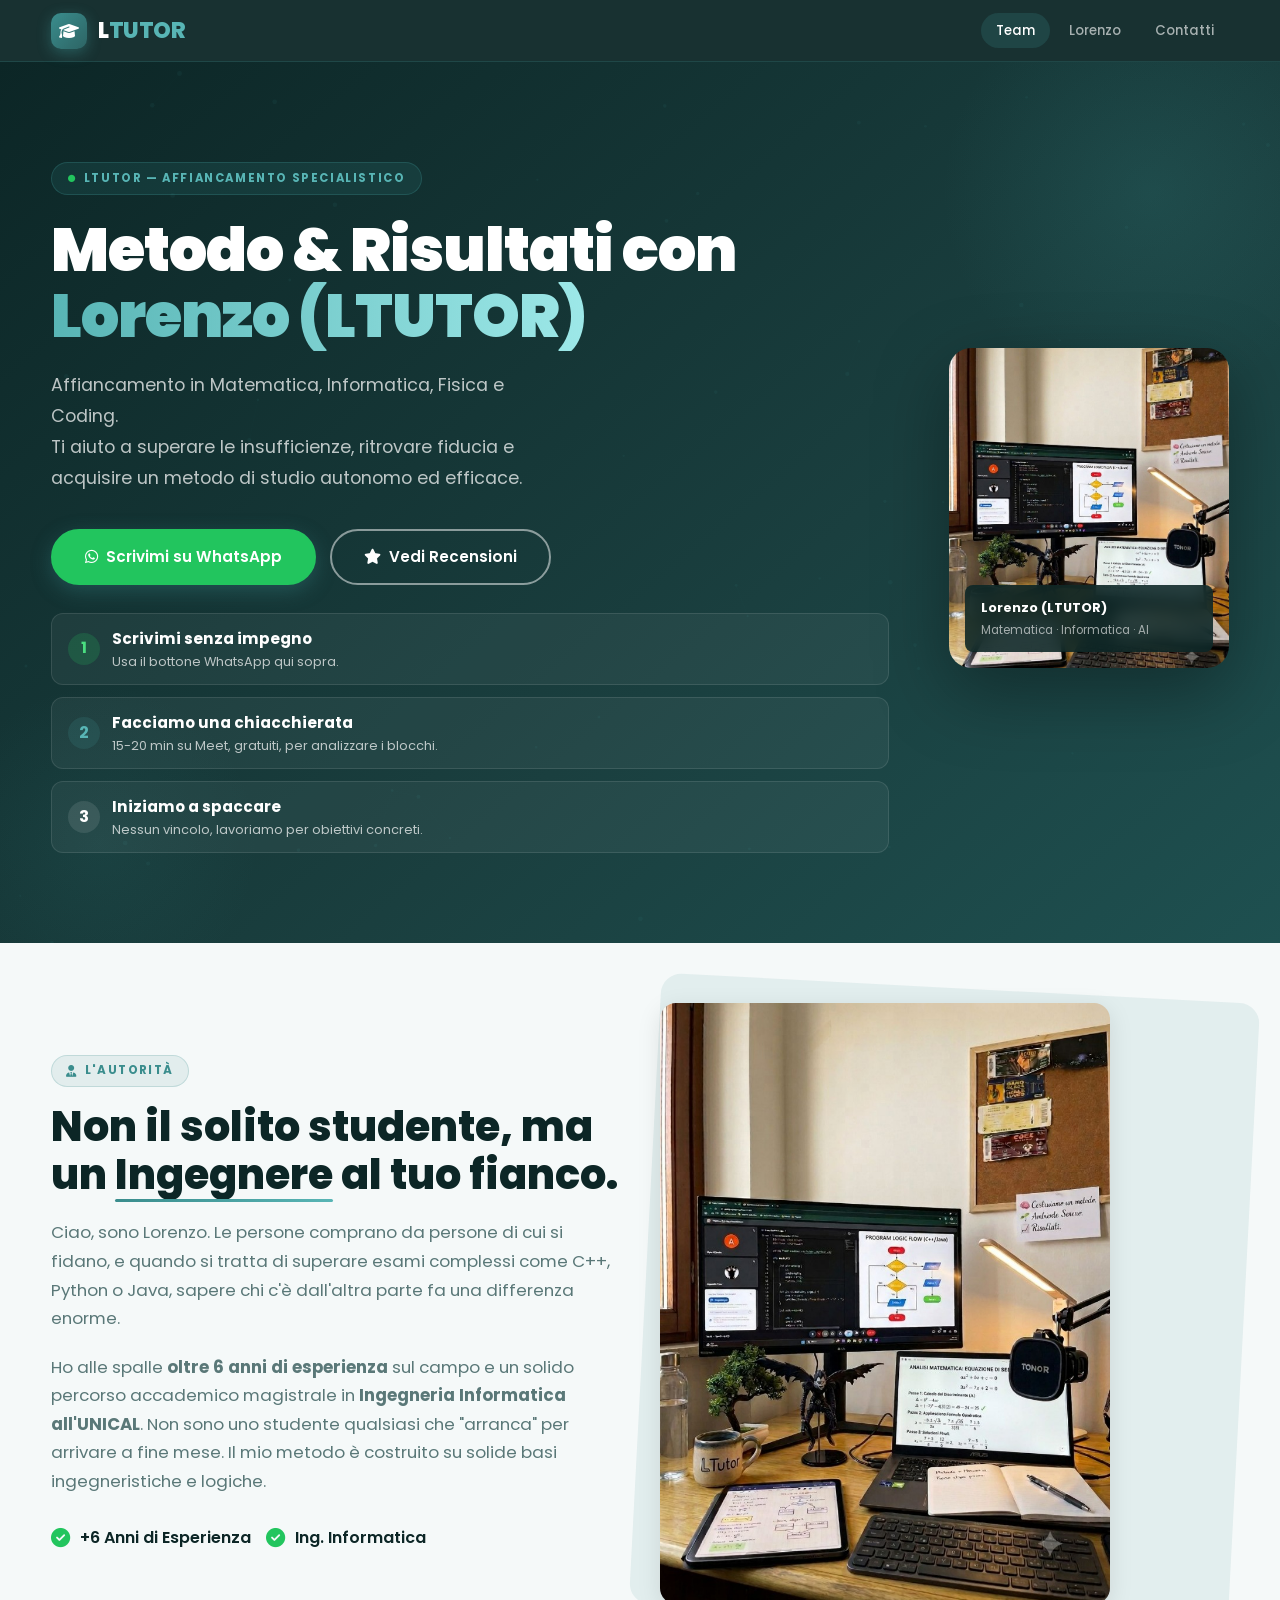
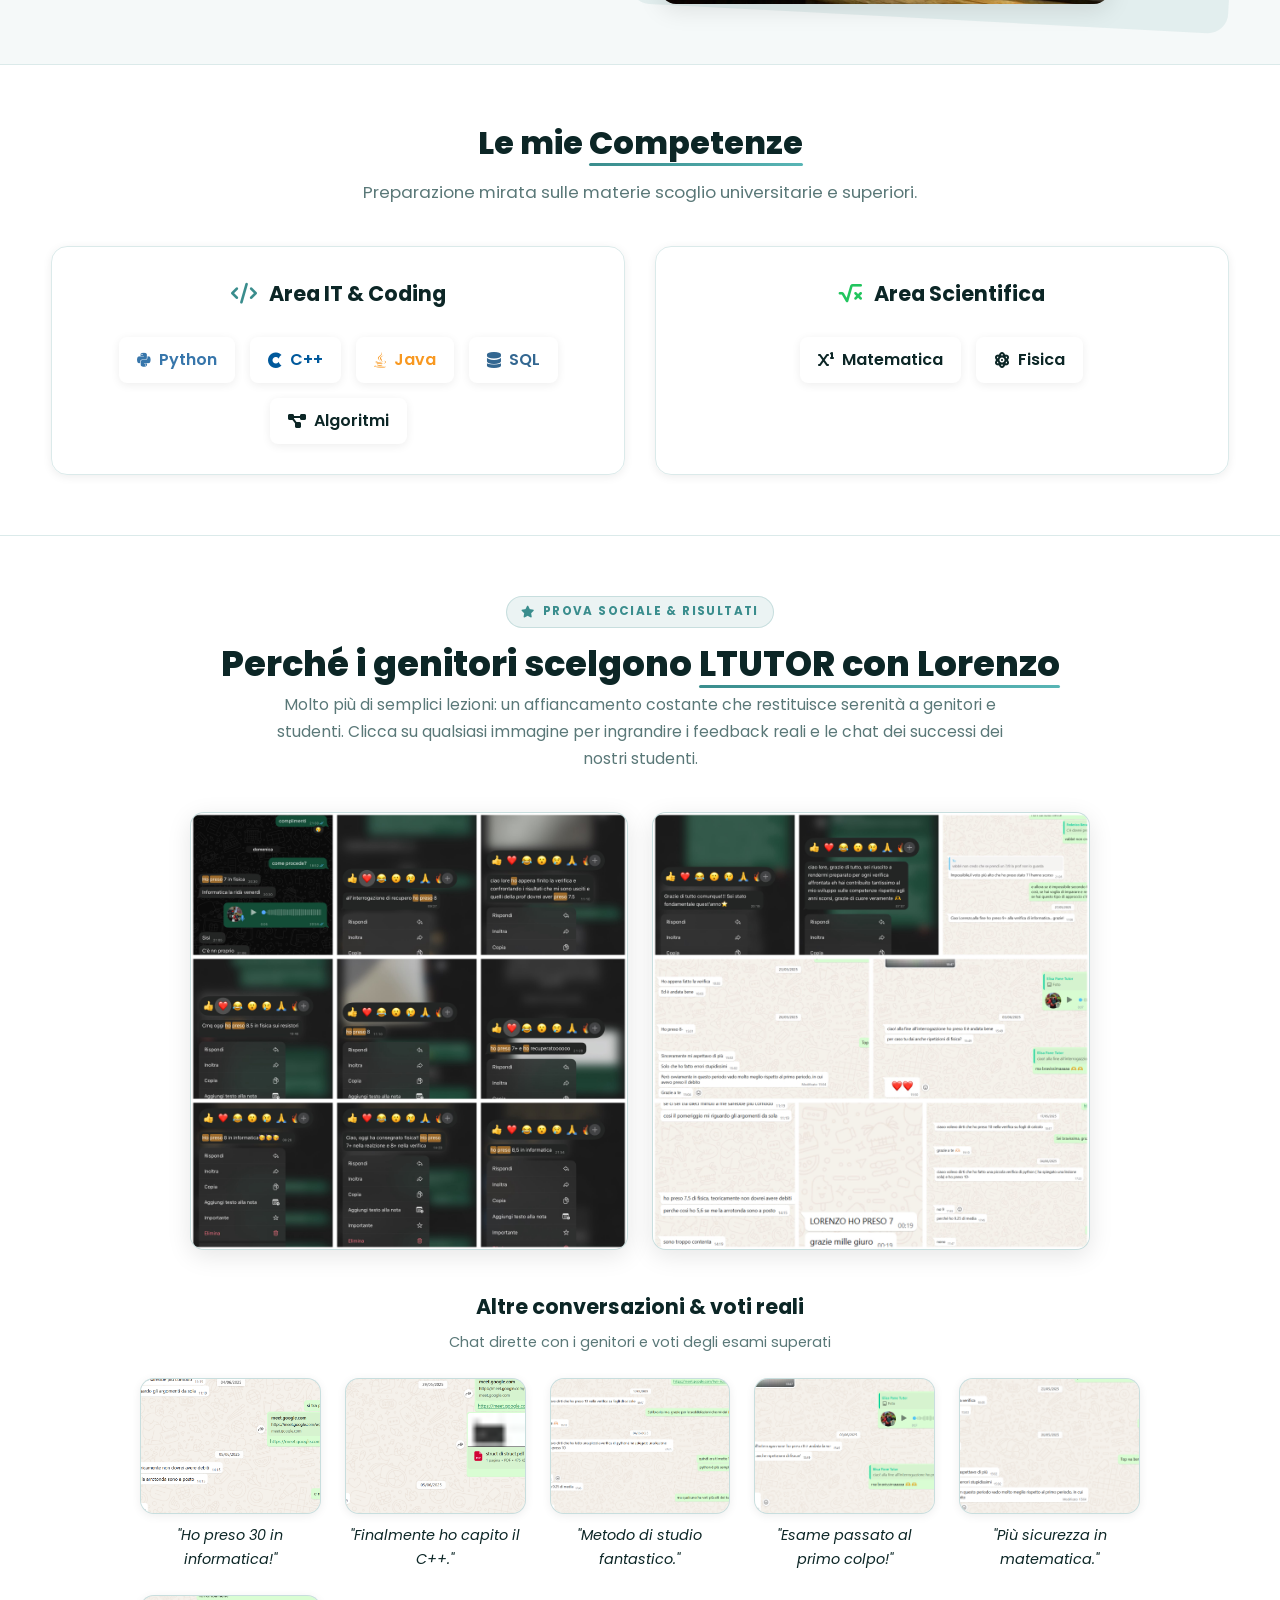
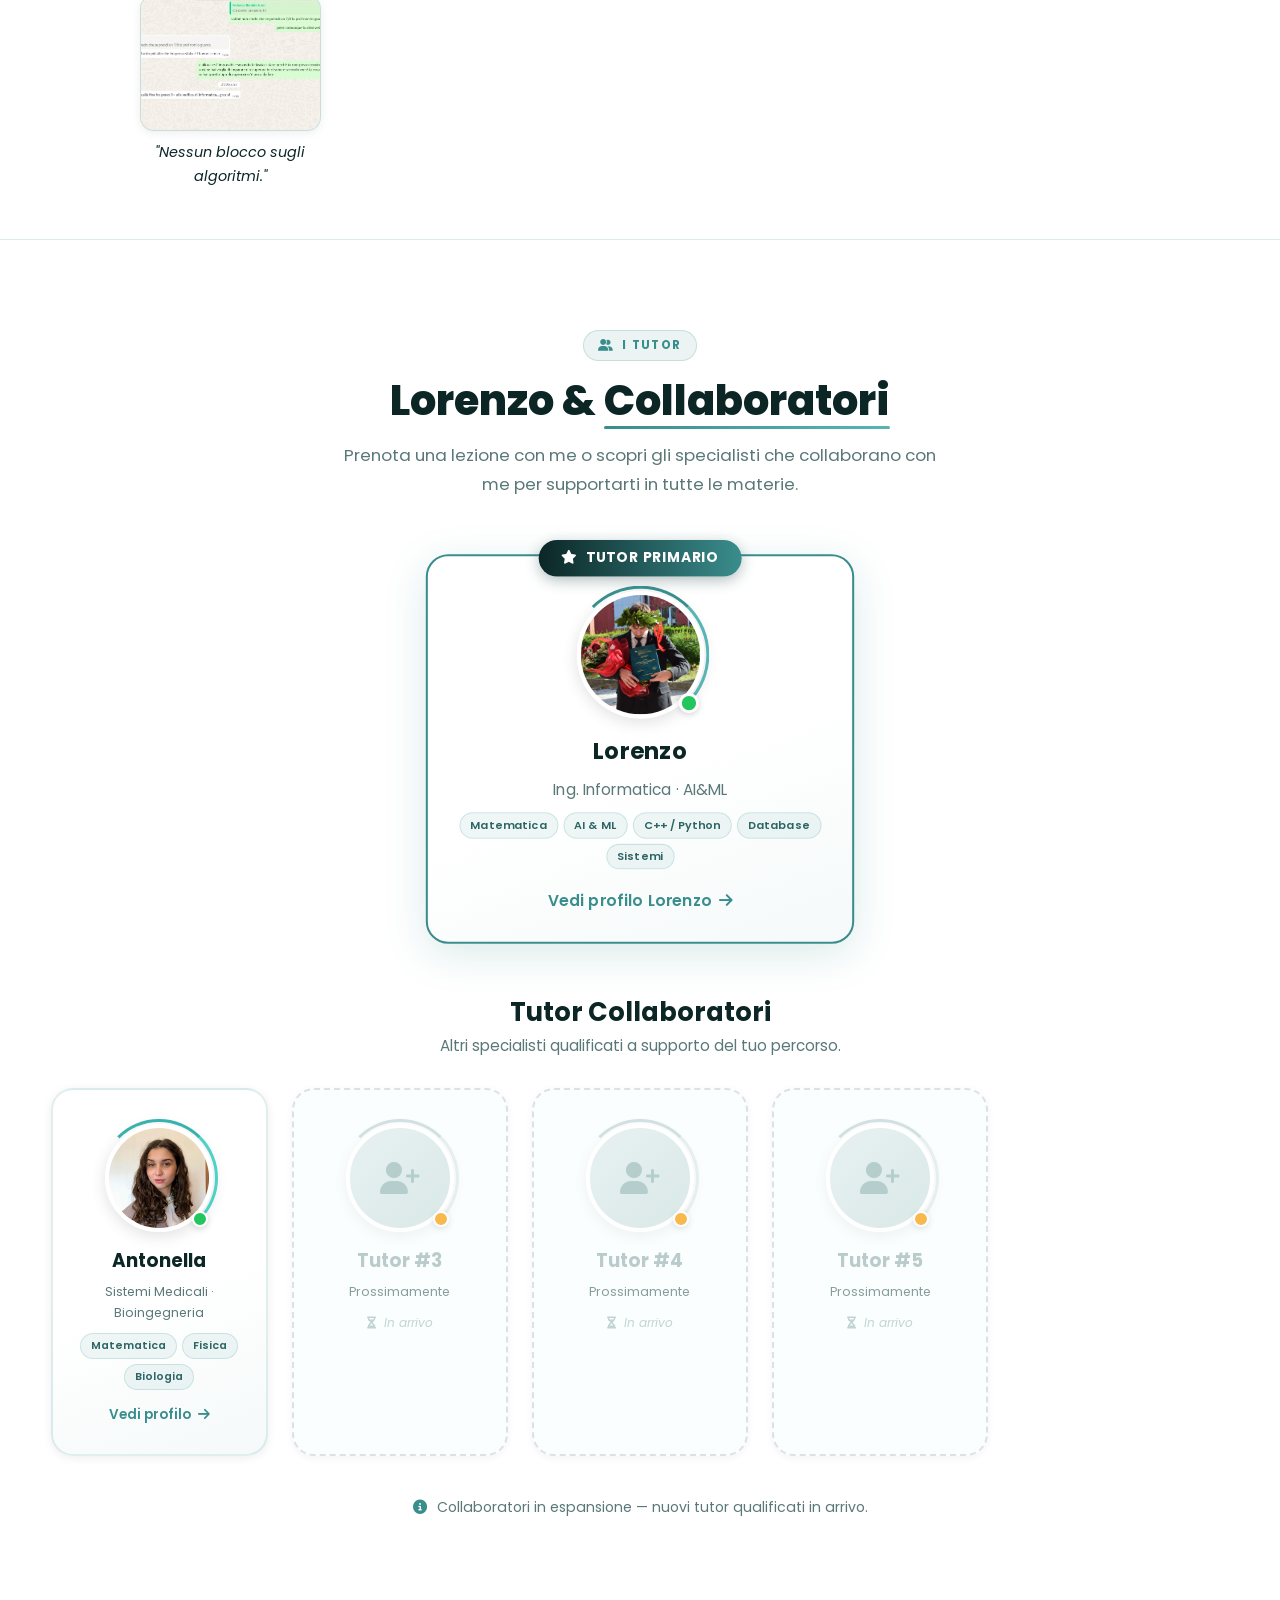
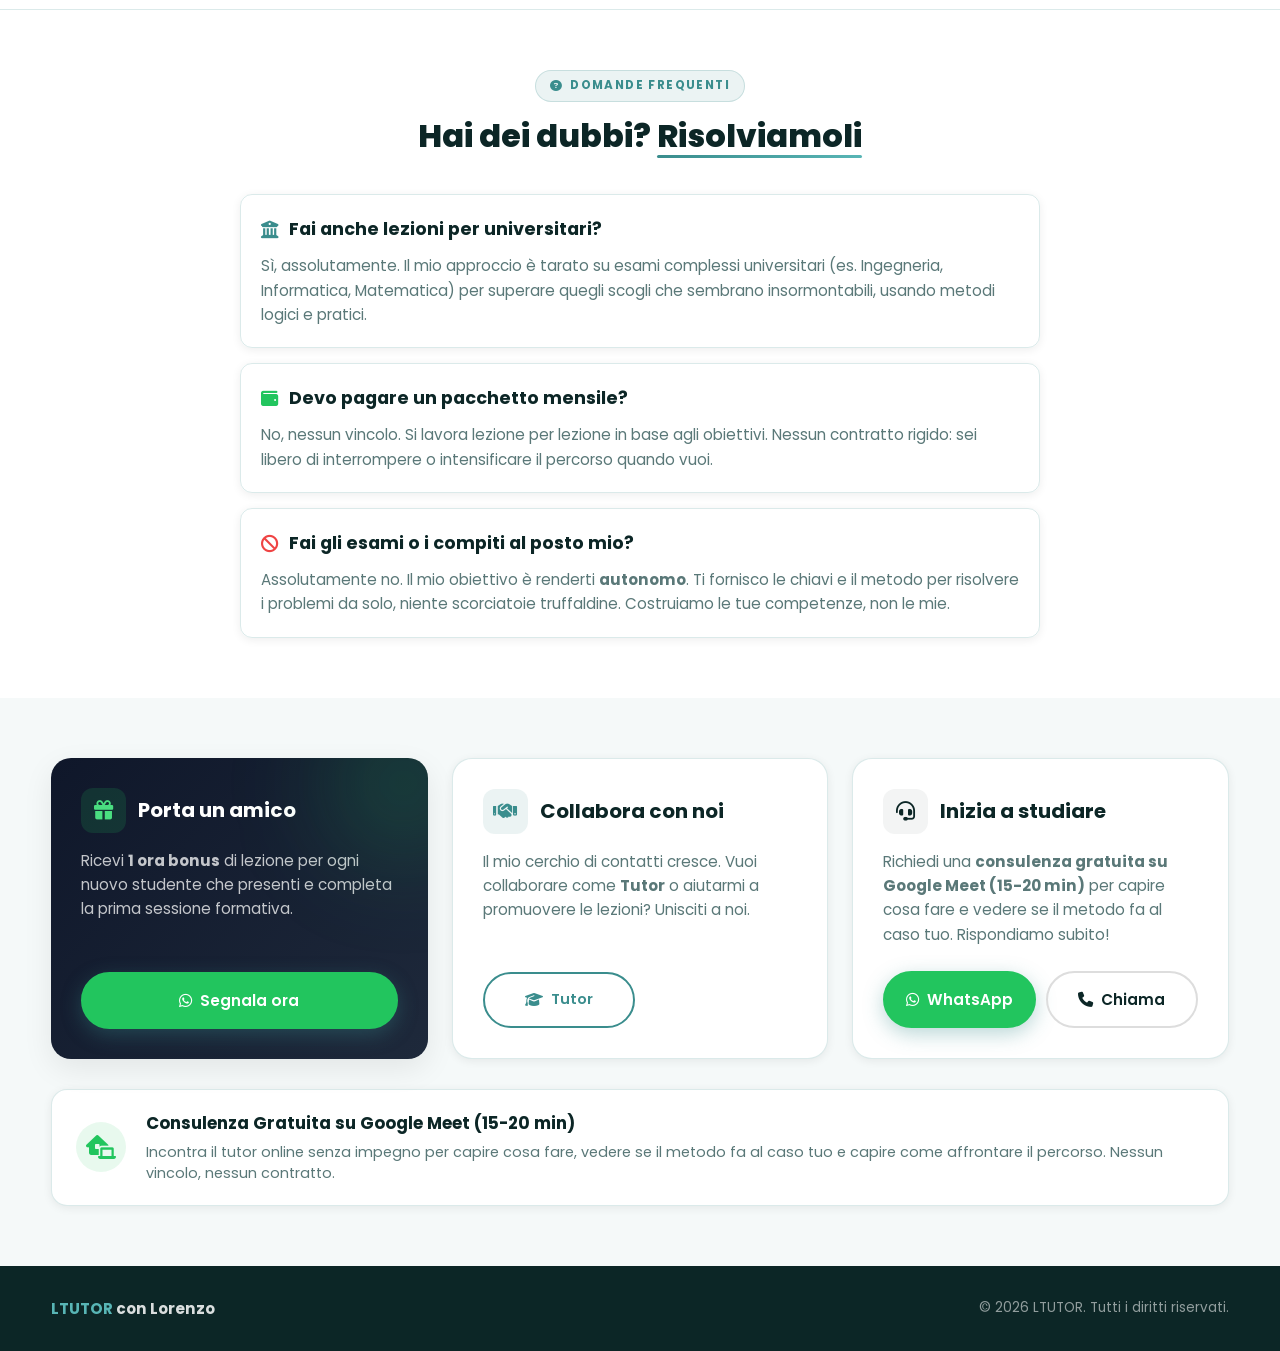
<file: index.html>
<!DOCTYPE html>
<html lang="it">
<head>
    <meta charset="UTF-8">
    <meta name="viewport" content="width=device-width, initial-scale=1.0">
    <title>LTUTOR — Affiancamento Specialistico in Informatica e Matematica</title>
    <meta name="description" content="Prendi insufficienze anche se studi per ore? Scopri l'approccio logico di LTUTOR con Lorenzo per sbloccare il tuo metodo di studio in C++, Python e Matematica.">
    <!-- Open Graph -->
    <meta property="og:type"        content="website">
    <meta property="og:url"         content="https://ltutor.netlify.app/">
    <meta property="og:title"       content="LTUTOR — Affiancamento Specialistico con Lorenzo">
    <meta property="og:description" content="Supera i blocchi in Matematica, C++, Python e Java con un metodo ingegneristico. Prenota una consulenza gratuita di 15 min.">
    <meta property="og:image"       content="https://ltutor.netlify.app/images/postazione.jpg?v=2">
    <!-- Twitter -->
    <meta name="twitter:card"        content="summary_large_image">
    <meta name="twitter:url"         content="https://ltutor.netlify.app/">
    <meta name="twitter:title"       content="LTUTOR — Affiancamento Specialistico con Lorenzo">
    <meta name="twitter:description" content="Supera i blocchi in Matematica, C++, Python e Java con un metodo ingegneristico. Prenota una consulenza gratuita di 15 min.">
    <meta name="twitter:image"       content="https://ltutor.netlify.app/images/postazione.jpg?v=2">
    <!-- Keywords -->
    <meta name="keywords" content="ripetizioni, matematica, informatica, lezioni private, esami, compiti, C++, Python, Flowchart, LTUTOR">
    <!-- Google Analytics -->
    <script async src="https://www.googletagmanager.com/gtag/js?id=G-WGG9PG4QGE"></script>
    <script>
      window.dataLayer = window.dataLayer || [];
      function gtag(){dataLayer.push(arguments);}
      gtag('js', new Date());
      gtag('config', 'G-WGG9PG4QGE');
    </script>
    <!-- Umami Analytics -->
    <script defer src="https://cloud.umami.is/script.js" data-website-id="7c07bd4c-2c8f-4913-add2-483f84793d43"></script>
    <link rel="stylesheet" href="https://cdnjs.cloudflare.com/ajax/libs/font-awesome/6.4.0/css/all.min.css">
    <link href="https://fonts.googleapis.com/css2?family=Poppins:wght@300;400;500;600;700;800;900&display=swap" rel="stylesheet">
    <link rel="stylesheet" href="css/style.css">
    <link rel="icon" href="images/favicon.png" type="image/png">
</head>
<body>

    <!-- NAVBAR -->
    <nav class="ltutor-navbar" id="navbar">
        <div class="container navbar-inner">
            <a href="index.html" class="ltutor-logo">
                <div class="ltutor-logo-icon">
                    <i class="fas fa-graduation-cap"></i>
                </div>
                <span class="ltutor-wordmark">
                    <span class="lt-l">L</span><span class="lt-tutor">TUTOR</span>
                </span>
            </a>
            
            <nav class="ltutor-nav-links desktop-only">
                <a href="#team" class="active-page">Team</a>
                <a href="team/lorenzo.html">Lorenzo</a>
                <a href="#azioni" class="nav-cta">Contatti</a>
            </nav>

            <button class="mobile-toggle" id="mobile-toggle" aria-label="Toggle Menu">
                <span></span>
                <span></span>
            </button>
        </div>
    </nav>

    <!-- MOBILE NAV OVERLAY -->
    <div class="mobile-nav" id="mobile-nav">
        <div class="mobile-nav-inner">
            <a href="index.html" class="mobile-nav-link active">Team</a>
            <a href="team/lorenzo.html" class="mobile-nav-link">Lorenzo</a>
            <a href="#azioni" class="mobile-nav-link cta">Contatti</a>
        </div>
    </div>

    <!-- HERO -->
    <section class="hero" id="home">
        <!-- Particles AI background -->
        <canvas id="hero-particles" style="position: absolute; top:0; left:0; width:100%; height:100%; pointer-events: none; opacity: 0.22;"></canvas>
        
        <div class="container">
            <div class="hero-inner" style="position:relative; z-index:2;">
                <div class="hero-text">
                    <div class="hero-badge">
                        <i class="fas fa-circle" style="font-size:0.45rem; color:#22c55e;"></i>
                        LTUTOR — Affiancamento Specialistico
                    </div>
                    <h1>Metodo & Risultati con<br><em>Lorenzo (LTUTOR)</em></h1>
                    <p class="hero-desc">
                        Affiancamento in Matematica, Informatica, Fisica e Coding.<br>
                        Ti aiuto a superare le insufficienze, ritrovare fiducia e acquisire un metodo di studio autonomo ed efficace.
                    </p>
                    <div class="hero-actions">
                        <a href="https://wa.me/393518933300" target="_blank" rel="noopener" class="btn btn-primary" style="background: #22c55e; border-color: #22c55e;">
                            <i class="fab fa-whatsapp"></i> Scrivimi su WhatsApp
                        </a>
                        <a href="#recensioni-evidenza" class="btn btn-outline">
                            <i class="fas fa-star"></i> Vedi Recensioni
                        </a>
                    </div>
                    <!-- COME FUNZIONA (3 STEPS) -->
                    <div style="margin-top:28px; display:flex; flex-direction:column; gap:12px;">
                        <div style="display:flex; align-items:center; gap:12px; background:rgba(255,255,255,0.05); border:1px solid rgba(255,255,255,0.1); border-radius:12px; padding:12px 16px;">
                            <div style="width:32px; height:32px; border-radius:50%; background:rgba(34,197,94,0.2); color:#4ade80; display:flex; align-items:center; justify-content:center; font-weight:700; flex-shrink:0;">1</div>
                            <div>
                                <h4 style="margin:0; font-size:0.95rem; color:white;">Scrivimi senza impegno</h4>
                                <p style="margin:0; font-size:0.8rem; color:rgba(255,255,255,0.7);">Usa il bottone WhatsApp qui sopra.</p>
                            </div>
                        </div>
                        <div style="display:flex; align-items:center; gap:12px; background:rgba(255,255,255,0.05); border:1px solid rgba(255,255,255,0.1); border-radius:12px; padding:12px 16px;">
                            <div style="width:32px; height:32px; border-radius:50%; background:rgba(58,141,141,0.2); color:var(--c-accent-lt); display:flex; align-items:center; justify-content:center; font-weight:700; flex-shrink:0;">2</div>
                            <div>
                                <h4 style="margin:0; font-size:0.95rem; color:white;">Facciamo una chiacchierata</h4>
                                <p style="margin:0; font-size:0.8rem; color:rgba(255,255,255,0.7);">15-20 min su Meet, gratuiti, per analizzare i blocchi.</p>
                            </div>
                        </div>
                        <div style="display:flex; align-items:center; gap:12px; background:rgba(255,255,255,0.05); border:1px solid rgba(255,255,255,0.1); border-radius:12px; padding:12px 16px;">
                            <div style="width:32px; height:32px; border-radius:50%; background:rgba(255,255,255,0.1); color:white; display:flex; align-items:center; justify-content:center; font-weight:700; flex-shrink:0;">3</div>
                            <div>
                                <h4 style="margin:0; font-size:0.95rem; color:white;">Iniziamo a spaccare</h4>
                                <p style="margin:0; font-size:0.8rem; color:rgba(255,255,255,0.7);">Nessun vincolo, lavoriamo per obiettivi concreti.</p>
                            </div>
                        </div>
                    </div>
                </div>
                <div class="hero-visual">
                    <div class="hero-img-card">
                        <img src="images/postazione.jpg?v=2" alt="Lorenzo Tutor Postazione">
                        <div class="hero-img-badge">
                            <strong>Lorenzo (LTUTOR)</strong>
                            <small>Matematica · Informatica · AI</small>
                        </div>
                    </div>
                </div>
            </div>
        </div>
    </section>
    </section>

    <!-- CHI SONO -->
    <section class="section" id="chi-sono" style="padding: 60px 0; background: var(--c-light);">
        <div class="container">
            <div style="display: flex; flex-wrap: wrap; align-items: center; gap: 40px;">
                <div style="flex: 1; min-width: 300px;">
                    <div class="section-tag"><i class="fas fa-user-tie"></i> L'Autorità</div>
                    <h2 class="section-title" style="margin-bottom: 20px;">Non il solito studente, ma un <span class="underline-accent">Ingegnere</span> al tuo fianco.</h2>
                    <p style="color: var(--c-text-muted); font-size: 1.05rem; line-height: 1.7; margin-bottom: 20px;">
                        Ciao, sono Lorenzo. Le persone comprano da persone di cui si fidano, e quando si tratta di superare esami complessi come C++, Python o Java, sapere chi c'è dall'altra parte fa una differenza enorme.
                    </p>
                    <p style="color: var(--c-text-muted); font-size: 1.05rem; line-height: 1.7; margin-bottom: 20px;">
                        Ho alle spalle <strong>oltre 6 anni di esperienza</strong> sul campo e un solido percorso accademico magistrale in <strong>Ingegneria Informatica all'UNICAL</strong>. Non sono uno studente qualsiasi che "arranca" per arrivare a fine mese. Il mio metodo è costruito su solide basi ingegneristiche e logiche.
                    </p>
                    <div style="display: flex; gap: 15px; margin-top: 30px;">
                        <div style="display: flex; align-items: center; gap: 10px;">
                            <i class="fas fa-check-circle" style="color: #22c55e; font-size: 1.2rem;"></i>
                            <span style="font-weight: 600; color: var(--c-dark);">+6 Anni di Esperienza</span>
                        </div>
                        <div style="display: flex; align-items: center; gap: 10px;">
                            <i class="fas fa-check-circle" style="color: #22c55e; font-size: 1.2rem;"></i>
                            <span style="font-weight: 600; color: var(--c-dark);">Ing. Informatica</span>
                        </div>
                    </div>
                </div>
                <div style="flex: 1; min-width: 300px; text-align: center; position: relative;">
                    <div style="position: absolute; inset: -15px; background: rgba(58,141,141,0.1); border-radius: 20px; z-index: 0; transform: rotate(3deg);"></div>
                    <img src="images/postazione.jpg?v=2" alt="Lorenzo alla postazione" style="width: 100%; max-width: 450px; border-radius: 16px; position: relative; z-index: 1; box-shadow: var(--shadow-md);">
                </div>
            </div>
        </div>
    </section>

    <!-- MATERIE E TECNOLOGIE -->
    <section class="section" id="materie" style="padding: 60px 0; background: var(--c-white); border-top: 1px solid var(--c-border); border-bottom: 1px solid var(--c-border);">
        <div class="container">
            <div class="section-header" style="margin-bottom: 40px;">
                <h2 class="section-title" style="font-size: 2rem;">Le mie <span class="underline-accent">Competenze</span></h2>
                <p class="section-subtitle mt-16">
                    Preparazione mirata sulle materie scoglio universitarie e superiori.
                </p>
            </div>
            
            <div style="display: grid; grid-template-columns: repeat(auto-fit, minmax(280px, 1fr)); gap: 30px;">
                <!-- Area IT / Coding -->
                <div style="background: var(--c-light); border-radius: 16px; padding: 30px; text-align: center; border: 1px solid var(--c-border); box-shadow: var(--shadow-sm);">
                    <h3 style="font-size: 1.3rem; margin-bottom: 25px; color: var(--c-dark);"><i class="fas fa-code" style="color: var(--c-accent); margin-right: 8px;"></i> Area IT & Coding</h3>
                    <div style="display: flex; flex-wrap: wrap; gap: 15px; justify-content: center;">
                        <span style="background: white; padding: 10px 18px; border-radius: 8px; font-weight: 600; color: #3776AB; box-shadow: var(--shadow-sm); display: flex; align-items: center; gap: 8px;"><i class="fab fa-python"></i> Python</span>
                        <span style="background: white; padding: 10px 18px; border-radius: 8px; font-weight: 600; color: #00599C; box-shadow: var(--shadow-sm); display: flex; align-items: center; gap: 8px;"><i class="fab fa-cuttlefish"></i> C++</span>
                        <span style="background: white; padding: 10px 18px; border-radius: 8px; font-weight: 600; color: #f89820; box-shadow: var(--shadow-sm); display: flex; align-items: center; gap: 8px;"><i class="fab fa-java"></i> Java</span>
                        <span style="background: white; padding: 10px 18px; border-radius: 8px; font-weight: 600; color: #336791; box-shadow: var(--shadow-sm); display: flex; align-items: center; gap: 8px;"><i class="fas fa-database"></i> SQL</span>
                        <span style="background: white; padding: 10px 18px; border-radius: 8px; font-weight: 600; color: var(--c-dark); box-shadow: var(--shadow-sm); display: flex; align-items: center; gap: 8px;"><i class="fas fa-project-diagram"></i> Algoritmi</span>
                    </div>
                </div>

                <!-- Area Scientifica -->
                <div style="background: var(--c-light); border-radius: 16px; padding: 30px; text-align: center; border: 1px solid var(--c-border); box-shadow: var(--shadow-sm);">
                    <h3 style="font-size: 1.3rem; margin-bottom: 25px; color: var(--c-dark);"><i class="fas fa-square-root-alt" style="color: #22c55e; margin-right: 8px;"></i> Area Scientifica</h3>
                    <div style="display: flex; flex-wrap: wrap; gap: 15px; justify-content: center;">
                        <span style="background: white; padding: 10px 18px; border-radius: 8px; font-weight: 600; color: var(--c-dark); box-shadow: var(--shadow-sm); display: flex; align-items: center; gap: 8px;"><i class="fas fa-superscript"></i> Matematica</span>
                        <span style="background: white; padding: 10px 18px; border-radius: 8px; font-weight: 600; color: var(--c-dark); box-shadow: var(--shadow-sm); display: flex; align-items: center; gap: 8px;"><i class="fas fa-atom"></i> Fisica</span>
                    </div>
                </div>
            </div>
        </div>
    </section>

    <!-- SEZIONE RECENSIONI EVIDENZA -->
    <section class="section recensioni-top" id="recensioni-evidenza" style="padding: 60px 0 50px; background: var(--c-white); border-bottom: 1px solid var(--c-border);">
        <div class="container">
            <div class="section-header" style="margin-bottom: 40px;">
                <div class="section-tag"><i class="fas fa-star"></i> Prova sociale & Risultati</div>
                <h2 class="section-title" style="font-size: 2.2rem; margin-bottom: 8px;">Perché i genitori scelgono <span class="underline-accent">LTUTOR con Lorenzo</span></h2>
                <p class="section-subtitle" style="font-size: 0.98rem; max-width: 750px; margin: 0 auto 30px;">
                    Molto più di semplici lezioni: un affiancamento costante che restituisce serenità a genitori e studenti. 
                    Clicca su qualsiasi immagine per ingrandire i feedback reali e le chat dei successi dei nostri studenti.
                </p>
            </div>
            
            <!-- I COLLAGE DI RECENSIONI IN EVIDENZA -->
            <div class="gallery-grid collage-grid" style="display: grid; grid-template-columns: repeat(auto-fit, minmax(280px, 1fr)); gap: 24px; max-width: 900px; margin: 0 auto 40px;">
                <div class="gallery-item" style="border-radius: var(--radius-md); overflow: hidden; box-shadow: var(--shadow-md); border: 1px solid var(--c-border); transition: var(--ease); aspect-ratio: 1/1;">
                    <img src="images/referenze/RecensioniCollage1.jpg" alt="Raccolta Recensioni Collage 1" loading="lazy" style="width: 100%; height: 100%; object-fit: cover;">
                    <div class="gallery-overlay"><p><i class="fas fa-search-plus"></i> Ingrandisci Collage Recensioni 1</p></div>
                </div>
                <div class="gallery-item" style="border-radius: var(--radius-md); overflow: hidden; box-shadow: var(--shadow-md); border: 1px solid var(--c-border); transition: var(--ease); aspect-ratio: 1/1;">
                    <img src="images/referenze/RecensioniCollage2.jpg" alt="Raccolta Recensioni Collage 2" loading="lazy" style="width: 100%; height: 100%; object-fit: cover;">
                    <div class="gallery-overlay"><p><i class="fas fa-search-plus"></i> Ingrandisci Collage Recensioni 2</p></div>
                </div>
            </div>

            <!-- LE ALTRE REFERENZE INDIVIDUALI -->
            <div style="text-align: center; margin-bottom: 24px;">
                <h3 style="font-size: 1.3rem; font-weight: 700; color: var(--c-dark); margin-bottom: 6px;">Altre conversazioni & voti reali</h3>
                <p style="color: var(--c-text-muted); font-size: 0.9rem;">Chat dirette con i genitori e voti degli esami superati</p>
            </div>

            <div class="gallery-grid" style="display: grid; grid-template-columns: repeat(auto-fill, minmax(180px, 1fr)); gap: 24px; max-width: 1000px; margin: 0 auto;">
                <div style="display: flex; flex-direction: column; gap: 10px;">
                    <div class="gallery-item" style="border-radius: var(--radius-md); overflow: hidden; box-shadow: var(--shadow-sm); border: 1px solid var(--c-border); transition: var(--ease); aspect-ratio: 4/3;">
                        <img src="images/referenze/referenza-1.png" alt="Testimonianza 1" loading="lazy" style="width: 100%; height: 100%; object-fit: cover;">
                        <div class="gallery-overlay"><p><i class="fas fa-search-plus"></i> Ingrandisci</p></div>
                    </div>
                    <p style="font-size: 0.9rem; font-style: italic; color: var(--c-dark); text-align: center; margin: 0; padding: 0 5px;">"Ho preso 30 in informatica!"</p>
                </div>
                <div style="display: flex; flex-direction: column; gap: 10px;">
                    <div class="gallery-item" style="border-radius: var(--radius-md); overflow: hidden; box-shadow: var(--shadow-sm); border: 1px solid var(--c-border); transition: var(--ease); aspect-ratio: 4/3;">
                        <img src="images/referenze/referenza-2.png" alt="Testimonianza 2" loading="lazy" style="width: 100%; height: 100%; object-fit: cover;">
                        <div class="gallery-overlay"><p><i class="fas fa-search-plus"></i> Ingrandisci</p></div>
                    </div>
                    <p style="font-size: 0.9rem; font-style: italic; color: var(--c-dark); text-align: center; margin: 0; padding: 0 5px;">"Finalmente ho capito il C++."</p>
                </div>
                <div style="display: flex; flex-direction: column; gap: 10px;">
                    <div class="gallery-item" style="border-radius: var(--radius-md); overflow: hidden; box-shadow: var(--shadow-sm); border: 1px solid var(--c-border); transition: var(--ease); aspect-ratio: 4/3;">
                        <img src="images/referenze/referenza-3.png" alt="Testimonianza 3" loading="lazy" style="width: 100%; height: 100%; object-fit: cover;">
                        <div class="gallery-overlay"><p><i class="fas fa-search-plus"></i> Ingrandisci</p></div>
                    </div>
                    <p style="font-size: 0.9rem; font-style: italic; color: var(--c-dark); text-align: center; margin: 0; padding: 0 5px;">"Metodo di studio fantastico."</p>
                </div>
                <div style="display: flex; flex-direction: column; gap: 10px;">
                    <div class="gallery-item" style="border-radius: var(--radius-md); overflow: hidden; box-shadow: var(--shadow-sm); border: 1px solid var(--c-border); transition: var(--ease); aspect-ratio: 4/3;">
                        <img src="images/referenze/referenza-4.png" alt="Testimonianza 4" loading="lazy" style="width: 100%; height: 100%; object-fit: cover;">
                        <div class="gallery-overlay"><p><i class="fas fa-search-plus"></i> Ingrandisci</p></div>
                    </div>
                    <p style="font-size: 0.9rem; font-style: italic; color: var(--c-dark); text-align: center; margin: 0; padding: 0 5px;">"Esame passato al primo colpo!"</p>
                </div>
                <div style="display: flex; flex-direction: column; gap: 10px;">
                    <div class="gallery-item" style="border-radius: var(--radius-md); overflow: hidden; box-shadow: var(--shadow-sm); border: 1px solid var(--c-border); transition: var(--ease); aspect-ratio: 4/3;">
                        <img src="images/referenze/referenza-5.png" alt="Testimonianza 5" loading="lazy" style="width: 100%; height: 100%; object-fit: cover;">
                        <div class="gallery-overlay"><p><i class="fas fa-search-plus"></i> Ingrandisci</p></div>
                    </div>
                    <p style="font-size: 0.9rem; font-style: italic; color: var(--c-dark); text-align: center; margin: 0; padding: 0 5px;">"Più sicurezza in matematica."</p>
                </div>
                <div style="display: flex; flex-direction: column; gap: 10px;">
                    <div class="gallery-item" style="border-radius: var(--radius-md); overflow: hidden; box-shadow: var(--shadow-sm); border: 1px solid var(--c-border); transition: var(--ease); aspect-ratio: 4/3;">
                        <img src="images/referenze/referenza-6.png" alt="Testimonianza 6" loading="lazy" style="width: 100%; height: 100%; object-fit: cover;">
                        <div class="gallery-overlay"><p><i class="fas fa-search-plus"></i> Ingrandisci</p></div>
                    </div>
                    <p style="font-size: 0.9rem; font-style: italic; color: var(--c-dark); text-align: center; margin: 0; padding: 0 5px;">"Nessun blocco sugli algoritmi."</p>
                </div>
            </div>
        </div>
    </section>

    <!-- TEAM GRID -->
    <section class="team-section" id="team">
        <div class="container">
            <div class="section-header">
                <div class="section-tag"><i class="fas fa-user-friends"></i> I Tutor</div>
                <h2 class="section-title">Lorenzo & <span class="underline-accent">Collaboratori</span></h2>
                <p class="section-subtitle mt-16">
                    Prenota una lezione con me o scopri gli specialisti che collaborano con me per supportarti in tutte le materie.
                </p>
            </div>

            <!-- LORENZO HIGHLIGHT (Tutor Primario) -->
            <div style="display: flex; justify-content: center; margin-bottom: 50px;">
                <a href="team/lorenzo.html" class="tutor-card active" id="card-lorenzo" style="width: 100%; max-width: 420px; box-shadow: 0 10px 40px rgba(58,141,141,0.18); border-color: var(--c-accent); transform: scale(1.02);">
                    <div class="coordinator-badge" style="font-size: 0.85rem; padding: 7px 22px; top: -16px; background: linear-gradient(90deg, var(--c-dark), var(--c-accent));"><i class="fas fa-star"></i> Tutor Primario</div>
                    <div class="tutor-photo-wrapper" style="width: 125px; height: 125px;">
                        <div class="tutor-photo-ring"></div>
                        <img src="images/lorenzo.jpg" alt="Lorenzo" class="tutor-photo" style="width: 125px; height: 125px;">
                        <div class="availability-dot available" title="Disponibile" style="width: 20px; height: 20px; border-width: 3px;"></div>
                    </div>
                    <div class="tutor-info">
                        <h3 class="tutor-name" style="font-size: 1.4rem;">Lorenzo</h3>
                        <p class="tutor-title" style="font-size: 0.95rem;">Ing. Informatica · AI&ML</p>
                        <div class="tutor-tags">
                            <span>Matematica</span>
                            <span>AI & ML</span>
                            <span>C++ / Python</span>
                            <span>Database</span>
                            <span>Sistemi</span>
                        </div>
                        <div class="tutor-cta" style="font-size: 0.95rem; margin-top: 12px;">Vedi profilo Lorenzo <i class="fas fa-arrow-right"></i></div>
                    </div>
                </a>
            </div>

            <div class="section-header" style="margin-bottom: 30px;">
                <h3 style="font-size: 1.6rem; font-weight: 700; color: var(--c-dark);">Tutor Collaboratori</h3>
                <p style="color: var(--c-text-muted); font-size: 0.95rem;">Altri specialisti qualificati a supporto del tuo percorso.</p>
            </div>

            <div class="tutors-grid">

                <!-- ANTONELLA -->
                <a href="team/antonella.html" class="tutor-card active" id="card-antonella" style="border-color: rgba(58,141,141,0.15); box-shadow: var(--shadow-sm);">
                    <div class="tutor-photo-wrapper">
                        <div class="tutor-photo-ring" style="border-top-color: #38b2ac; border-right-color: #4fd1c5;"></div>
                        <img src="images/antonella.jpg" alt="Antonella" class="tutor-photo">
                        <div class="availability-dot available" title="Disponibile"></div>
                    </div>
                    <div class="tutor-info">
                        <h3 class="tutor-name">Antonella</h3>
                        <p class="tutor-title">Sistemi Medicali · Bioingegneria</p>
                        <div class="tutor-tags">
                            <span>Matematica</span>
                            <span>Fisica</span>
                            <span>Biologia</span>
                        </div>
                        <div class="tutor-cta">Vedi profilo <i class="fas fa-arrow-right"></i></div>
                    </div>
                </a>

                <!-- TUTOR 3 -->
                <a href="team/tutor3.html" class="tutor-card tbd" id="card-tutor3">
                    <div class="tutor-photo-wrapper">
                        <div class="tutor-photo-ring tbd-ring"></div>
                        <div class="tutor-photo-empty"><i class="fas fa-user-plus"></i></div>
                        <div class="availability-dot coming-soon" title="Prossimamente"></div>
                    </div>
                    <div class="tutor-info">
                        <h3 class="tutor-name tbd-name">Tutor #3</h3>
                        <p class="tutor-title">Prossimamente</p>
                        <div class="tbd-label"><i class="fas fa-hourglass-half"></i> In arrivo</div>
                    </div>
                </a>

                <!-- TUTOR 4 -->
                <a href="team/tutor4.html" class="tutor-card tbd" id="card-tutor4">
                    <div class="tutor-photo-wrapper">
                        <div class="tutor-photo-ring tbd-ring"></div>
                        <div class="tutor-photo-empty"><i class="fas fa-user-plus"></i></div>
                        <div class="availability-dot coming-soon" title="Prossimamente"></div>
                    </div>
                    <div class="tutor-info">
                        <h3 class="tutor-name tbd-name">Tutor #4</h3>
                        <p class="tutor-title">Prossimamente</p>
                        <div class="tbd-label"><i class="fas fa-hourglass-half"></i> In arrivo</div>
                    </div>
                </a>

                <!-- TUTOR 5 -->
                <a href="team/tutor5.html" class="tutor-card tbd" id="card-tutor5">
                    <div class="tutor-photo-wrapper">
                        <div class="tutor-photo-ring tbd-ring"></div>
                        <div class="tutor-photo-empty"><i class="fas fa-user-plus"></i></div>
                        <div class="availability-dot coming-soon" title="Prossimamente"></div>
                    </div>
                    <div class="tutor-info">
                        <h3 class="tutor-name tbd-name">Tutor #5</h3>
                        <p class="tutor-title">Prossimamente</p>
                        <div class="tbd-label"><i class="fas fa-hourglass-half"></i> In arrivo</div>
                    </div>
                </a>

            </div>
 
            <p class="text-center text-muted mt-40" style="font-size:0.88rem;">
                <i class="fas fa-info-circle" style="margin-right:6px; color:var(--c-accent);"></i>
                Collaboratori in espansione — nuovi tutor qualificati in arrivo.
            </p>
        </div>
    </section>
    <!-- FAQ -->
    <section class="section" id="faq" style="padding: 60px 0; background: var(--c-white); border-top: 1px solid var(--c-border);">
        <div class="container" style="max-width: 800px;">
            <div class="section-header" style="margin-bottom: 40px; text-align: center;">
                <div class="section-tag"><i class="fas fa-question-circle"></i> Domande Frequenti</div>
                <h2 class="section-title" style="font-size: 2rem;">Hai dei dubbi? <span class="underline-accent">Risolviamoli</span></h2>
            </div>
            
            <div style="display: flex; flex-direction: column; gap: 15px;">
                <div style="background: var(--c-light); border: 1px solid var(--c-border); border-radius: 12px; padding: 20px; box-shadow: var(--shadow-sm);">
                    <h4 style="margin: 0 0 10px 0; font-size: 1.1rem; color: var(--c-dark); display: flex; align-items: center; gap: 10px;">
                        <i class="fas fa-university" style="color: var(--c-accent);"></i> Fai anche lezioni per universitari?
                    </h4>
                    <p style="margin: 0; color: var(--c-text-muted); font-size: 0.95rem; line-height: 1.6;">
                        Sì, assolutamente. Il mio approccio è tarato su esami complessi universitari (es. Ingegneria, Informatica, Matematica) per superare quegli scogli che sembrano insormontabili, usando metodi logici e pratici.
                    </p>
                </div>
                <div style="background: var(--c-light); border: 1px solid var(--c-border); border-radius: 12px; padding: 20px; box-shadow: var(--shadow-sm);">
                    <h4 style="margin: 0 0 10px 0; font-size: 1.1rem; color: var(--c-dark); display: flex; align-items: center; gap: 10px;">
                        <i class="fas fa-wallet" style="color: #22c55e;"></i> Devo pagare un pacchetto mensile?
                    </h4>
                    <p style="margin: 0; color: var(--c-text-muted); font-size: 0.95rem; line-height: 1.6;">
                        No, nessun vincolo. Si lavora lezione per lezione in base agli obiettivi. Nessun contratto rigido: sei libero di interrompere o intensificare il percorso quando vuoi.
                    </p>
                </div>
                <div style="background: var(--c-light); border: 1px solid var(--c-border); border-radius: 12px; padding: 20px; box-shadow: var(--shadow-sm);">
                    <h4 style="margin: 0 0 10px 0; font-size: 1.1rem; color: var(--c-dark); display: flex; align-items: center; gap: 10px;">
                        <i class="fas fa-ban" style="color: #ef4444;"></i> Fai gli esami o i compiti al posto mio?
                    </h4>
                    <p style="margin: 0; color: var(--c-text-muted); font-size: 0.95rem; line-height: 1.6;">
                        Assolutamente no. Il mio obiettivo è renderti <strong>autonomo</strong>. Ti fornisco le chiavi e il metodo per risolvere i problemi da solo, niente scorciatoie truffaldine. Costruiamo le tue competenze, non le mie.
                    </p>
                </div>
            </div>
        </div>
    </section>

    <!-- ACTION HUB COMPATTO -->
    <section class="section" id="azioni" style="padding: 60px 0; background: var(--c-light);">
        <div class="container">
            <div class="action-hub-grid" style="display: grid; grid-template-columns: repeat(auto-fit, minmax(280px, 1fr)); gap: 24px; margin-bottom: 30px;">
                
                <!-- CARD 1: REFERRAL -->
                <div class="action-card" style="background: linear-gradient(135deg, #0f172a 0%, #1e293b 100%); color: white; border-radius: 20px; padding: 30px; position: relative; overflow: hidden; box-shadow: 0 10px 30px rgba(0,0,0,0.08); display: flex; flex-direction: column; height: 100%;">
                    <!-- Subtle glow -->
                    <div style="position: absolute; top: -50px; right: -50px; width: 150px; height: 150px; background: rgba(34,197,94,0.2); border-radius: 50%; filter: blur(50px); pointer-events: none;"></div>
                    
                    <div style="display: flex; align-items: center; gap: 12px; margin-bottom: 16px;">
                        <div style="width: 45px; height: 45px; border-radius: 12px; background: rgba(34,197,94,0.15); color: #4ade80; display: flex; align-items: center; justify-content: center; font-size: 1.2rem;">
                            <i class="fas fa-gift"></i>
                        </div>
                        <h3 style="font-weight: 700; margin: 0; font-size: 1.25rem;">Porta un amico</h3>
                    </div>
                    <p style="font-size: 0.95rem; color: rgba(255,255,255,0.75); margin-bottom: 24px; line-height: 1.6; flex-grow: 1;">
                        Ricevi <strong>1 ora bonus</strong> di lezione per ogni nuovo studente che presenti e completa la prima sessione formativa.
                    </p>
                    <a href="https://wa.me/393518933300" target="_blank" rel="noopener" class="btn btn-primary" style="background: #22c55e; border-color: #22c55e; width: 100%; padding: 14px; font-size: 0.95rem; display: flex; justify-content: center; align-items: center; margin-top: auto;">
                        <i class="fab fa-whatsapp"></i> Segnala ora
                    </a>
                </div>
 
                <!-- CARD 2: RECRUITING -->
                <div class="action-card" style="background: white; border-radius: 20px; padding: 30px; box-shadow: var(--shadow-sm); border: 1px solid var(--c-border); display: flex; flex-direction: column; height: 100%;">
                    
                    <div style="display: flex; align-items: center; gap: 12px; margin-bottom: 16px;">
                        <div style="width: 45px; height: 45px; border-radius: 12px; background: rgba(58,141,141,0.1); color: var(--c-accent); display: flex; align-items: center; justify-content: center; font-size: 1.2rem;">
                            <i class="fas fa-handshake"></i>
                        </div>
                        <h3 style="font-weight: 700; margin: 0; font-size: 1.25rem; color: var(--c-dark);">Collabora con noi</h3>
                    </div>
                    <p style="font-size: 0.95rem; color: var(--c-text-muted); margin-bottom: 24px; line-height: 1.6; flex-grow: 1;">
                        Il mio cerchio di contatti cresce. Vuoi collaborare come <strong>Tutor</strong> o aiutarmi a promuovere le lezioni? Unisciti a noi.
                    </p>
                    <div style="display: flex; gap: 10px; margin-top: auto;">
                        <a href="https://wa.me/393518933300" target="_blank" rel="noopener" class="btn btn-outline" style="flex: 1; padding: 14px 0; font-size: 0.9rem; border-color: var(--c-accent); color: var(--c-accent); display: flex; justify-content: center; align-items: center; text-align: center;">
                            <i class="fas fa-graduation-cap"></i> Tutor
                        </a>
                        <a href="https://wa.me/393518933300" target="_blank" rel="noopener" class="btn btn-outline" style="flex: 1; padding: 14px 0; font-size: 0.9rem; display: flex; justify-content: center; align-items: center; text-align: center;">
                            <i class="fas fa-bullhorn"></i> Promoter
                        </a>
                    </div>
                </div>
 
                <!-- CARD 3: CONTACT -->
                <div class="action-card" style="background: white; border-radius: 20px; padding: 30px; box-shadow: var(--shadow-sm); border: 1px solid var(--c-border); display: flex; flex-direction: column; height: 100%;">
                    
                    <div style="display: flex; align-items: center; gap: 12px; margin-bottom: 16px;">
                        <div style="width: 45px; height: 45px; border-radius: 12px; background: rgba(33,37,41,0.05); color: var(--c-dark); display: flex; align-items: center; justify-content: center; font-size: 1.2rem;">
                            <i class="fas fa-headset"></i>
                        </div>
                        <h3 style="font-weight: 700; margin: 0; font-size: 1.25rem; color: var(--c-dark);">Inizia a studiare</h3>
                    </div>
                    <p style="font-size: 0.95rem; color: var(--c-text-muted); margin-bottom: 24px; line-height: 1.6; flex-grow: 1;">
                        Richiedi una <strong>consulenza gratuita su Google Meet (15-20 min)</strong> per capire cosa fare e vedere se il metodo fa al caso tuo. Rispondiamo subito!
                    </p>
                    <div style="display: flex; gap: 10px; margin-top: auto;">
                        <a href="https://wa.me/393518933300" target="_blank" rel="noopener" class="btn btn-primary" style="flex: 1; background: #22c55e; border-color: #22c55e; padding: 14px 0; font-size: 0.95rem; display: flex; justify-content: center; align-items: center; text-align: center;">
                            <i class="fab fa-whatsapp"></i> WhatsApp
                        </a>
                        <a href="tel:+393518933300" class="btn btn-outline" style="flex: 1; padding: 14px 0; font-size: 0.95rem; color: var(--c-dark); border-color: #ddd; display: flex; justify-content: center; align-items: center; text-align: center;">
                            <i class="fas fa-phone"></i> Chiama
                        </a>
                    </div>
                </div>
 
            </div>
 
            <!-- GARANZIA PICCOLA E COMPATTA -->
            <div style="background: white; border-radius: 16px; padding: 20px 24px; border: 1px solid var(--c-border); display: flex; align-items: center; gap: 20px; box-shadow: var(--shadow-sm);">
                <div style="flex-shrink: 0; width: 50px; height: 50px; border-radius: 50%; background: rgba(34,197,94,0.1); color: #22c55e; display: flex; align-items: center; justify-content: center; font-size: 1.5rem;">
                    <i class="fas fa-laptop-house"></i>
                </div>
                <div>
                    <h4 style="font-weight: 700; margin: 0 0 4px; color: var(--c-dark); font-size: 1.05rem;">Consulenza Gratuita su Google Meet (15-20 min)</h4>
                    <p style="margin: 0; font-size: 0.9rem; color: var(--c-text-muted); line-height: 1.5;">Incontra il tutor online senza impegno per capire cosa fare, vedere se il metodo fa al caso tuo e capire come affrontare il percorso. Nessun vincolo, nessun contratto.</p>
                </div>
            </div>
            
        </div>
    </section>
 
    <!-- FOOTER -->
    <footer class="ltutor-footer">
        <div class="container">
            <div class="footer-brand">
                <span class="lt-l">L</span><span>TUTOR</span> con Lorenzo
            </div>
            <span>© <span id="footer-year"></span> LTUTOR. Tutti i diritti riservati.</span>
        </div>
    </footer>
 
    <!-- Lightbox -->
    <div id="lightbox" class="lightbox">
        <span class="lightbox-close" id="lb-close">&times;</span>
        <span class="lightbox-nav prev" id="lb-prev">&#10094;</span>
        <img class="lightbox-content" id="lb-img" alt="Immagine">
        <span class="lightbox-nav next" id="lb-next">&#10095;</span>
    </div>
 
    <script src="js/script.js"></script>
</body>
</html>
</file>
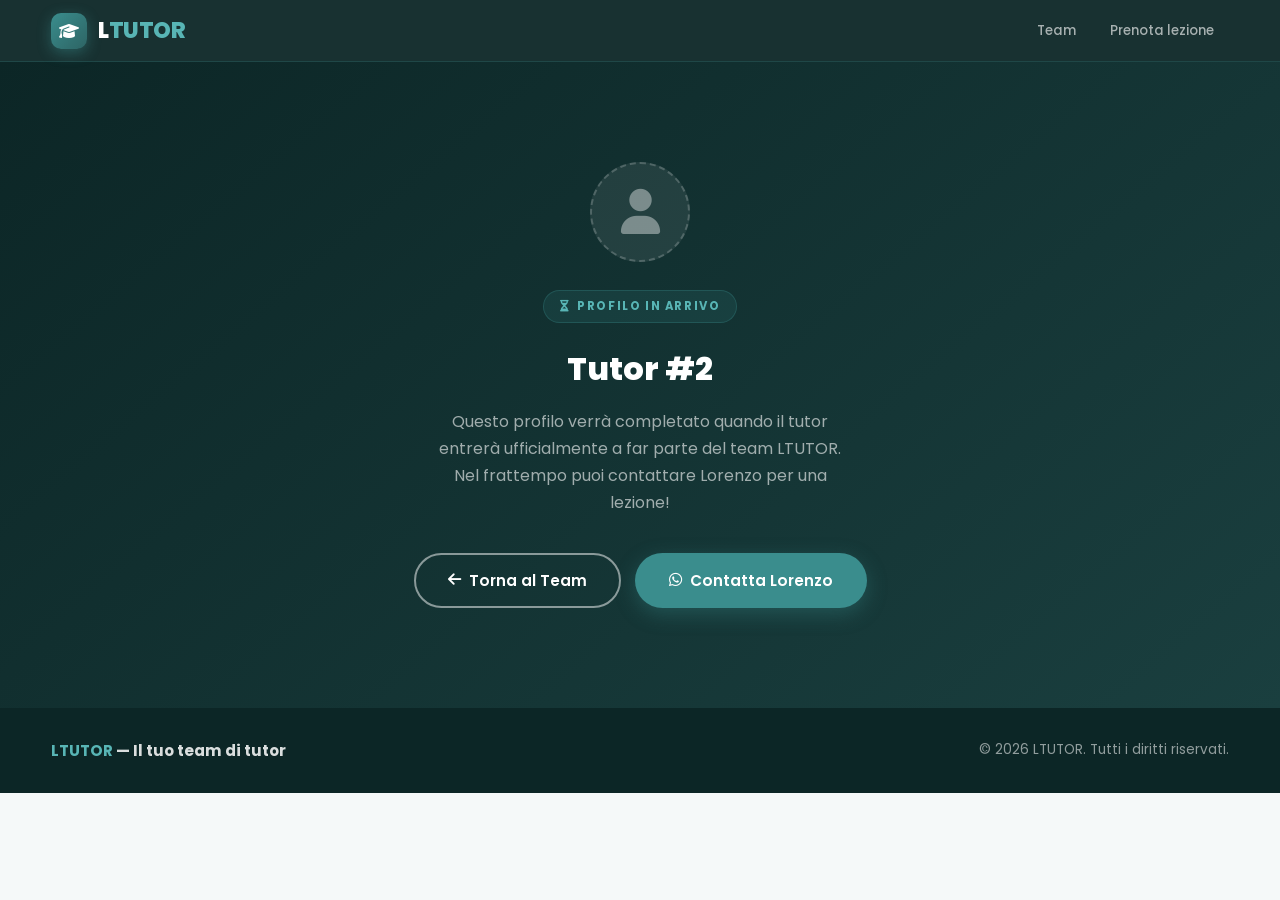
<file: tutor2.html>
<!DOCTYPE html>
<html lang="it">
<head>
    <meta charset="UTF-8">
    <meta name="viewport" content="width=device-width, initial-scale=1.0">
    <title>Tutor #2 | LTUTOR — Prossimamente</title>
    <meta name="description" content="Questo profilo tutor è in arrivo. Torna presto o contattaci per maggiori informazioni sul team LTUTOR.">
    <meta property="og:type"        content="website">
    <meta property="og:url"         content="https://ltutor.netlify.app/tutor2.html">
    <meta property="og:title"       content="Tutor #2 | LTUTOR — Prossimamente">
    <meta property="og:description" content="Questo profilo tutor è in arrivo. Scopri il team LTUTOR.">
    <meta property="og:image"       content="https://ltutor.netlify.app/images/Postazione.jpg?v=1">
    <meta name="twitter:card"  content="summary_large_image">
    <meta name="twitter:image" content="https://ltutor.netlify.app/images/Postazione.jpg?v=1">
    <link rel="stylesheet" href="https://cdnjs.cloudflare.com/ajax/libs/font-awesome/6.4.0/css/all.min.css">
    <link href="https://fonts.googleapis.com/css2?family=Poppins:wght@300;400;500;600;700;800;900&display=swap" rel="stylesheet">
    <link rel="stylesheet" href="css/style.css">
    <link rel="icon" href="images/favicon.png" type="image/png">
</head>
<body>
    <nav class="ltutor-navbar">
        <div class="container">
            <a href="index.html" class="ltutor-logo">
                <div class="ltutor-logo-icon"><i class="fas fa-graduation-cap"></i></div>
                <span class="ltutor-wordmark"><span class="lt-l">L</span><span class="lt-tutor">TUTOR</span></span>
            </a>
            <nav class="ltutor-nav-links">
                <a href="index.html#team">Team</a>
                <a href="lorenzo.html#contact" class="nav-cta">Prenota lezione</a>
            </nav>
        </div>
    </nav>

    <section class="placeholder-hero">
        <div class="container">
            <div class="ph-icon"><i class="fas fa-user"></i></div>
            <div class="hero-badge" style="margin:0 auto 20px; display:inline-flex;">
                <i class="fas fa-hourglass-half"></i> Profilo in arrivo
            </div>
            <h1>Tutor #2</h1>
            <p>
                Questo profilo verrà completato quando il tutor entrerà ufficialmente a far parte del team LTUTOR.
                Nel frattempo puoi contattare Lorenzo per una lezione!
            </p>
            <div style="display:flex; gap:14px; justify-content:center; flex-wrap:wrap;">
                <a href="index.html" class="btn btn-outline">
                    <i class="fas fa-arrow-left"></i> Torna al Team
                </a>
                <a href="lorenzo.html#contact" class="btn btn-primary">
                    <i class="fab fa-whatsapp"></i> Contatta Lorenzo
                </a>
            </div>
        </div>
    </section>

    <footer class="ltutor-footer">
        <div class="container">
            <div class="footer-brand"><span class="lt-l">L</span><span>TUTOR</span> — Il tuo team di tutor</div>
            <span>© <span id="footer-year"></span> LTUTOR. Tutti i diritti riservati.</span>
        </div>
    </footer>
    <script src="js/script.js"></script>
</body>
</html>
</file>
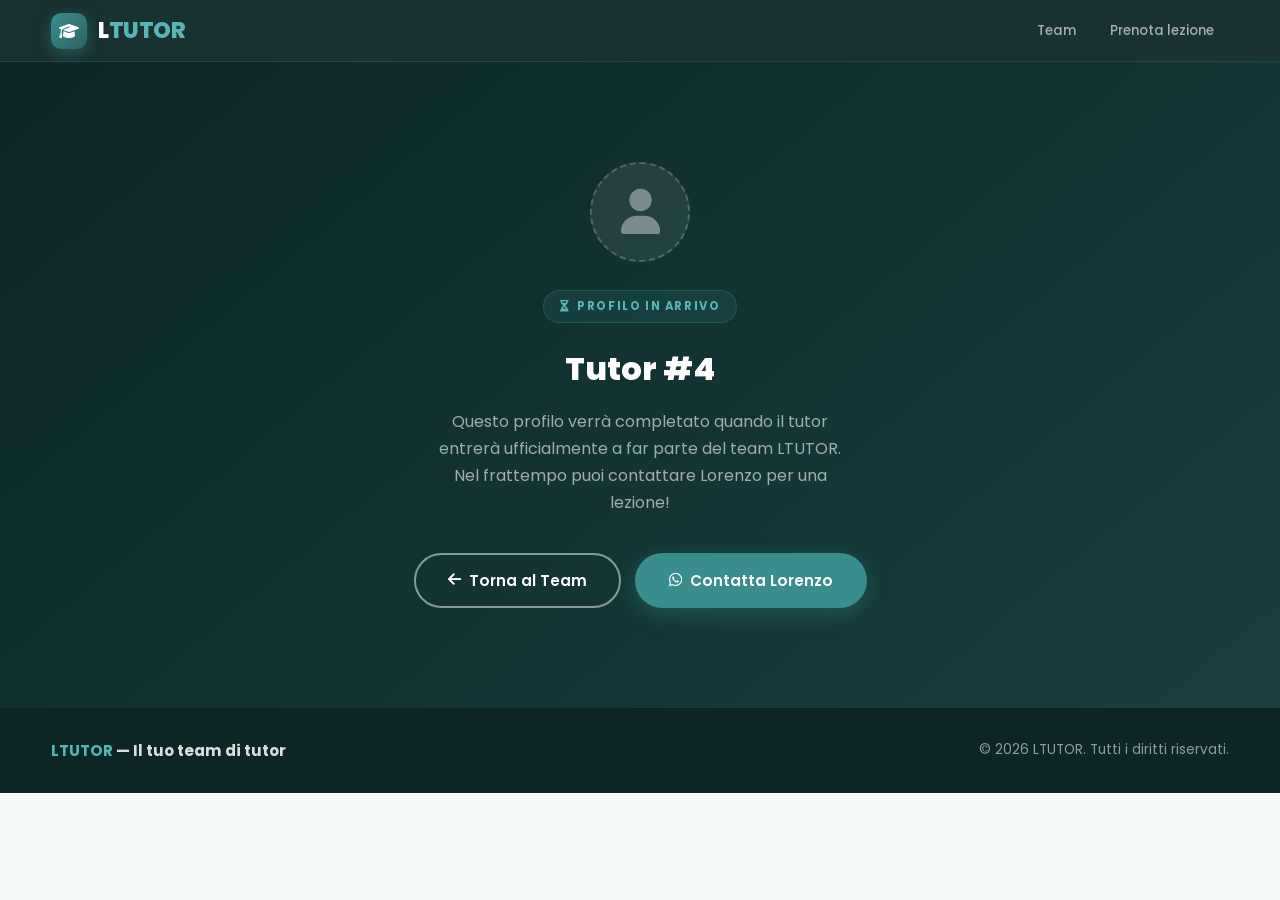
<file: tutor4.html>
<!DOCTYPE html>
<html lang="it">
<head>
    <meta charset="UTF-8">
    <meta name="viewport" content="width=device-width, initial-scale=1.0">
    <title>Tutor #4 | LTUTOR — Prossimamente</title>
    <meta name="description" content="Questo profilo tutor è in arrivo. Torna presto o contattaci per maggiori informazioni sul team LTUTOR.">
    <meta property="og:type"        content="website">
    <meta property="og:url"         content="https://ltutor.netlify.app/tutor4.html">
    <meta property="og:title"       content="Tutor #4 | LTUTOR — Prossimamente">
    <meta property="og:description" content="Questo profilo tutor è in arrivo. Scopri il team LTUTOR.">
    <meta property="og:image"       content="https://ltutor.netlify.app/images/Postazione.jpg?v=1">
    <meta name="twitter:card"  content="summary_large_image">
    <meta name="twitter:image" content="https://ltutor.netlify.app/images/Postazione.jpg?v=1">
    <link rel="stylesheet" href="https://cdnjs.cloudflare.com/ajax/libs/font-awesome/6.4.0/css/all.min.css">
    <link href="https://fonts.googleapis.com/css2?family=Poppins:wght@300;400;500;600;700;800;900&display=swap" rel="stylesheet">
    <link rel="stylesheet" href="css/style.css">
    <link rel="icon" href="images/favicon.png" type="image/png">
</head>
<body>
    <nav class="ltutor-navbar">
        <div class="container">
            <a href="index.html" class="ltutor-logo">
                <div class="ltutor-logo-icon"><i class="fas fa-graduation-cap"></i></div>
                <span class="ltutor-wordmark"><span class="lt-l">L</span><span class="lt-tutor">TUTOR</span></span>
            </a>
            <nav class="ltutor-nav-links">
                <a href="index.html#team">Team</a>
                <a href="lorenzo.html#contact" class="nav-cta">Prenota lezione</a>
            </nav>
        </div>
    </nav>

    <section class="placeholder-hero">
        <div class="container">
            <div class="ph-icon"><i class="fas fa-user"></i></div>
            <div class="hero-badge" style="margin:0 auto 20px; display:inline-flex;">
                <i class="fas fa-hourglass-half"></i> Profilo in arrivo
            </div>
            <h1>Tutor #4</h1>
            <p>
                Questo profilo verrà completato quando il tutor entrerà ufficialmente a far parte del team LTUTOR.
                Nel frattempo puoi contattare Lorenzo per una lezione!
            </p>
            <div style="display:flex; gap:14px; justify-content:center; flex-wrap:wrap;">
                <a href="index.html" class="btn btn-outline">
                    <i class="fas fa-arrow-left"></i> Torna al Team
                </a>
                <a href="lorenzo.html#contact" class="btn btn-primary">
                    <i class="fab fa-whatsapp"></i> Contatta Lorenzo
                </a>
            </div>
        </div>
    </section>

    <footer class="ltutor-footer">
        <div class="container">
            <div class="footer-brand"><span class="lt-l">L</span><span>TUTOR</span> — Il tuo team di tutor</div>
            <span>© <span id="footer-year"></span> LTUTOR. Tutti i diritti riservati.</span>
        </div>
    </footer>
    <script src="js/script.js"></script>
</body>
</html>
</file>
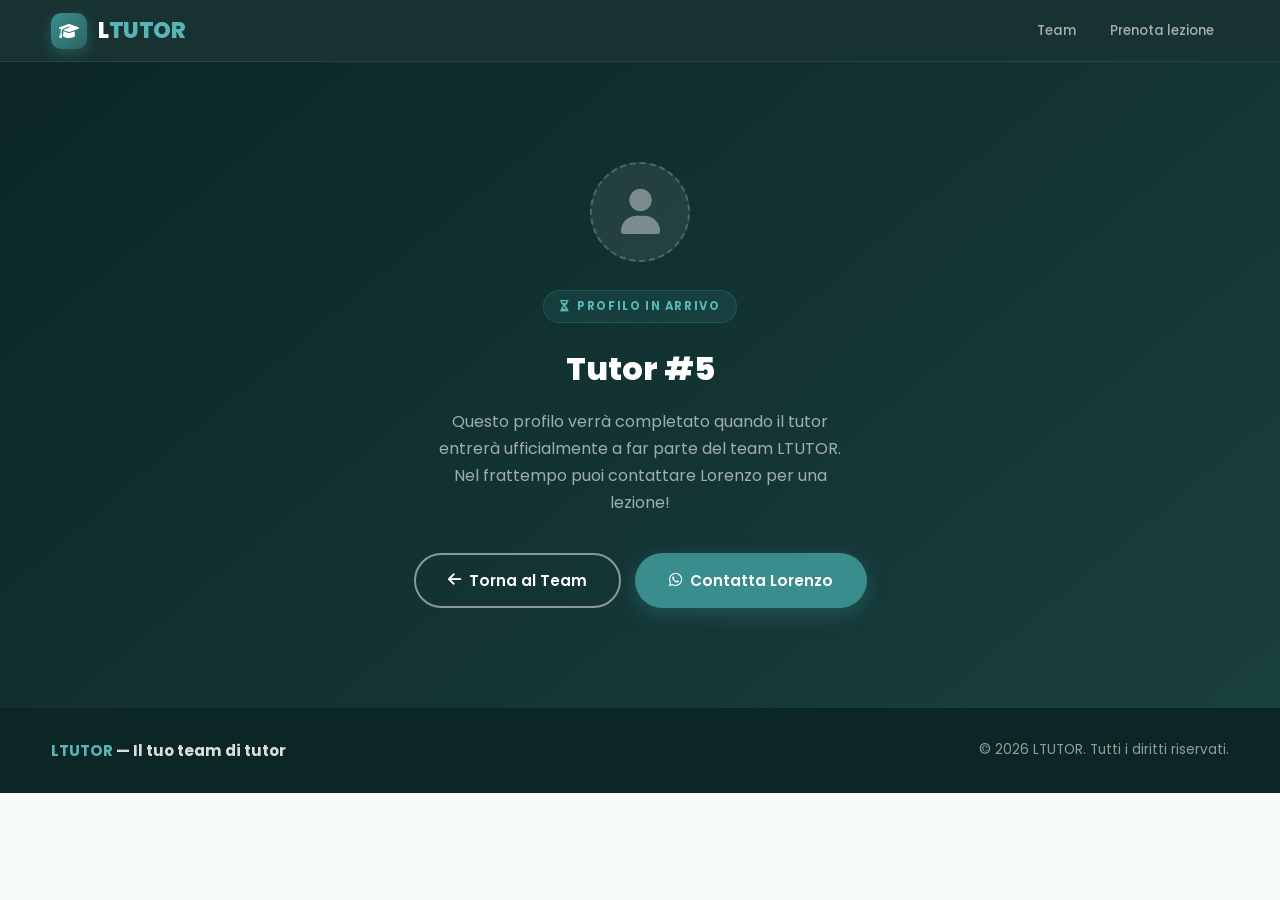
<file: tutor5.html>
<!DOCTYPE html>
<html lang="it">
<head>
    <meta charset="UTF-8">
    <meta name="viewport" content="width=device-width, initial-scale=1.0">
    <title>Tutor #5 | LTUTOR — Prossimamente</title>
    <meta name="description" content="Questo profilo tutor è in arrivo. Torna presto o contattaci per maggiori informazioni sul team LTUTOR.">
    <meta property="og:type"        content="website">
    <meta property="og:url"         content="https://ltutor.netlify.app/tutor5.html">
    <meta property="og:title"       content="Tutor #5 | LTUTOR — Prossimamente">
    <meta property="og:description" content="Questo profilo tutor è in arrivo. Scopri il team LTUTOR.">
    <meta property="og:image"       content="https://ltutor.netlify.app/images/Postazione.jpg?v=1">
    <meta name="twitter:card"  content="summary_large_image">
    <meta name="twitter:image" content="https://ltutor.netlify.app/images/Postazione.jpg?v=1">
    <link rel="stylesheet" href="https://cdnjs.cloudflare.com/ajax/libs/font-awesome/6.4.0/css/all.min.css">
    <link href="https://fonts.googleapis.com/css2?family=Poppins:wght@300;400;500;600;700;800;900&display=swap" rel="stylesheet">
    <link rel="stylesheet" href="css/style.css">
    <link rel="icon" href="images/favicon.png" type="image/png">
</head>
<body>
    <nav class="ltutor-navbar">
        <div class="container">
            <a href="index.html" class="ltutor-logo">
                <div class="ltutor-logo-icon"><i class="fas fa-graduation-cap"></i></div>
                <span class="ltutor-wordmark"><span class="lt-l">L</span><span class="lt-tutor">TUTOR</span></span>
            </a>
            <nav class="ltutor-nav-links">
                <a href="index.html#team">Team</a>
                <a href="lorenzo.html#contact" class="nav-cta">Prenota lezione</a>
            </nav>
        </div>
    </nav>

    <section class="placeholder-hero">
        <div class="container">
            <div class="ph-icon"><i class="fas fa-user"></i></div>
            <div class="hero-badge" style="margin:0 auto 20px; display:inline-flex;">
                <i class="fas fa-hourglass-half"></i> Profilo in arrivo
            </div>
            <h1>Tutor #5</h1>
            <p>
                Questo profilo verrà completato quando il tutor entrerà ufficialmente a far parte del team LTUTOR.
                Nel frattempo puoi contattare Lorenzo per una lezione!
            </p>
            <div style="display:flex; gap:14px; justify-content:center; flex-wrap:wrap;">
                <a href="index.html" class="btn btn-outline">
                    <i class="fas fa-arrow-left"></i> Torna al Team
                </a>
                <a href="lorenzo.html#contact" class="btn btn-primary">
                    <i class="fab fa-whatsapp"></i> Contatta Lorenzo
                </a>
            </div>
        </div>
    </section>

    <footer class="ltutor-footer">
        <div class="container">
            <div class="footer-brand"><span class="lt-l">L</span><span>TUTOR</span> — Il tuo team di tutor</div>
            <span>© <span id="footer-year"></span> LTUTOR. Tutti i diritti riservati.</span>
        </div>
    </footer>
    <script src="js/script.js"></script>
</body>
</html>
</file>
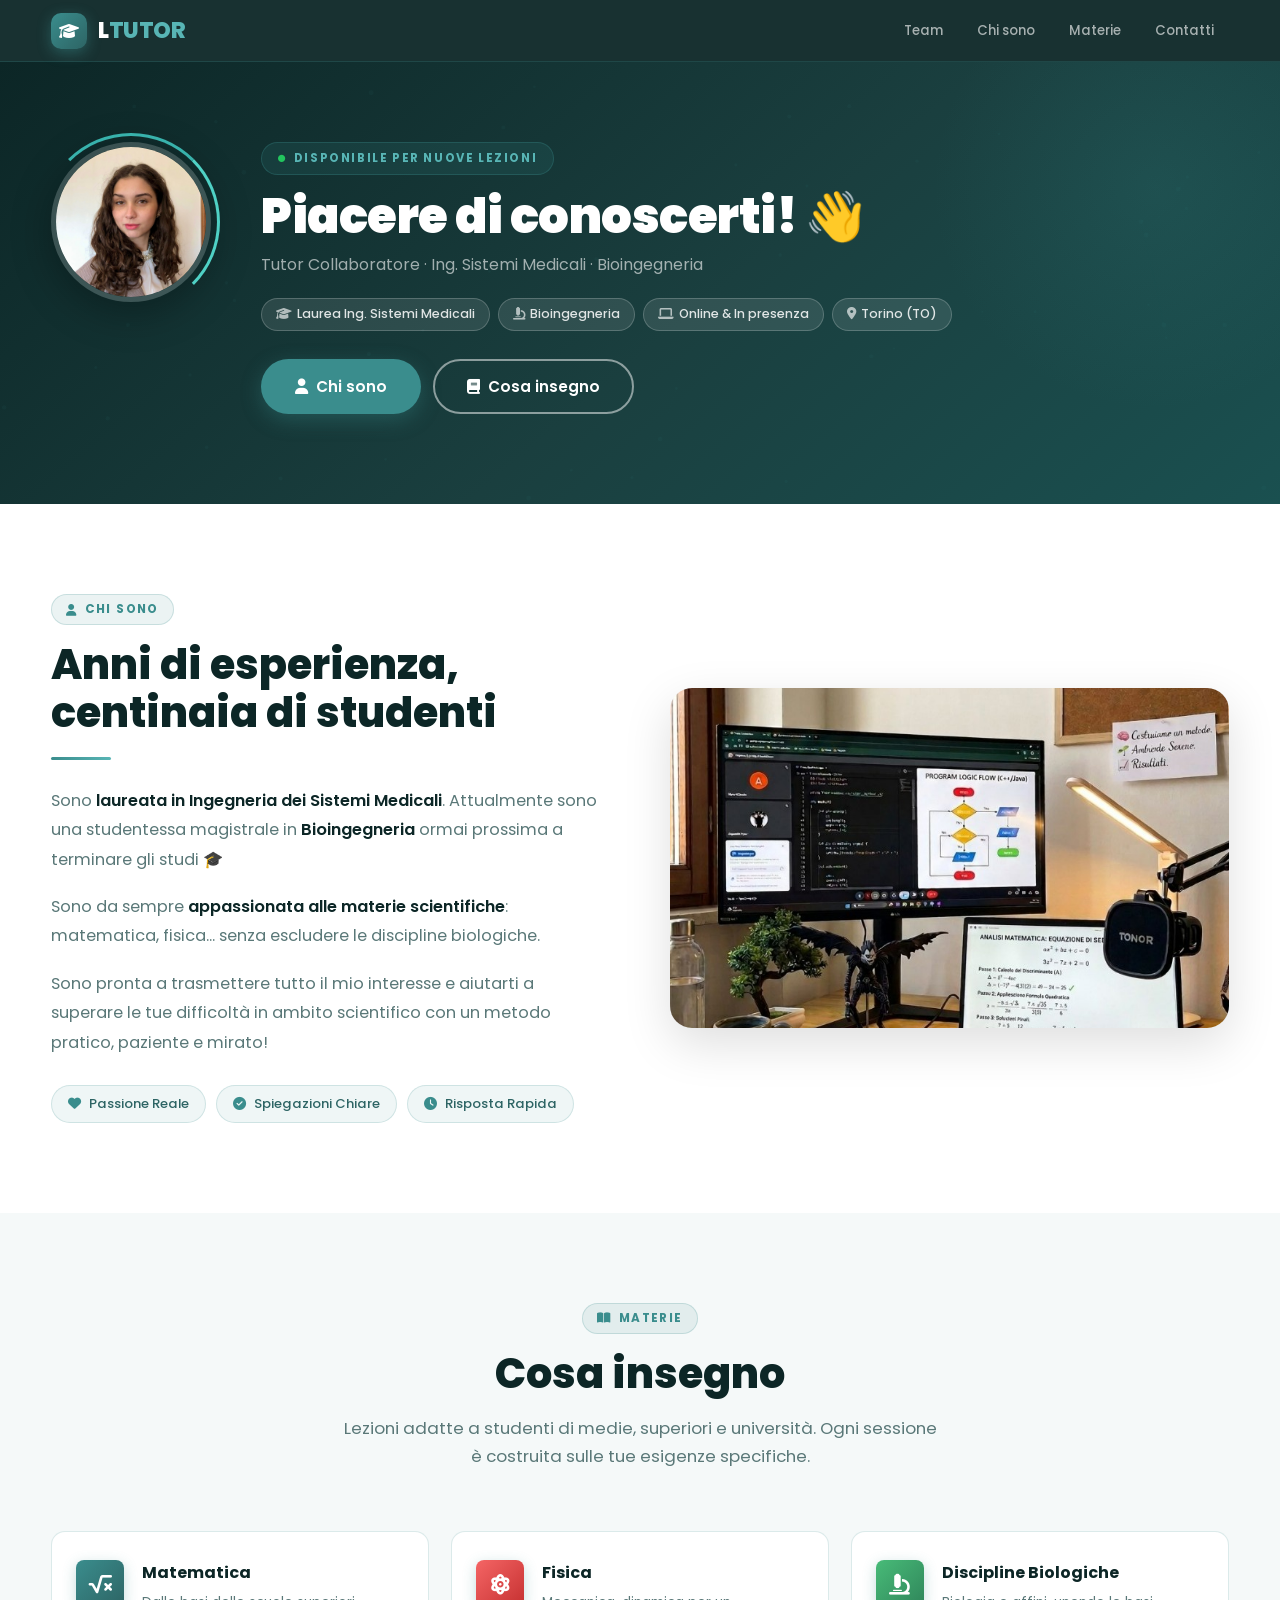
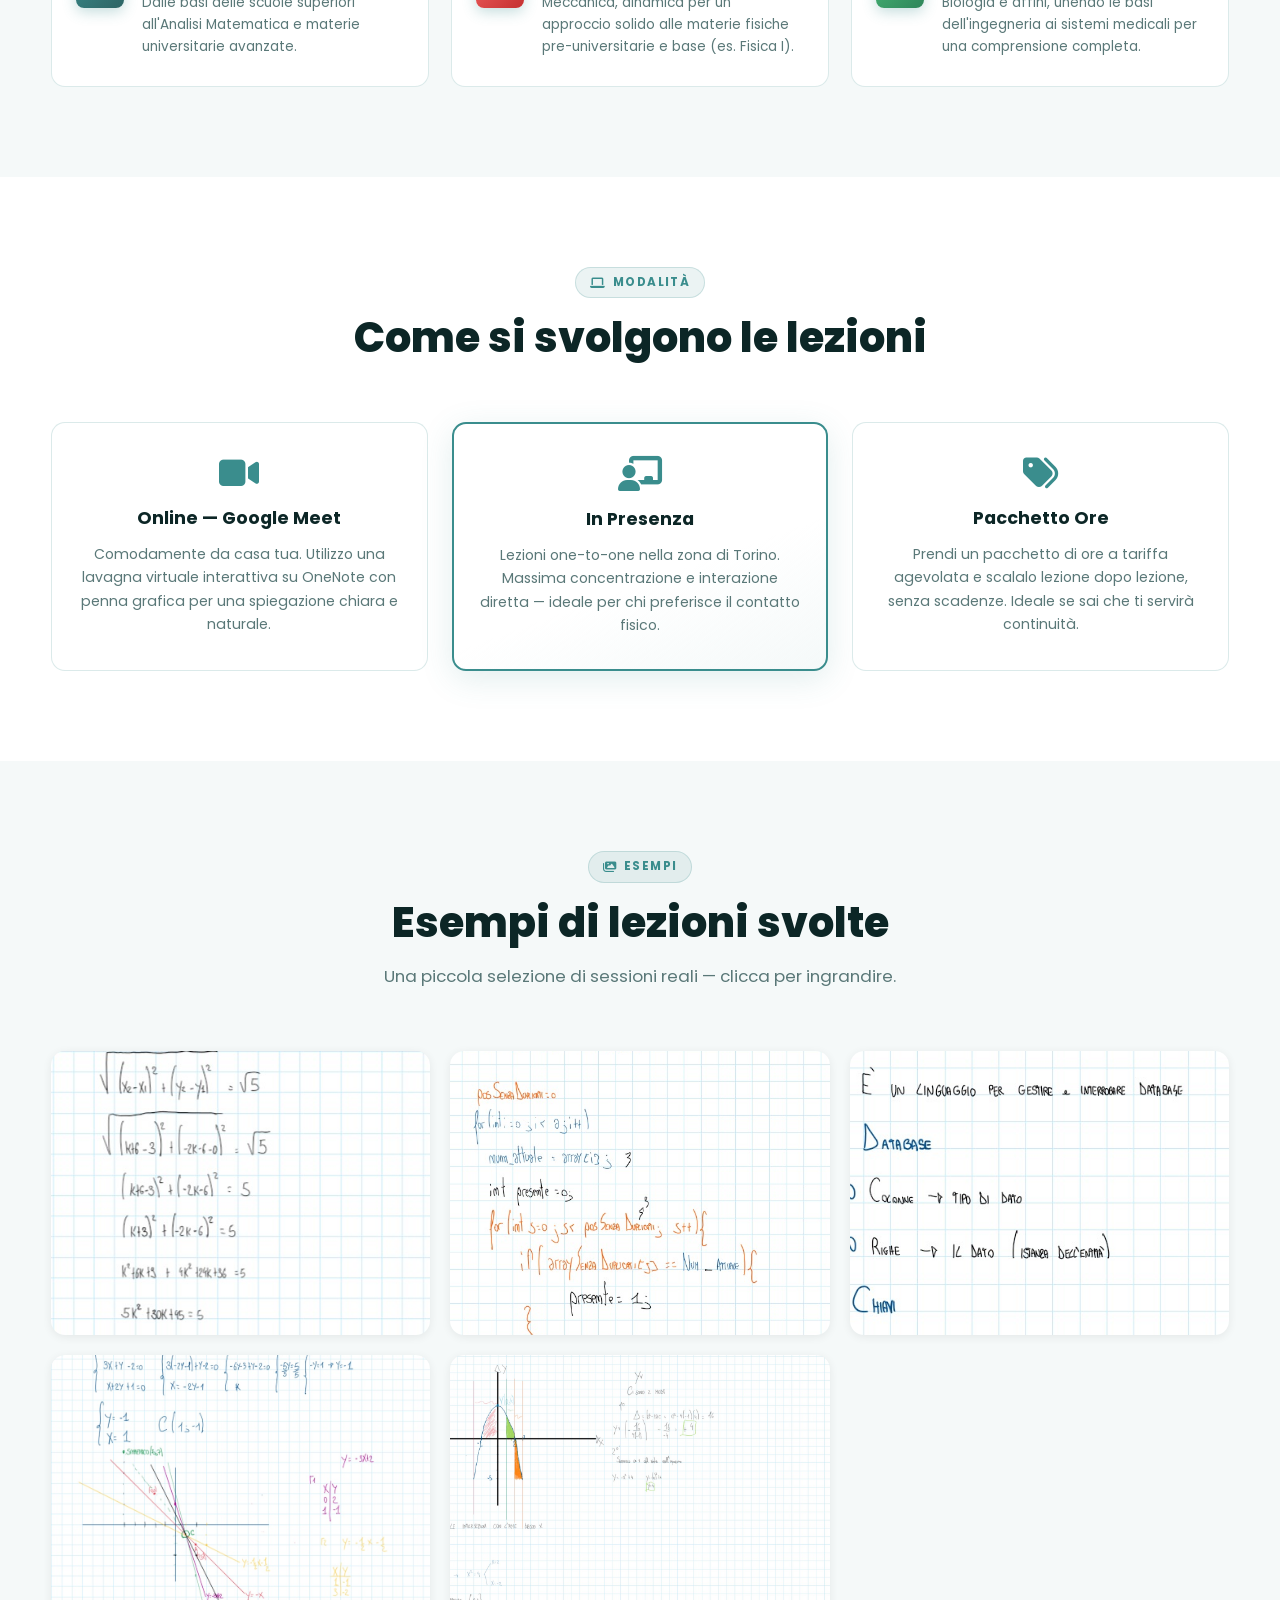
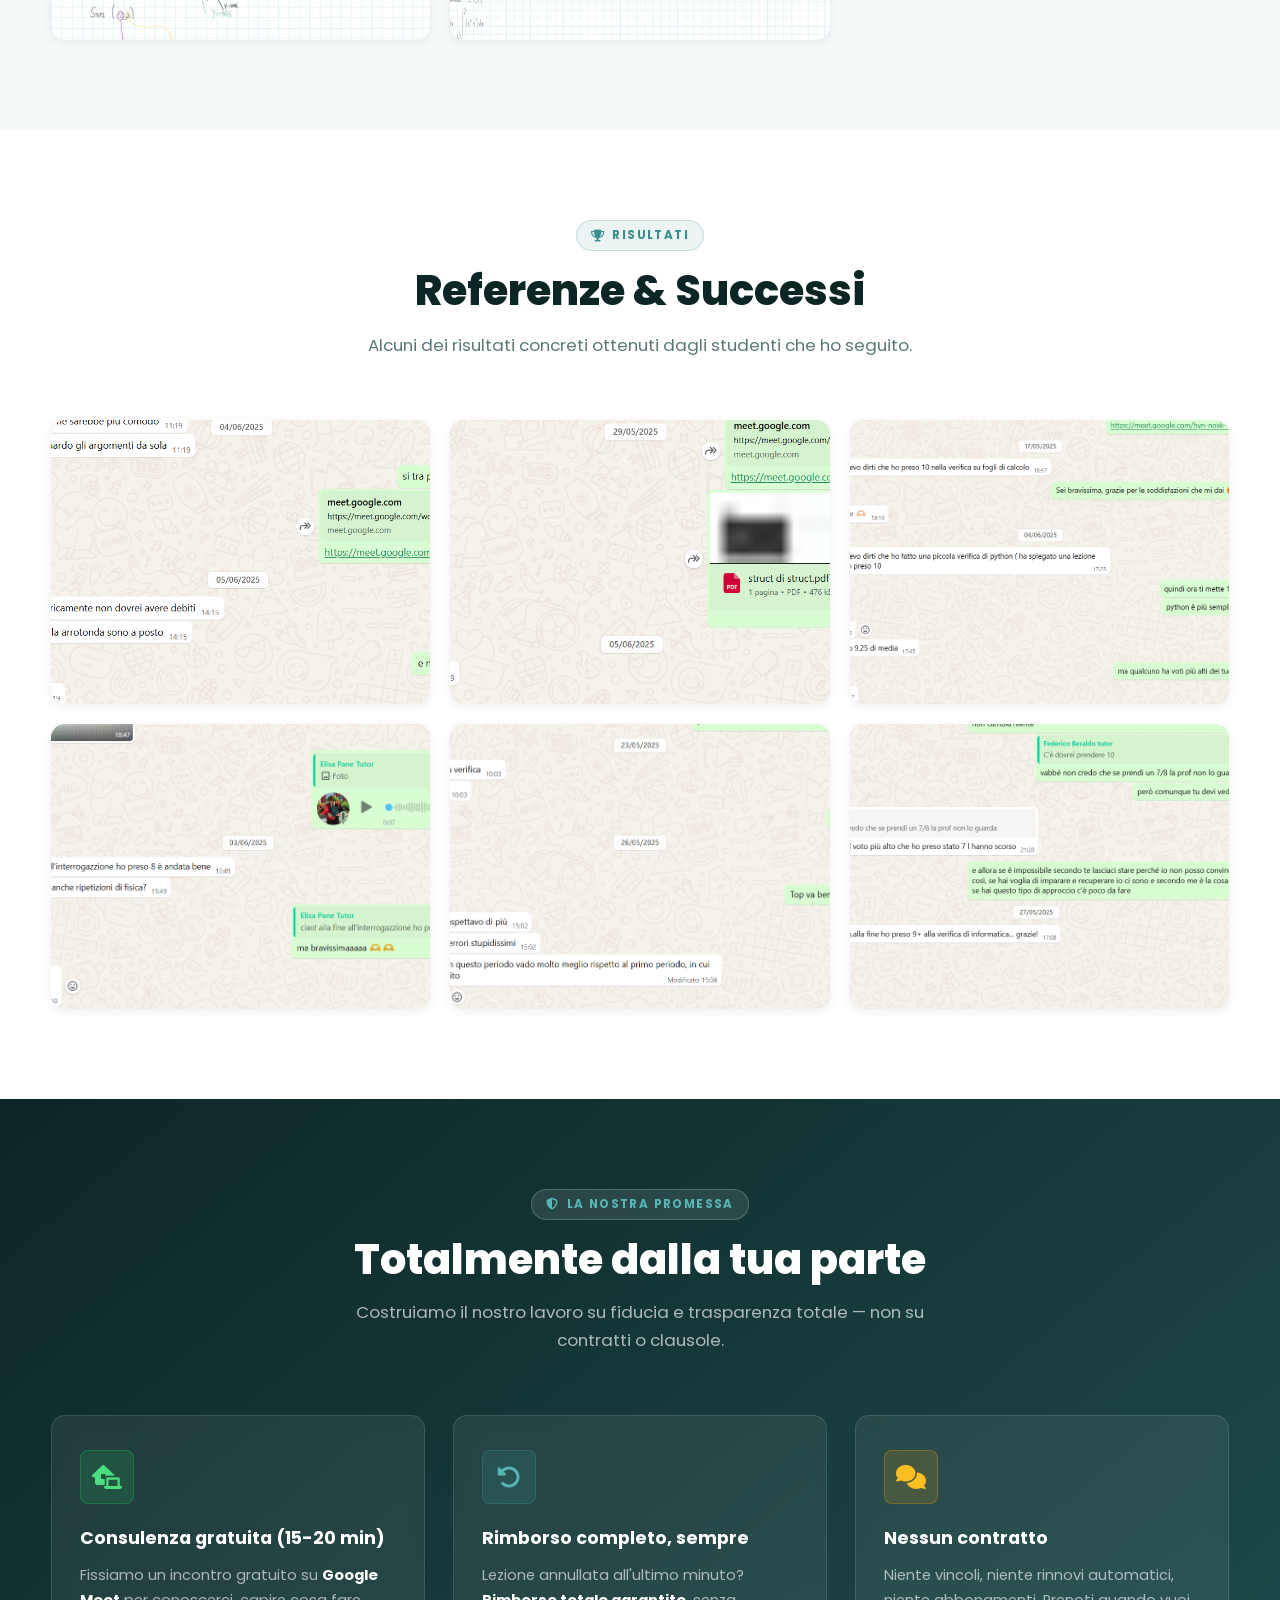
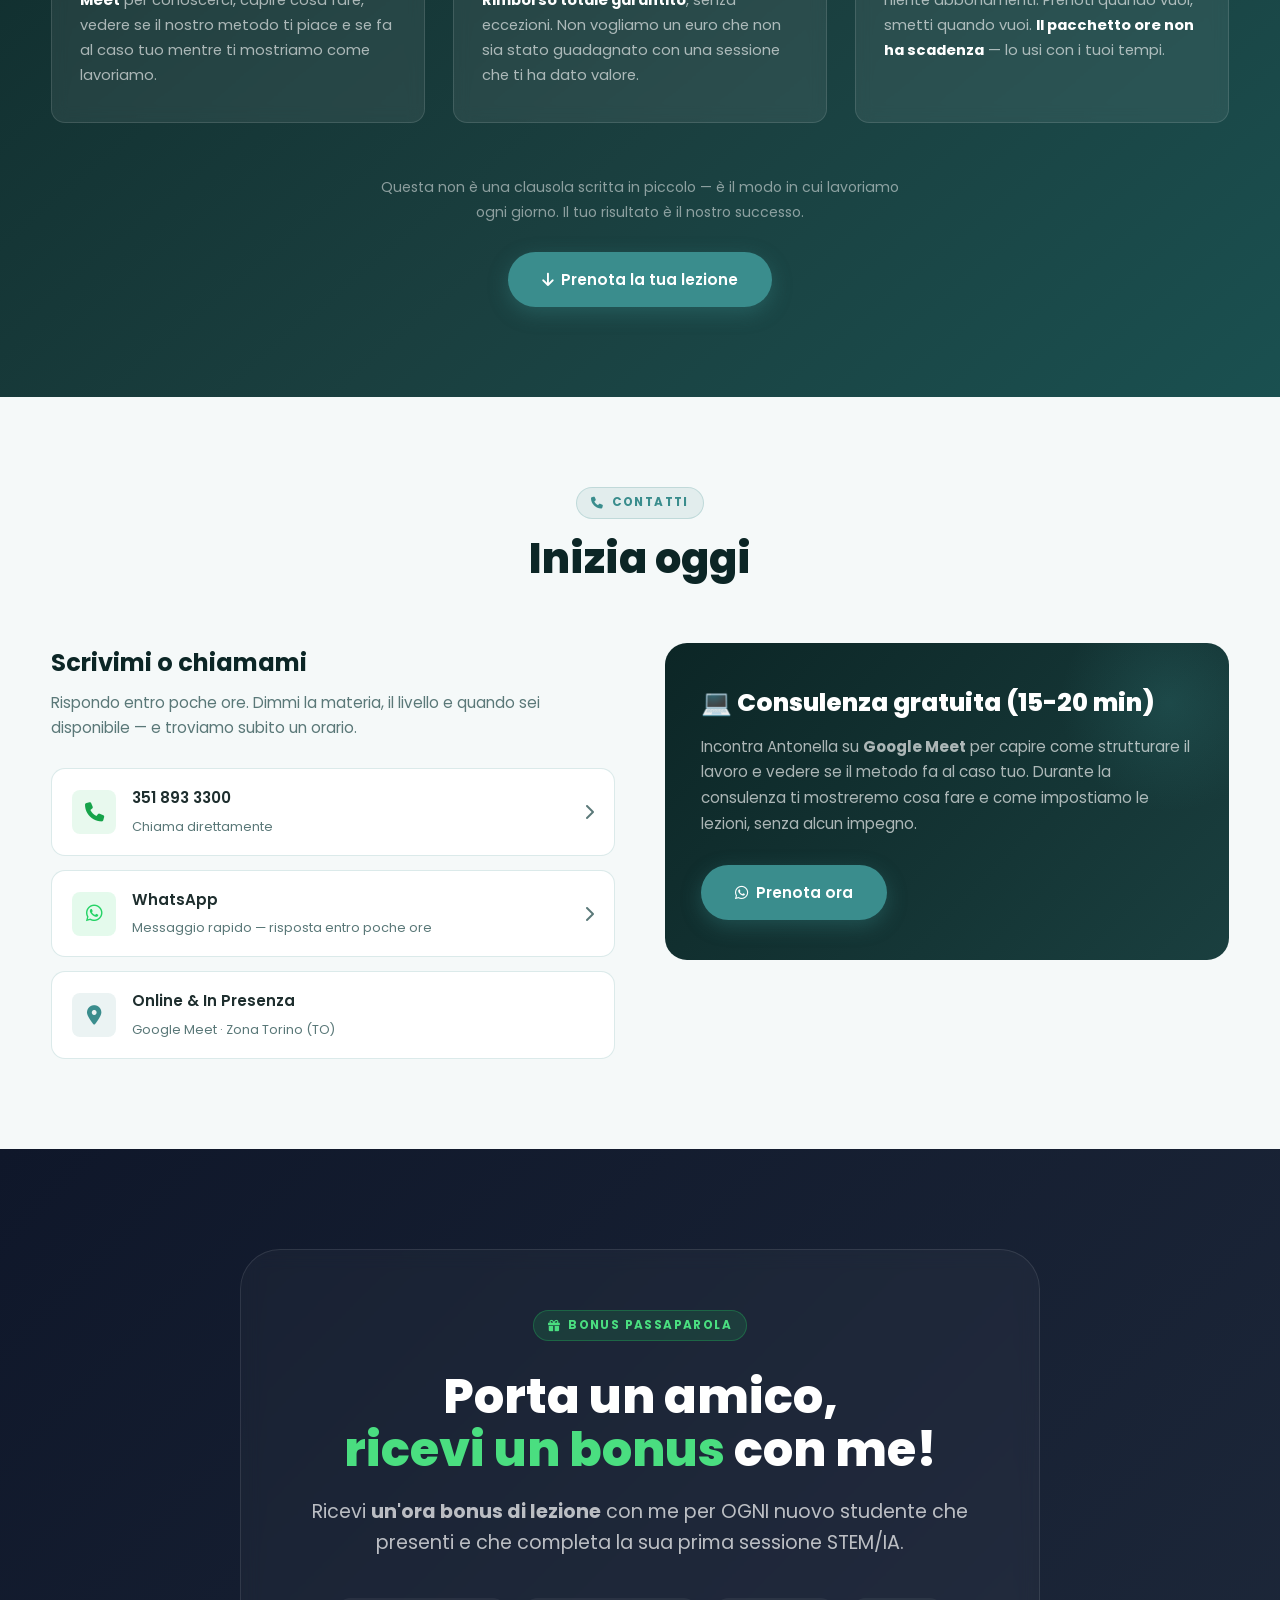
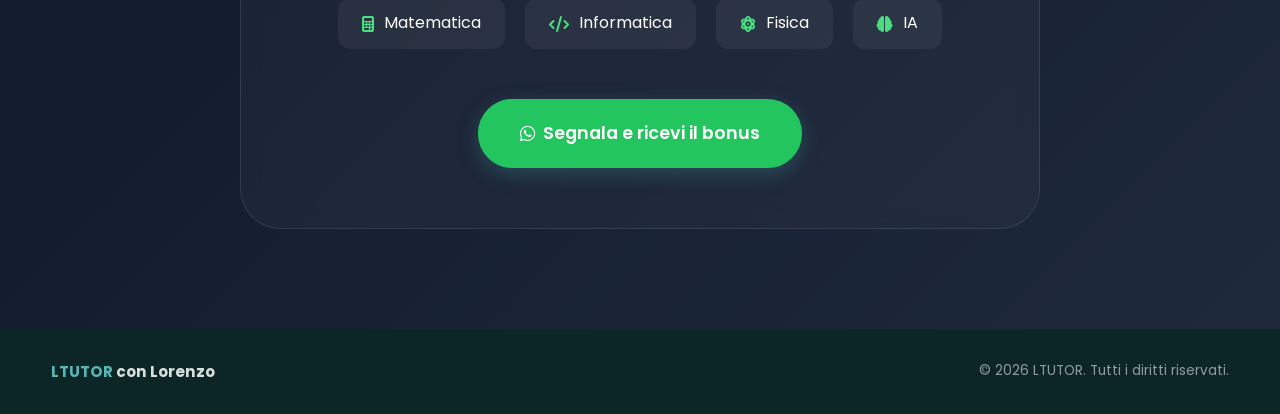
<file: team/antonella.html>
<!DOCTYPE html>
<html lang="it">
<head>
    <meta charset="UTF-8">
    <meta name="viewport" content="width=device-width, initial-scale=1.0">
    <title>Antonella — Tutor Collaboratore | Bioingegneria & Sistemi Medicali</title>
    <meta name="description" content="Prenota una consulenza gratuita (15-20 min) su Google Meet con Antonella: scopri se il nostro metodo fa al caso tuo. Ripetizioni di Matematica, Fisica e Biologia.">
    <!-- Open Graph -->
    <meta property="og:type"        content="website">
    <meta property="og:url"         content="https://ltutor.netlify.app/team/antonella.html">
    <meta property="og:title"       content="Antonella | Tutor Collaboratore — Richiedi una consulenza gratuita su Google Meet">
    <meta property="og:description" content="Consulenza gratuita (15-20 min) su Google Meet con Antonella per valutare il metodo di studio e pianificare lezioni di Matematica, Fisica e Biologia.">
    <meta property="og:image"       content="https://ltutor.netlify.app/images/antonella.jpg">
    <!-- Twitter -->
    <meta name="twitter:card"        content="summary_large_image">
    <meta name="twitter:url"         content="https://ltutor.netlify.app/team/antonella.html">
    <meta name="twitter:title"       content="Antonella | Tutor Collaboratore — Richiedi una consulenza gratuita su Google Meet">
    <meta name="twitter:description" content="Consulenza gratuita (15-20 min) su Google Meet con Antonella per valutare il metodo di studio e pianificare lezioni di Matematica, Fisica e Biologia.">
    <meta name="twitter:image"       content="https://ltutor.netlify.app/images/postazione.jpg?v=2">
    <!-- Google Analytics -->
    <script async src="https://www.googletagmanager.com/gtag/js?id=G-WGG9PG4QGE"></script>
    <script>
      window.dataLayer = window.dataLayer || [];
      function gtag(){dataLayer.push(arguments);}
      gtag('js', new Date());
      gtag('config', 'G-WGG9PG4QGE');
    </script>
    <!-- Umami Analytics -->
    <script defer src="https://cloud.umami.is/script.js" data-website-id="7c07bd4c-2c8f-4913-add2-483f84793d43"></script>
    <link rel="stylesheet" href="https://cdnjs.cloudflare.com/ajax/libs/font-awesome/6.4.0/css/all.min.css">
    <link href="https://fonts.googleapis.com/css2?family=Poppins:wght@300;400;500;600;700;800;900&display=swap" rel="stylesheet">
    <link rel="stylesheet" href="../css/style.css">
    <link rel="icon" href="../images/favicon.png" type="image/png">
</head>
<body>

    <!-- NAVBAR -->
    <nav class="ltutor-navbar" id="navbar">
        <div class="container navbar-inner">
            <a href="../index.html" class="ltutor-logo">
                <div class="ltutor-logo-icon">
                    <i class="fas fa-graduation-cap"></i>
                </div>
                <span class="ltutor-wordmark">
                    <span class="lt-l">L</span><span class="lt-tutor">TUTOR</span>
                </span>
            </a>
            
            <nav class="ltutor-nav-links desktop-only">
                <a href="../index.html">Team</a>
                <a href="#about">Chi sono</a>
                <a href="#materie">Materie</a>
                <a href="#contact" class="nav-cta">Contatti</a>
            </nav>

            <button class="mobile-toggle" id="mobile-toggle" aria-label="Toggle Menu">
                <span></span>
                <span></span>
            </button>
        </div>
    </nav>

    <!-- MOBILE NAV OVERLAY -->
    <div class="mobile-nav" id="mobile-nav">
        <div class="mobile-nav-inner">
            <a href="../index.html" class="mobile-nav-link">Team</a>
            <a href="#about" class="mobile-nav-link">Chi sono</a>
            <a href="#materie" class="mobile-nav-link">Materie</a>
            <a href="#contact" class="mobile-nav-link cta">Contatti</a>
        </div>
    </div>

    <!-- HERO PROFILO -->
    <section class="profile-hero">
        <!-- Particles background -->
        <canvas id="hero-particles" style="position: absolute; top:0; left:0; width:100%; height:100%; pointer-events: none; opacity: 0.15;"></canvas>
        
        <div class="container" style="position:relative; z-index:2;">
            <div class="profile-inner">
                <div class="profile-avatar-wrap">
                    <div class="profile-avatar-ring" style="border-top-color: #38b2ac; border-right-color: #4fd1c5;"></div>
                    <img src="../images/antonella.jpg" alt="Foto di Antonella" class="profile-avatar">
                </div>
                <div class="profile-text">
                    <div class="hero-badge mb-16" style="margin-bottom:16px;">
                        <i class="fas fa-circle" style="font-size:0.45rem; color:#22c55e;"></i>
                        Disponibile per nuove lezioni
                    </div>
                    <h1>Piacere di conoscerti! 👋</h1>
                    <p class="profile-role">Tutor Collaboratore · Ing. Sistemi Medicali · Bioingegneria</p>
                    <div class="profile-tags">
                        <span class="profile-tag"><i class="fas fa-graduation-cap"></i>Laurea Ing. Sistemi Medicali</span>
                        <span class="profile-tag"><i class="fas fa-microscope"></i>Bioingegneria</span>
                        <span class="profile-tag"><i class="fas fa-laptop"></i>Online & In presenza</span>
                        <span class="profile-tag"><i class="fas fa-map-marker-alt"></i>Torino (TO)</span>
                    </div>
                    <div class="profile-actions">
                        <a href="#about" class="btn btn-primary">
                            <i class="fas fa-user"></i> Chi sono
                        </a>
                        <a href="#materie" class="btn btn-outline">
                            <i class="fas fa-book"></i> Cosa insegno
                        </a>
                    </div>
                </div>
            </div>
        </div>
    </section>

    <!-- CHI SONO -->
    <section class="section bg-white" id="about">
        <div class="container">
            <div class="about-grid">
                <div class="about-text fade-in">
                    <div class="section-tag"><i class="fas fa-user"></i> Chi sono</div>
                    <h2 class="section-title" style="text-align:left; margin-bottom:20px;">
                        Anni di esperienza,<br>centinaia di studenti
                    </h2>
                    <div class="divider" style="margin:0 0 26px;"></div>
                    <p>
                        Sono <strong>laureata in Ingegneria dei Sistemi Medicali</strong>. Attualmente sono una studentessa magistrale in <strong>Bioingegneria</strong> ormai prossima a terminare gli studi 🎓
                    </p>
                    <p>
                        Sono da sempre <strong>appassionata alle materie scientifiche</strong>: matematica, fisica... senza escludere le discipline biologiche.
                    </p>
                    <p>
                        Sono pronta a trasmettere tutto il mio interesse e aiutarti a superare le tue difficoltà in ambito scientifico con un metodo pratico, paziente e mirato!
                    </p>
                    <div class="info-chips">
                        <div class="info-chip"><i class="fas fa-heart"></i> Passione Reale</div>
                        <div class="info-chip"><i class="fas fa-check-circle"></i> Spiegazioni Chiare</div>
                        <div class="info-chip"><i class="fas fa-clock"></i> Risposta Rapida</div>
                    </div>
                </div>
                <div class="about-img fade-in">
                    <img src="../images/postazione.jpg?v=2" alt="La postazione di Lorenzo">
                </div>
            </div>
        </div>
    </section>

    <!-- MATERIE -->
    <section class="section bg-light" id="materie">
        <div class="container">
            <div class="section-header">
                <div class="section-tag"><i class="fas fa-book-open"></i> Materie</div>
                <h2 class="section-title">Cosa insegno</h2>
                <p class="section-subtitle mt-16">
                    Lezioni adatte a studenti di medie, superiori e università.
                    Ogni sessione è costruita sulle tue esigenze specifiche.
                </p>
            </div>
            <div class="subjects-grid">
                <div class="subject-card fade-in">
                    <div class="subject-icon"><i class="fas fa-square-root-alt"></i></div>
                    <div class="subject-info">
                        <h3>Matematica</h3>
                        <p>Dalle basi delle scuole superiori all'Analisi Matematica e materie universitarie avanzate.</p>
                    </div>
                </div>
                <!-- 2. FISICA -->
                <div class="subject-card fade-in">
                    <div class="subject-icon" style="background: linear-gradient(135deg,#f56565,#c53030);"><i class="fas fa-atom"></i></div>
                    <div class="subject-info">
                        <h3>Fisica</h3>
                        <p>Meccanica, dinamica per un approccio solido alle materie fisiche pre-universitarie e base (es. Fisica I).</p>
                    </div>
                </div>
                <!-- 3. BIOLOGIA -->
                <div class="subject-card fade-in">
                    <div class="subject-icon" style="background: linear-gradient(135deg,#48bb78,#2f855a);"><i class="fas fa-microscope"></i></div>
                    <div class="subject-info">
                        <h3>Discipline Biologiche</h3>
                        <p>Biologia e affini, unendo le basi dell'ingegneria ai sistemi medicali per una comprensione completa.</p>
                    </div>
                </div>
            </div>
        </div>
    </section>

    <!-- MODALITÀ LEZIONE -->
    <section class="section bg-white" id="lezioni">
        <div class="container">
            <div class="section-header">
                <div class="section-tag"><i class="fas fa-laptop"></i> Modalità</div>
                <h2 class="section-title">Come si svolgono le lezioni</h2>
            </div>
            <div class="pricing-cards fade-in">
                <div class="pricing-card">
                    <i class="fas fa-video"></i>
                    <h3>Online — Google Meet</h3>
                    <p>Comodamente da casa tua. Utilizzo una lavagna virtuale interattiva su OneNote con penna grafica per una spiegazione chiara e naturale.</p>
                </div>
                <div class="pricing-card featured">
                    <i class="fas fa-chalkboard-teacher"></i>
                    <h3>In Presenza</h3>
                    <p>Lezioni one-to-one nella zona di Torino. Massima concentrazione e interazione diretta — ideale per chi preferisce il contatto fisico.</p>
                </div>
                <div class="pricing-card">
                    <i class="fas fa-tags"></i>
                    <h3>Pacchetto Ore</h3>
                    <p>Prendi un pacchetto di ore a tariffa agevolata e scalalo lezione dopo lezione, senza scadenze. Ideale se sai che ti servirà continuità.</p>
                </div>
            </div>
        </div>
    </section>

    <!-- GALLERIA LEZIONI -->
    <section class="section bg-light" id="galleria">
        <div class="container">
            <div class="section-header">
                <div class="section-tag"><i class="fas fa-images"></i> Esempi</div>
                <h2 class="section-title">Esempi di lezioni svolte</h2>
                <p class="section-subtitle mt-16">Una piccola selezione di sessioni reali — clicca per ingrandire.</p>
            </div>
            <div class="gallery-grid">
                <div class="gallery-item">
                    <img src="../images/lezioni/lezione-analisi.jpg" alt="Analisi Matematica" loading="lazy">
                    <div class="gallery-overlay"><p>Analisi Matematica</p></div>
                </div>
                <div class="gallery-item">
                    <img src="../images/lezioni/lezione-matematica.jpg" alt="Matematica" loading="lazy">
                    <div class="gallery-overlay"><p>Matematica Avanzata</p></div>
                </div>
                <div class="gallery-item">
                    <img src="../images/lezioni/lezione-cpp.jpg" alt="Programmazione C++" loading="lazy">
                    <div class="gallery-overlay"><p>Programmazione C++</p></div>
                </div>
                <div class="gallery-item">
                    <img src="../images/lezioni/lezione-python.jpg" alt="Python" loading="lazy">
                    <div class="gallery-overlay"><p>Programmazione Python</p></div>
                </div>
                <div class="gallery-item">
                    <img src="../images/lezioni/lezione-geometria.jpg" alt="Matematica Base" loading="lazy">
                    <div class="gallery-overlay"><p>Matematica Base</p></div>
                </div>
            </div>
        </div>
    </section>

    <!-- REFERENZE -->
    <section class="section bg-white" id="referenze">
        <div class="container">
            <div class="section-header">
                <div class="section-tag"><i class="fas fa-trophy"></i> Risultati</div>
                <h2 class="section-title">Referenze & Successi</h2>
                <p class="section-subtitle mt-16">Alcuni dei risultati concreti ottenuti dagli studenti che ho seguito.</p>
            </div>
            <div class="gallery-grid">
                <div class="gallery-item">
                    <img src="../images/referenze/referenza-1.png" alt="Risultato studente" loading="lazy">
                    <div class="gallery-overlay"><p>Risultato conseguito</p></div>
                </div>
                <div class="gallery-item">
                    <img src="../images/referenze/referenza-2.png" alt="Esercitazione" loading="lazy">
                    <div class="gallery-overlay"><p>Esercitazione svolta</p></div>
                </div>
                <div class="gallery-item">
                    <img src="../images/referenze/referenza-3.png" alt="Progetto" loading="lazy">
                    <div class="gallery-overlay"><p>Progetto di programmazione</p></div>
                </div>
                <div class="gallery-item">
                    <img src="../images/referenze/referenza-4.png" alt="Verifica" loading="lazy">
                    <div class="gallery-overlay"><p>Verifica superata</p></div>
                </div>
                <div class="gallery-item">
                    <img src="../images/referenze/referenza-5.png" alt="Esercizio" loading="lazy">
                    <div class="gallery-overlay"><p>Esercizio svolto</p></div>
                </div>
                <div class="gallery-item">
                    <img src="../images/referenze/referenza-6.png" alt="Risultati" loading="lazy">
                    <div class="gallery-overlay"><p>Risultati conseguiti</p></div>
                </div>
            </div>
        </div>
    </section>

    <!-- GARANZIA -->
    <section class="section" id="garanzia" style="background: linear-gradient(140deg, var(--c-dark) 0%, var(--c-dark2) 60%, #1a5050 100%); color: white;">
        <div class="container">
            <div class="section-header">
                <div class="section-tag" style="background:rgba(255,255,255,0.1); border-color:rgba(255,255,255,0.2); color:var(--c-accent-lt);">
                    <i class="fas fa-shield-alt"></i> La nostra promessa
                </div>
                <h2 class="section-title" style="color:#fff; margin-bottom:14px;">
                    Totalmente dalla tua parte
                </h2>
                <p class="section-subtitle" style="color:rgba(255,255,255,0.65);">
                    Costruiamo il nostro lavoro su fiducia e trasparenza totale — non su contratti o clausole.
                </p>
            </div>

            <div class="features-grid" style="margin-top:0;">

                <div class="feature-card" style="background:rgba(255,255,255,0.07); border-color:rgba(255,255,255,0.12); backdrop-filter:blur(8px);">
                    <div class="feature-icon" style="background:rgba(34,197,94,0.15); border-color:rgba(34,197,94,0.3); color:#4ade80;">
                        <i class="fas fa-laptop-house"></i>
                    </div>
                    <h3 style="color:#fff;">Consulenza gratuita (15-20 min)</h3>
                    <p style="color:rgba(255,255,255,0.62);">
                        Fissiamo un incontro gratuito su <strong style="color:#fff;">Google Meet</strong> per conoscerci, capire cosa fare, vedere se il nostro metodo ti piace e se fa al caso tuo mentre ti mostriamo come lavoriamo.
                    </p>
                </div>

                <div class="feature-card" style="background:rgba(255,255,255,0.07); border-color:rgba(255,255,255,0.12); backdrop-filter:blur(8px);">
                    <div class="feature-icon" style="background:rgba(58,141,141,0.2); border-color:rgba(58,141,141,0.35); color:var(--c-accent-lt);">
                        <i class="fas fa-undo-alt"></i>
                    </div>
                    <h3 style="color:#fff;">Rimborso completo, sempre</h3>
                    <p style="color:rgba(255,255,255,0.62);">
                        Lezione annullata all'ultimo minuto? <strong style="color:#fff;">Rimborso totale garantito</strong>, senza eccezioni.
                        Non vogliamo un euro che non sia stato guadagnato con una sessione che ti ha dato valore.
                    </p>
                </div>

                <div class="feature-card" style="background:rgba(255,255,255,0.07); border-color:rgba(255,255,255,0.12); backdrop-filter:blur(8px);">
                    <div class="feature-icon" style="background:rgba(245,158,11,0.15); border-color:rgba(245,158,11,0.3); color:#fbbf24;">
                        <i class="fas fa-comments"></i>
                    </div>
                    <h3 style="color:#fff;">Nessun contratto</h3>
                    <p style="color:rgba(255,255,255,0.62);">
                        Niente vincoli, niente rinnovi automatici, niente abbonamenti.
                        Prenoti quando vuoi, smetti quando vuoi.
                        <strong style="color:#fff;">Il pacchetto ore non ha scadenza</strong> — lo usi con i tuoi tempi.
                    </p>
                </div>

            </div>

            <div style="text-align:center; margin-top:52px;">
                <p style="color:rgba(255,255,255,0.5); font-size:0.88rem; max-width:520px; margin:0 auto 28px; line-height:1.75;">
                    Questa non è una clausola scritta in piccolo — è il modo in cui lavoriamo ogni giorno.
                    Il tuo risultato è il nostro successo.
                </p>
                <a href="#contact" class="btn btn-primary">
                    <i class="fas fa-arrow-down"></i> Prenota la tua lezione
                </a>
            </div>
        </div>
    </section>
    <!-- CONTATTI -->
    <section class="section bg-light" id="contact">
        <div class="container">
            <div class="section-header">
                <div class="section-tag"><i class="fas fa-phone"></i> Contatti</div>
                <h2 class="section-title">Inizia oggi</h2>
            </div>
            <div class="contact-grid">
                <div class="contact-block">
                    <h3>Scrivimi o chiamami</h3>
                    <p>Rispondo entro poche ore. Dimmi la materia, il livello e quando sei disponibile — e troviamo subito un orario.</p>
                    <div class="contact-links">
                        <a href="tel:+393518933300" class="contact-link">
                            <div class="contact-link-icon icon-phone"><i class="fas fa-phone"></i></div>
                            <div class="contact-link-text">
                                <strong>351 893 3300</strong>
                                <span>Chiama direttamente</span>
                            </div>
                            <i class="fas fa-chevron-right" style="margin-left:auto; color:var(--c-text-muted);"></i>
                        </a>
                        <a href="https://wa.me/393518933300" target="_blank" rel="noopener" class="contact-link">
                            <div class="contact-link-icon icon-wa"><i class="fab fa-whatsapp"></i></div>
                            <div class="contact-link-text">
                                <strong>WhatsApp</strong>
                                <span>Messaggio rapido — risposta entro poche ore</span>
                            </div>
                            <i class="fas fa-chevron-right" style="margin-left:auto; color:var(--c-text-muted);"></i>
                        </a>
                        <div class="contact-link" style="cursor:default;">
                            <div class="contact-link-icon icon-place"><i class="fas fa-map-marker-alt"></i></div>
                            <div class="contact-link-text">
                                <strong>Online & In Presenza</strong>
                                <span>Google Meet · Zona Torino (TO)</span>
                            </div>
                        </div>
                    </div>
                </div>
                <div class="cta-card">
                    <h3>💻 Consulenza gratuita (15-20 min)</h3>
                    <p>
                        Incontra Antonella su <strong>Google Meet</strong> per capire come strutturare il lavoro e vedere se il metodo fa al caso tuo. 
                        Durante la consulenza ti mostreremo cosa fare e come impostiamo le lezioni, senza alcun impegno.
                    </p>
                    <a href="https://wa.me/393518933300" target="_blank" rel="noopener" class="btn btn-primary">
                        <i class="fab fa-whatsapp"></i> Prenota ora
                    </a>
                </div>
            </div>
        </div>
    </section>

    <!-- REFERRAL / INVITA UN AMICO -->
    <section class="section referral-section" id="referral" style="padding: 100px 0; background: linear-gradient(135deg, #0f172a 0%, #1e293b 100%); color: white; position: relative; overflow: hidden;">
        <div class="container" style="position: relative; z-index: 2;">
            <div style="max-width: 800px; margin: 0 auto; background: rgba(255,255,255,0.03); border: 1px solid rgba(255,255,255,0.1); border-radius: 40px; padding: 60px; text-align: center; backdrop-filter: blur(10px);">
                <div class="section-tag" style="background: rgba(34,197,94,0.15); border-color: rgba(34,197,94,0.3); color: #4ade80; margin-bottom: 30px; display: inline-flex;">
                    <i class="fas fa-gift"></i> Bonus Passaparola
                </div>
                <h2 style="font-size: 3rem; font-weight: 800; color: white; margin-bottom: 20px; line-height: 1.1;">
                    Porta un amico,<br><span style="color: #4ade80;">ricevi un bonus</span> con me!
                </h2>
                <p style="font-size: 1.2rem; color: rgba(255,255,255,0.7); margin-bottom: 40px; line-height: 1.6;">
                    Ricevi <strong>un'ora bonus di lezione</strong> con me per OGNI nuovo studente che presenti e che completa la sua prima sessione STEM/IA.
                </p>
                <div style="display: flex; gap: 20px; justify-content: center; flex-wrap: wrap; margin-bottom: 50px;">
                    <div style="display: flex; align-items: center; gap: 10px; background: rgba(255,255,255,0.05); padding: 12px 24px; border-radius: 12px;"><i class="fas fa-calculator" style="color: #4ade80;"></i> Matematica</div>
                    <div style="display: flex; align-items: center; gap: 10px; background: rgba(255,255,255,0.05); padding: 12px 24px; border-radius: 12px;"><i class="fas fa-code" style="color: #4ade80;"></i> Informatica</div>
                    <div style="display: flex; align-items: center; gap: 10px; background: rgba(255,255,255,0.05); padding: 12px 24px; border-radius: 12px;"><i class="fas fa-atom" style="color: #4ade80;"></i> Fisica</div>
                    <div style="display: flex; align-items: center; gap: 10px; background: rgba(255,255,255,0.05); padding: 12px 24px; border-radius: 12px;"><i class="fas fa-brain" style="color: #4ade80;"></i> IA</div>
                </div>
                <a href="https://wa.me/393518933300" target="_blank" rel="noopener" class="btn btn-primary" style="background: #22c55e; border-color: #22c55e; padding: 18px 40px; font-size: 1.1rem;">
                    <i class="fab fa-whatsapp"></i> Segnala e ricevi il bonus
                </a>
            </div>
        </div>
    </section>

    <!-- FOOTER -->
    <footer class="ltutor-footer">
        <div class="container">
            <div class="footer-brand">
                <span class="lt-l">L</span><span>TUTOR</span> con Lorenzo
            </div>
            <span>© <span id="footer-year"></span> LTUTOR. Tutti i diritti riservati.</span>
        </div>
    </footer>

    <!-- Lightbox -->
    <div id="lightbox" class="lightbox">
        <span class="lightbox-close" id="lb-close">&times;</span>
        <span class="lightbox-nav prev" id="lb-prev">&#10094;</span>
        <img class="lightbox-content" id="lb-img" alt="Immagine">
        <span class="lightbox-nav next" id="lb-next">&#10095;</span>
    </div>

    <script src="../js/script.js"></script>
</body>
</html>
</file>
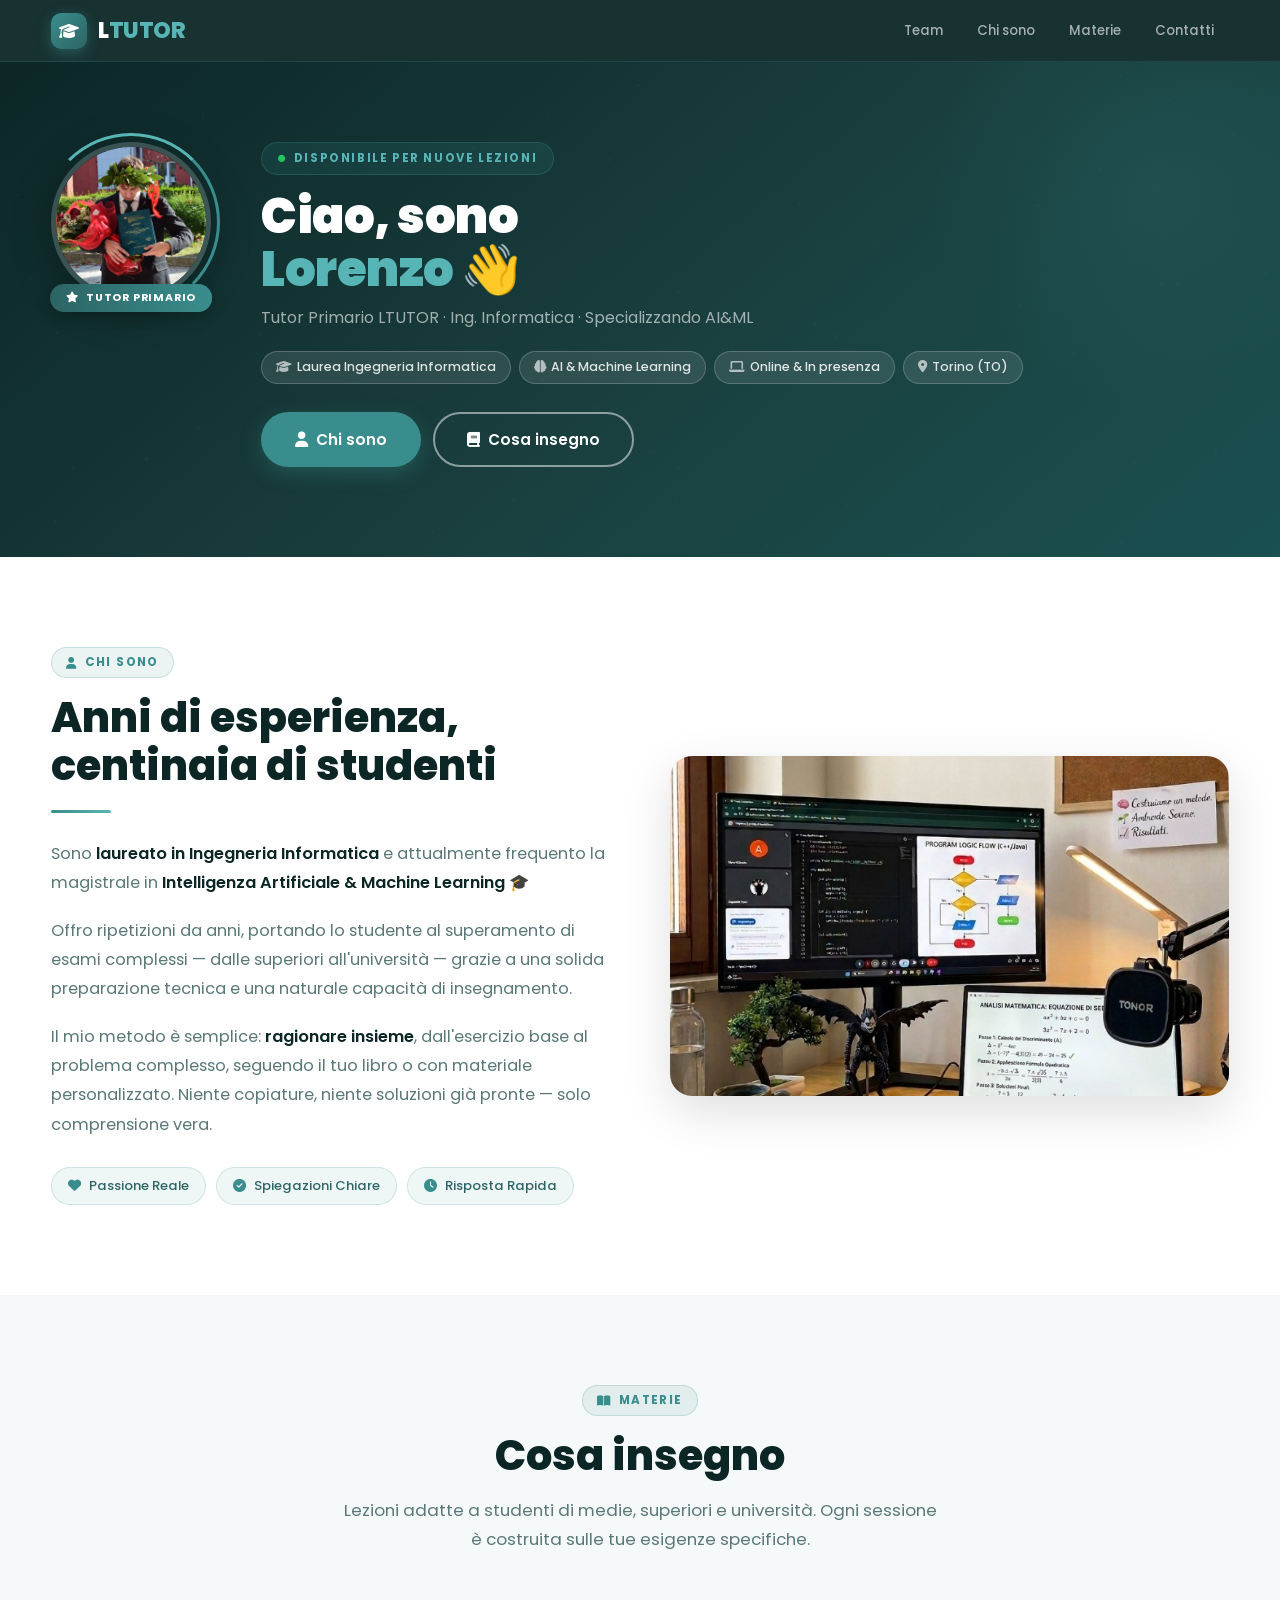
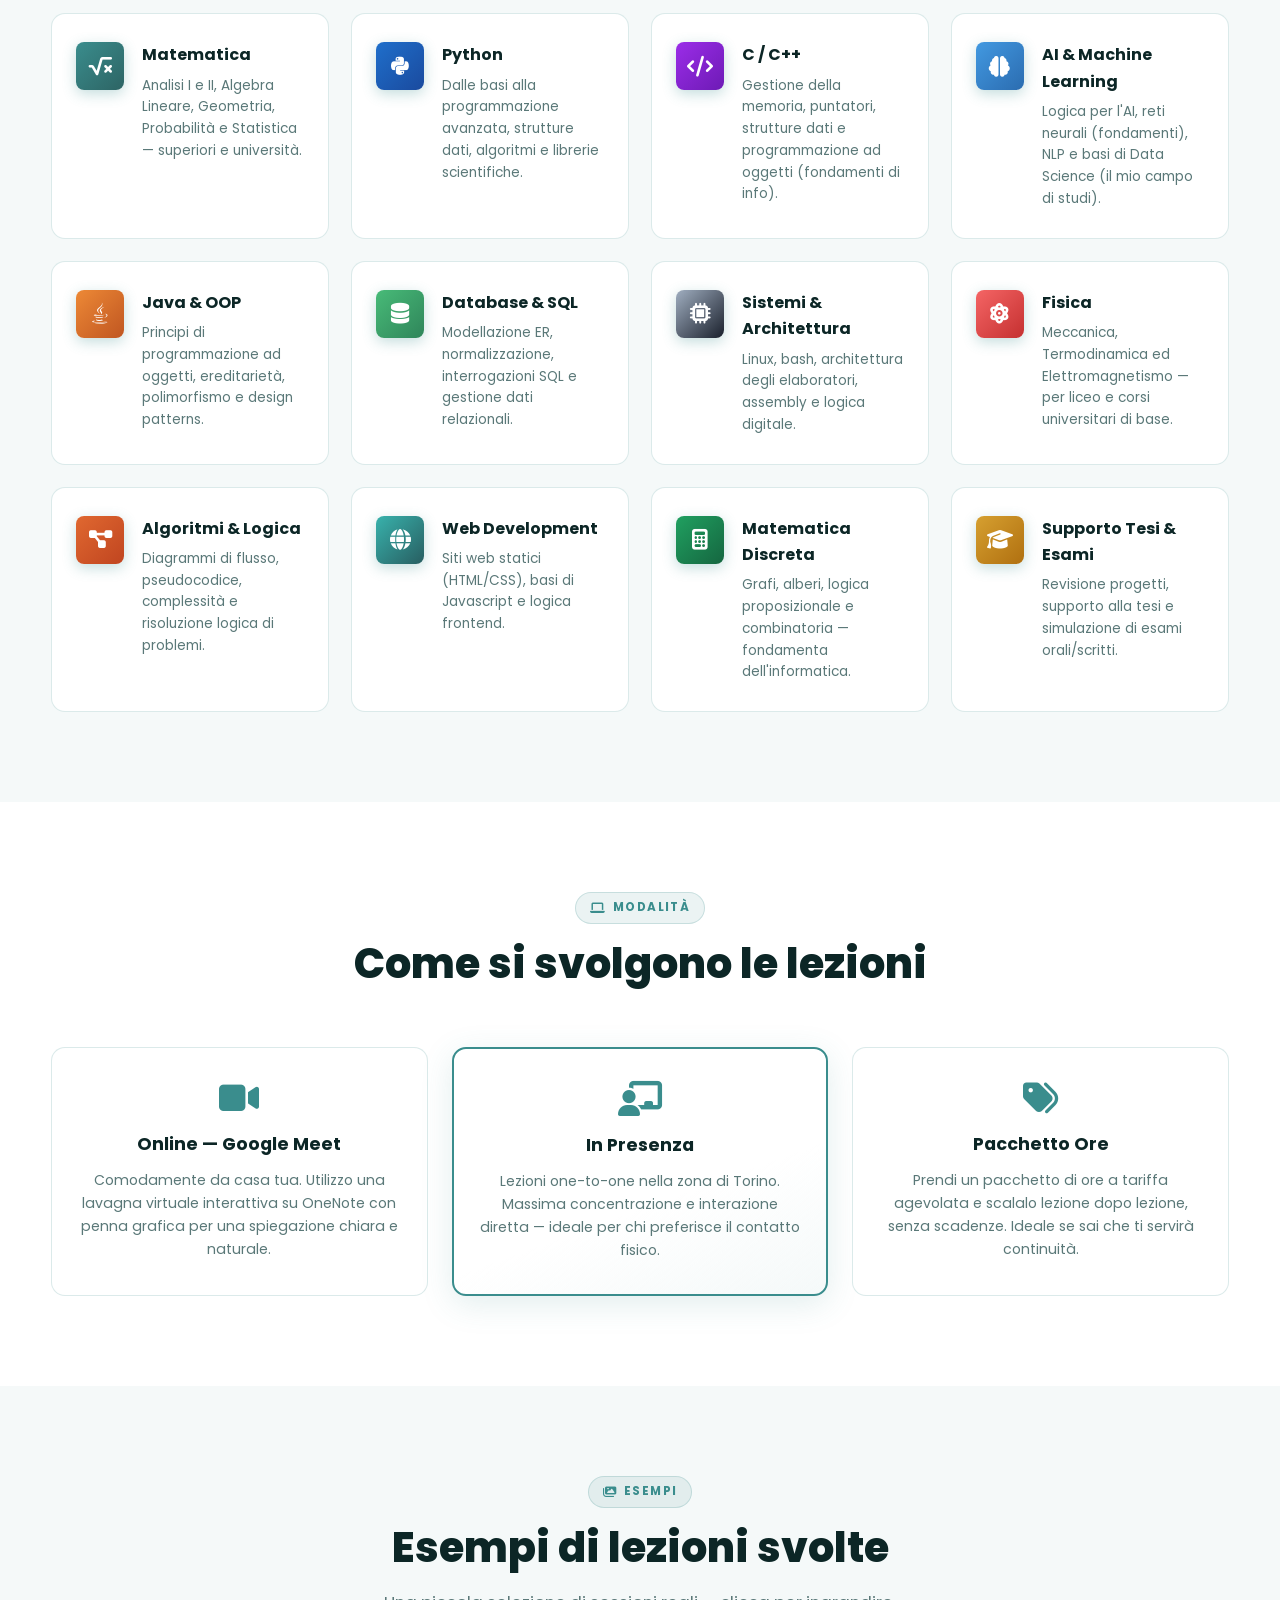
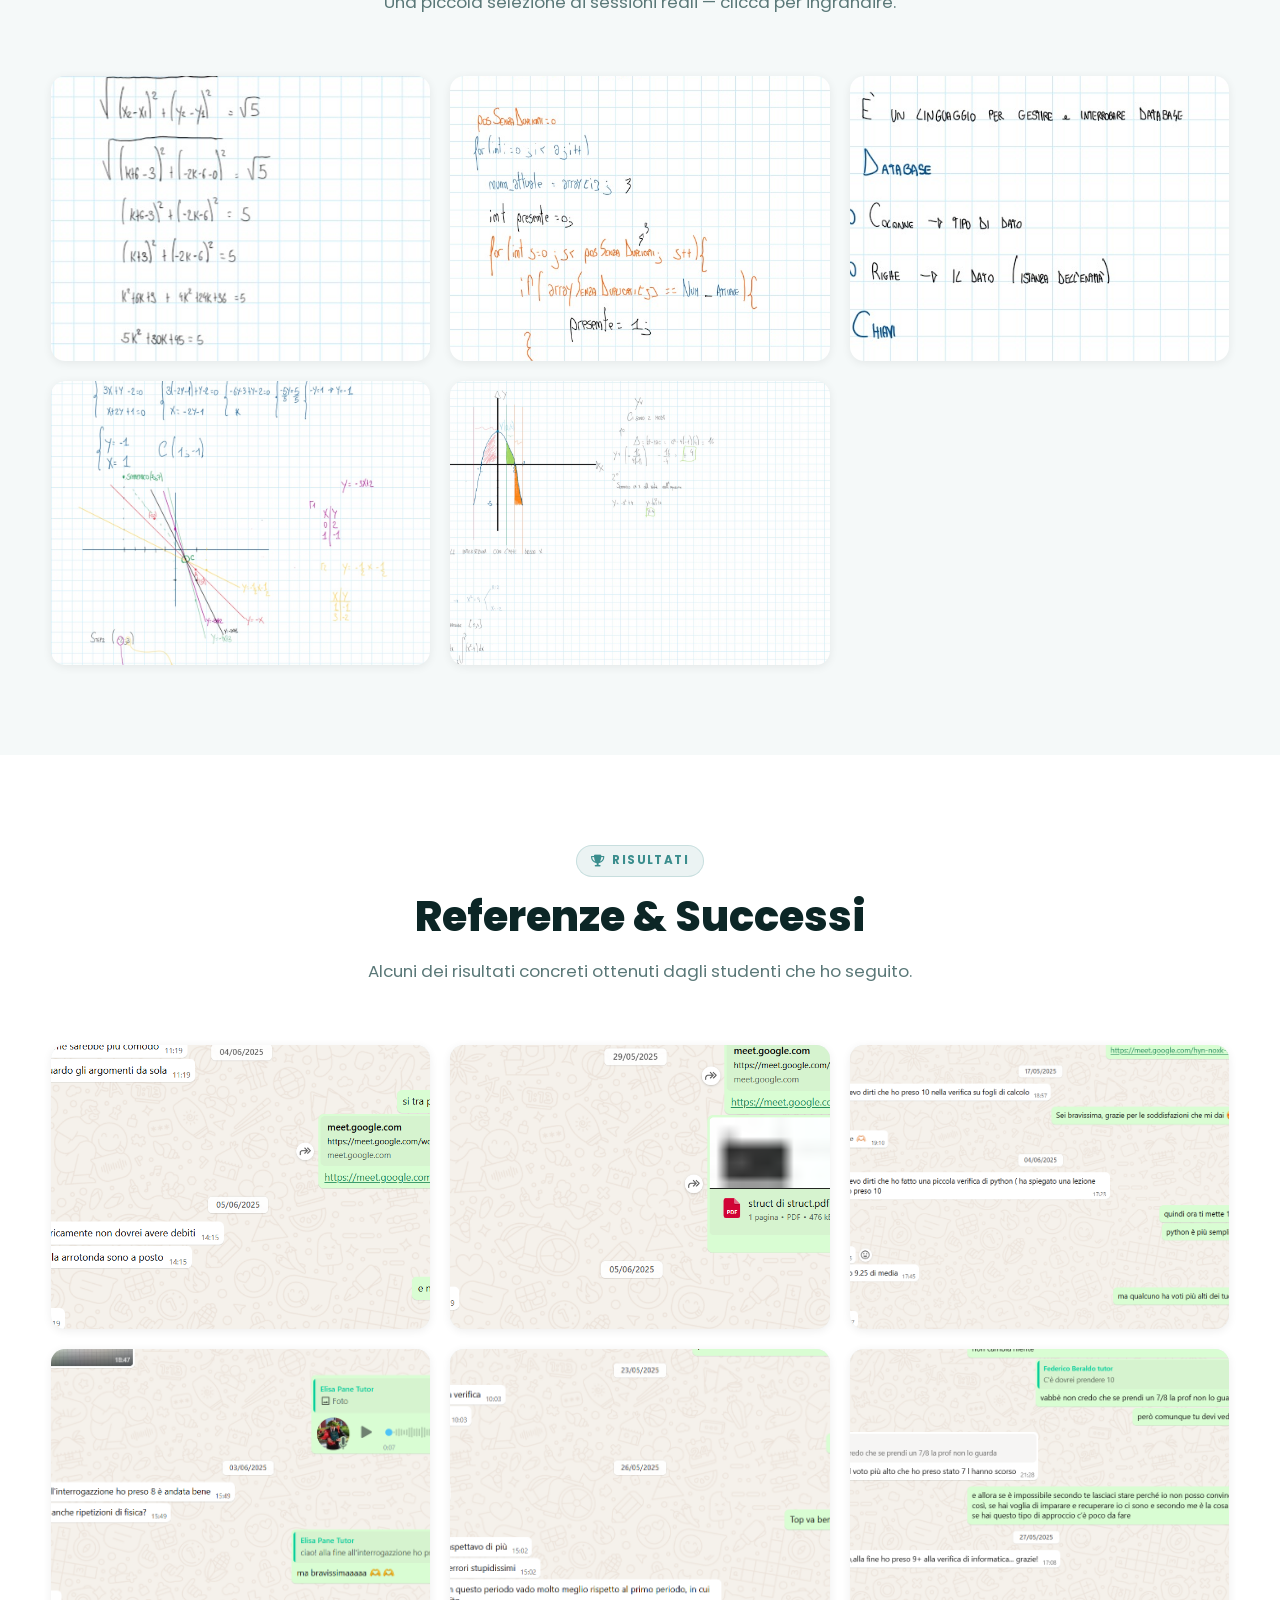
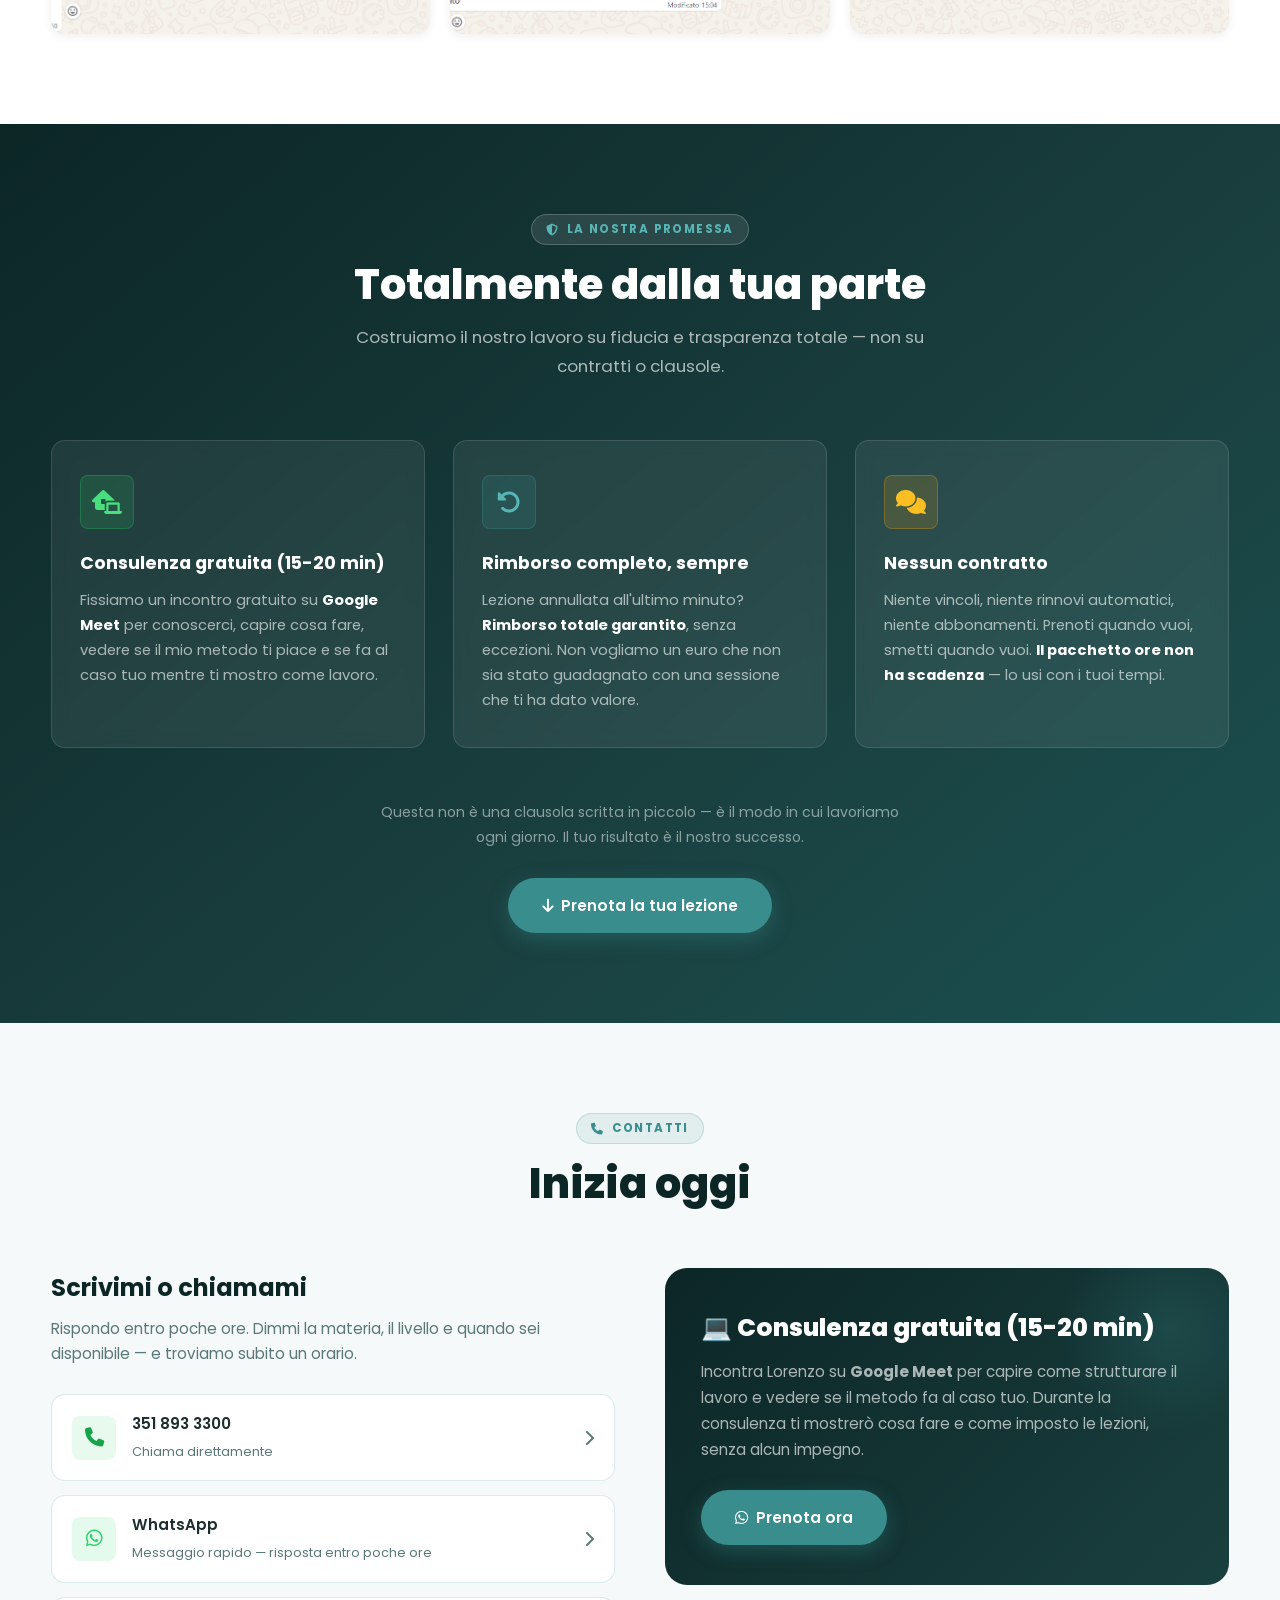
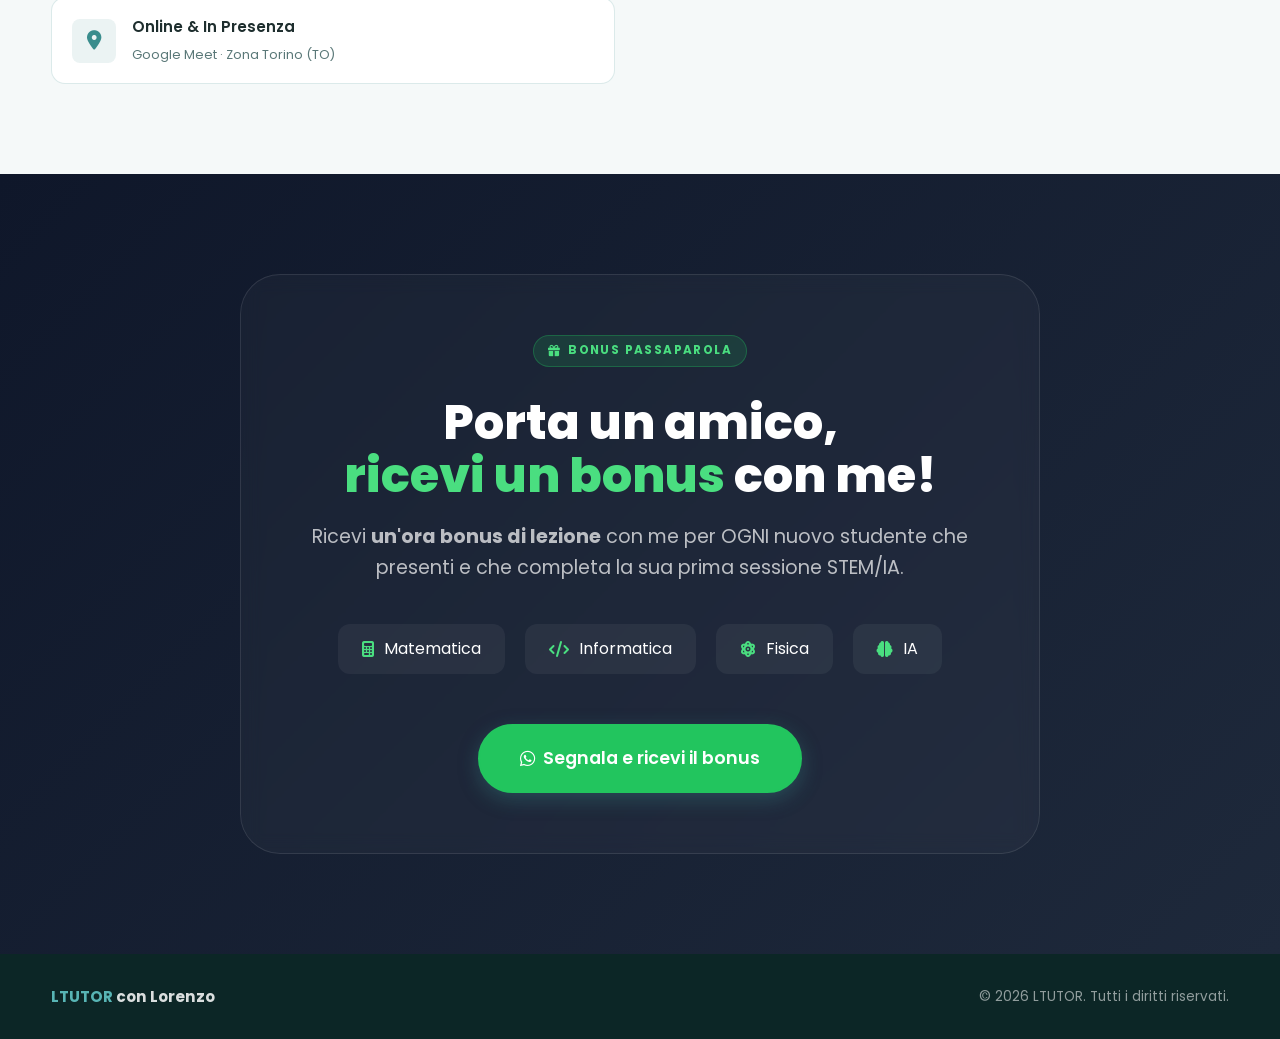
<file: team/lorenzo.html>
<!DOCTYPE html>
<html lang="it">
<head>
    <meta charset="UTF-8">
    <meta name="viewport" content="width=device-width, initial-scale=1.0">
    <title>Lorenzo | LTUTOR — Lezioni Private di Matematica, Informatica & Coding</title>
    <meta name="description" content="Prenota una consulenza gratuita (15-20 min) su Google Meet con Lorenzo: scopri se il mio metodo fa al caso tuo e definiamo insieme gli obiettivi di studio.">
    <!-- Open Graph -->
    <meta property="og:type"        content="website">
    <meta property="og:url"         content="https://ltutor.netlify.app/team/lorenzo.html">
    <meta property="og:title"       content="Lorenzo | LTUTOR — Richiedi una consulenza gratuita su Google Meet">
    <meta property="og:description" content="Consulenza gratuita (15-20 min) su Google Meet con Lorenzo per valutare il metodo di studio e pianificare il percorso di Matematica, Coding ed AI.">
    <meta property="og:image"       content="https://ltutor.netlify.app/images/postazione.jpg?v=2">
    <!-- Twitter -->
    <meta name="twitter:card"        content="summary_large_image">
    <meta name="twitter:url"         content="https://ltutor.netlify.app/team/lorenzo.html">
    <meta name="twitter:title"       content="Lorenzo | LTUTOR — Richiedi una consulenza gratuita su Google Meet">
    <meta name="twitter:description" content="Consulenza gratuita (15-20 min) su Google Meet con Lorenzo per valutare il metodo di studio e pianificare il percorso di Matematica, Coding ed AI.">
    <meta name="twitter:image"       content="https://ltutor.netlify.app/images/postazione.jpg?v=2">
    <!-- Google Analytics -->
    <script async src="https://www.googletagmanager.com/gtag/js?id=G-WGG9PG4QGE"></script>
    <script>
      window.dataLayer = window.dataLayer || [];
      function gtag(){dataLayer.push(arguments);}
      gtag('js', new Date());
      gtag('config', 'G-WGG9PG4QGE');
    </script>
    <!-- Umami Analytics -->
    <script defer src="https://cloud.umami.is/script.js" data-website-id="7c07bd4c-2c8f-4913-add2-483f84793d43"></script>
    <link rel="stylesheet" href="https://cdnjs.cloudflare.com/ajax/libs/font-awesome/6.4.0/css/all.min.css">
    <link href="https://fonts.googleapis.com/css2?family=Poppins:wght@300;400;500;600;700;800;900&display=swap" rel="stylesheet">
    <link rel="stylesheet" href="../css/style.css">
    <link rel="icon" href="../images/favicon.png" type="image/png">
</head>
<body>

    <!-- NAVBAR -->
    <nav class="ltutor-navbar" id="navbar">
        <div class="container navbar-inner">
            <a href="../index.html" class="ltutor-logo">
                <div class="ltutor-logo-icon">
                    <i class="fas fa-graduation-cap"></i>
                </div>
                <span class="ltutor-wordmark">
                    <span class="lt-l">L</span><span class="lt-tutor">TUTOR</span>
                </span>
            </a>
            
            <nav class="ltutor-nav-links desktop-only">
                <a href="../index.html">Team</a>
                <a href="#about">Chi sono</a>
                <a href="#materie">Materie</a>
                <a href="#contact" class="nav-cta">Contatti</a>
            </nav>

            <button class="mobile-toggle" id="mobile-toggle" aria-label="Toggle Menu">
                <span></span>
                <span></span>
            </button>
        </div>
    </nav>

    <!-- MOBILE NAV OVERLAY -->
    <div class="mobile-nav" id="mobile-nav">
        <div class="mobile-nav-inner">
            <a href="../index.html" class="mobile-nav-link">Team</a>
            <a href="#about" class="mobile-nav-link">Chi sono</a>
            <a href="#materie" class="mobile-nav-link">Materie</a>
            <a href="#contact" class="mobile-nav-link cta">Contatti</a>
        </div>
    </div>

    <!-- HERO PROFILO -->
    <section class="profile-hero">
        <!-- Particles background -->
        <canvas id="hero-particles" style="position: absolute; top:0; left:0; width:100%; height:100%; pointer-events: none; opacity: 0.15;"></canvas>
        
        <div class="container" style="position:relative; z-index:2;">
            <div class="profile-inner">
                <div class="profile-avatar-wrap">
                    <div class="profile-avatar-ring"></div>
                    <img src="../images/lorenzo.jpg" alt="Foto di Lorenzo" class="profile-avatar">
                    <div class="coordinator-pill"><i class="fas fa-star"></i> Tutor Primario</div>
                </div>
                <div class="profile-text">
                    <div class="hero-badge mb-16" style="margin-bottom:16px;">
                        <i class="fas fa-circle" style="font-size:0.45rem; color:#22c55e;"></i>
                        Disponibile per nuove lezioni
                    </div>
                    <h1>Ciao, sono<br><span>Lorenzo</span> 👋</h1>
                    <p class="profile-role">Tutor Primario LTUTOR · Ing. Informatica · Specializzando AI&ML</p>
                    <div class="profile-tags">
                        <span class="profile-tag"><i class="fas fa-graduation-cap"></i>Laurea Ingegneria Informatica</span>
                        <span class="profile-tag"><i class="fas fa-brain"></i>AI & Machine Learning</span>
                        <span class="profile-tag"><i class="fas fa-laptop"></i>Online & In presenza</span>
                        <span class="profile-tag"><i class="fas fa-map-marker-alt"></i>Torino (TO)</span>
                    </div>
                    <div class="profile-actions">
                        <a href="#about" class="btn btn-primary">
                            <i class="fas fa-user"></i> Chi sono
                        </a>
                        <a href="#materie" class="btn btn-outline">
                            <i class="fas fa-book"></i> Cosa insegno
                        </a>
                    </div>
                </div>
            </div>
        </div>
    </section>

    <!-- CHI SONO -->
    <section class="section bg-white" id="about">
        <div class="container">
            <div class="about-grid">
                <div class="about-text fade-in">
                    <div class="section-tag"><i class="fas fa-user"></i> Chi sono</div>
                    <h2 class="section-title" style="text-align:left; margin-bottom:20px;">
                        Anni di esperienza,<br>centinaia di studenti
                    </h2>
                    <div class="divider" style="margin:0 0 26px;"></div>
                    <p>
                        Sono <strong>laureato in Ingegneria Informatica</strong> e attualmente frequento la magistrale in
                        <strong>Intelligenza Artificiale & Machine Learning</strong> 🎓
                    </p>
                    <p>
                        Offro ripetizioni da anni, portando lo studente al superamento di esami complessi — dalle superiori all'università — 
                        grazie a una solida preparazione tecnica e una naturale capacità di insegnamento.
                    </p>
                    <p>
                        Il mio metodo è semplice: <strong>ragionare insieme</strong>, dall'esercizio base al problema
                        complesso, seguendo il tuo libro o con materiale personalizzato. Niente copiature, niente
                        soluzioni già pronte — solo comprensione vera.
                    </p>
                    <div class="info-chips">
                        <div class="info-chip"><i class="fas fa-heart"></i> Passione Reale</div>
                        <div class="info-chip"><i class="fas fa-check-circle"></i> Spiegazioni Chiare</div>
                        <div class="info-chip"><i class="fas fa-clock"></i> Risposta Rapida</div>
                    </div>
                </div>
                <div class="about-img fade-in">
                    <img src="../images/postazione.jpg?v=2" alt="La postazione di Lorenzo">
                </div>
            </div>
        </div>
    </section>

    <!-- MATERIE -->
    <section class="section bg-light" id="materie">
        <div class="container">
            <div class="section-header">
                <div class="section-tag"><i class="fas fa-book-open"></i> Materie</div>
                <h2 class="section-title">Cosa insegno</h2>
                <p class="section-subtitle mt-16">
                    Lezioni adatte a studenti di medie, superiori e università.
                    Ogni sessione è costruita sulle tue esigenze specifiche.
                </p>
            </div>
            <div class="subjects-grid">
                <!-- 1. MATEMATICA -->
                <div class="subject-card fade-in">
                    <div class="subject-icon"><i class="fas fa-square-root-alt"></i></div>
                    <div class="subject-info">
                        <h3>Matematica</h3>
                        <p>Analisi I e II, Algebra Lineare, Geometria, Probabilità e Statistica — superiori e università.</p>
                    </div>
                </div>
                <!-- 2. PYTHON -->
                <div class="subject-card fade-in">
                    <div class="subject-icon" style="background: linear-gradient(135deg,#1f6fcb,#1a4a9e);"><i class="fab fa-python"></i></div>
                    <div class="subject-info">
                        <h3>Python</h3>
                        <p>Dalle basi alla programmazione avanzata, strutture dati, algoritmi e librerie scientifiche.</p>
                    </div>
                </div>
                <!-- 3. C++ -->
                <div class="subject-card fade-in">
                    <div class="subject-icon" style="background: linear-gradient(135deg,#9b2de8,#6d1ab5);"><i class="fas fa-code"></i></div>
                    <div class="subject-info">
                        <h3>C / C++</h3>
                        <p>Gestione della memoria, puntatori, strutture dati e programmazione ad oggetti (fondamenti di info).</p>
                    </div>
                </div>
                <!-- 4. AI & ML -->
                <div class="subject-card fade-in">
                    <div class="subject-icon" style="background: linear-gradient(135deg,#4299e1,#2b6cb0);"><i class="fas fa-brain"></i></div>
                    <div class="subject-info">
                        <h3>AI & Machine Learning</h3>
                        <p>Logica per l'AI, reti neurali (fondamenti), NLP e basi di Data Science (il mio campo di studi).</p>
                    </div>
                </div>
                <!-- 5. JAVA / OOP -->
                <div class="subject-card fade-in">
                    <div class="subject-icon" style="background: linear-gradient(135deg,#ed8936,#c05621);"><i class="fab fa-java"></i></div>
                    <div class="subject-info">
                        <h3>Java & OOP</h3>
                        <p>Principi di programmazione ad oggetti, ereditarietà, polimorfismo e design patterns.</p>
                    </div>
                </div>
                <!-- 6. DATABASES -->
                <div class="subject-card fade-in">
                    <div class="subject-icon" style="background: linear-gradient(135deg,#48bb78,#2f855a);"><i class="fas fa-database"></i></div>
                    <div class="subject-info">
                        <h3>Database & SQL</h3>
                        <p>Modellazione ER, normalizzazione, interrogazioni SQL e gestione dati relazionali.</p>
                    </div>
                </div>
                <!-- 7. SYSTEMS / ARCHITECTURE -->
                <div class="subject-card fade-in">
                    <div class="subject-icon" style="background: linear-gradient(135deg,#a0aec0,#1a202c);"><i class="fas fa-microchip"></i></div>
                    <div class="subject-info">
                        <h3>Sistemi & Architettura</h3>
                        <p>Linux, bash, architettura degli elaboratori, assembly e logica digitale.</p>
                    </div>
                </div>
                <!-- 8. PHYSICS -->
                <div class="subject-card fade-in">
                    <div class="subject-icon" style="background: linear-gradient(135deg,#f56565,#c53030);"><i class="fas fa-atom"></i></div>
                    <div class="subject-info">
                        <h3>Fisica</h3>
                        <p>Meccanica, Termodinamica ed Elettromagnetismo — per liceo e corsi universitari di base.</p>
                    </div>
                </div>
                <!-- 9. FLOWCARTS / ALGORITHMS -->
                <div class="subject-card fade-in">
                    <div class="subject-icon" style="background: linear-gradient(135deg,#e06830,#c04520);"><i class="fas fa-project-diagram"></i></div>
                    <div class="subject-info">
                        <h3>Algoritmi & Logica</h3>
                        <p>Diagrammi di flusso, pseudocodice, complessità e risoluzione logica di problemi.</p>
                    </div>
                </div>
                <!-- 10. WEB DEVELOPMENT -->
                <div class="subject-card fade-in">
                    <div class="subject-icon" style="background: linear-gradient(135deg,#38b2ac,#285e61);"><i class="fas fa-globe"></i></div>
                    <div class="subject-info">
                        <h3>Web Development</h3>
                        <p>Siti web statici (HTML/CSS), basi di Javascript e logica frontend.</p>
                    </div>
                </div>
                <!-- 11. MATERIE DISCRETE -->
                <div class="subject-card fade-in">
                    <div class="subject-icon" style="background: linear-gradient(135deg,#20a060,#156640);"><i class="fas fa-calculator"></i></div>
                    <div class="subject-info">
                        <h3>Matematica Discreta</h3>
                        <p>Grafi, alberi, logica proposizionale e combinatoria — fondamenta dell'informatica.</p>
                    </div>
                </div>
                <!-- 12. TESI & ESAMI -->
                <div class="subject-card fade-in">
                    <div class="subject-icon" style="background: linear-gradient(135deg,#d6a030,#b07010);"><i class="fas fa-graduation-cap"></i></div>
                    <div class="subject-info">
                        <h3>Supporto Tesi & Esami</h3>
                        <p>Revisione progetti, supporto alla tesi e simulazione di esami orali/scritti.</p>
                    </div>
                </div>
            </div>
        </div>
    </section>

    <!-- MODALITÀ LEZIONE -->
    <section class="section bg-white" id="lezioni">
        <div class="container">
            <div class="section-header">
                <div class="section-tag"><i class="fas fa-laptop"></i> Modalità</div>
                <h2 class="section-title">Come si svolgono le lezioni</h2>
            </div>
            <div class="pricing-cards fade-in">
                <div class="pricing-card">
                    <i class="fas fa-video"></i>
                    <h3>Online — Google Meet</h3>
                    <p>Comodamente da casa tua. Utilizzo una lavagna virtuale interattiva su OneNote con penna grafica per una spiegazione chiara e naturale.</p>
                </div>
                <div class="pricing-card featured">
                    <i class="fas fa-chalkboard-teacher"></i>
                    <h3>In Presenza</h3>
                    <p>Lezioni one-to-one nella zona di Torino. Massima concentrazione e interazione diretta — ideale per chi preferisce il contatto fisico.</p>
                </div>
                <div class="pricing-card">
                    <i class="fas fa-tags"></i>
                    <h3>Pacchetto Ore</h3>
                    <p>Prendi un pacchetto di ore a tariffa agevolata e scalalo lezione dopo lezione, senza scadenze. Ideale se sai che ti servirà continuità.</p>
                </div>
            </div>
        </div>
    </section>

    <!-- GALLERIA LEZIONI -->
    <section class="section bg-light" id="galleria">
        <div class="container">
            <div class="section-header">
                <div class="section-tag"><i class="fas fa-images"></i> Esempi</div>
                <h2 class="section-title">Esempi di lezioni svolte</h2>
                <p class="section-subtitle mt-16">Una piccola selezione di sessioni reali — clicca per ingrandire.</p>
            </div>
            <div class="gallery-grid">
                <div class="gallery-item">
                    <img src="../images/lezioni/lezione-analisi.jpg" alt="Analisi Matematica" loading="lazy">
                    <div class="gallery-overlay"><p>Analisi Matematica</p></div>
                </div>
                <div class="gallery-item">
                    <img src="../images/lezioni/lezione-matematica.jpg" alt="Matematica" loading="lazy">
                    <div class="gallery-overlay"><p>Matematica Avanzata</p></div>
                </div>
                <div class="gallery-item">
                    <img src="../images/lezioni/lezione-cpp.jpg" alt="Programmazione C++" loading="lazy">
                    <div class="gallery-overlay"><p>Programmazione C++</p></div>
                </div>
                <div class="gallery-item">
                    <img src="../images/lezioni/lezione-python.jpg" alt="Python" loading="lazy">
                    <div class="gallery-overlay"><p>Programmazione Python</p></div>
                </div>
                <div class="gallery-item">
                    <img src="../images/lezioni/lezione-geometria.jpg" alt="Matematica Base" loading="lazy">
                    <div class="gallery-overlay"><p>Matematica Base</p></div>
                </div>
            </div>
        </div>
    </section>

    <!-- REFERENZE -->
    <section class="section bg-white" id="referenze">
        <div class="container">
            <div class="section-header">
                <div class="section-tag"><i class="fas fa-trophy"></i> Risultati</div>
                <h2 class="section-title">Referenze & Successi</h2>
                <p class="section-subtitle mt-16">Alcuni dei risultati concreti ottenuti dagli studenti che ho seguito.</p>
            </div>
            <div class="gallery-grid">
                <div class="gallery-item">
                    <img src="../images/referenze/referenza-1.png" alt="Risultato studente" loading="lazy">
                    <div class="gallery-overlay"><p>Risultato conseguito</p></div>
                </div>
                <div class="gallery-item">
                    <img src="../images/referenze/referenza-2.png" alt="Esercitazione" loading="lazy">
                    <div class="gallery-overlay"><p>Esercitazione svolta</p></div>
                </div>
                <div class="gallery-item">
                    <img src="../images/referenze/referenza-3.png" alt="Progetto" loading="lazy">
                    <div class="gallery-overlay"><p>Progetto di programmazione</p></div>
                </div>
                <div class="gallery-item">
                    <img src="../images/referenze/referenza-4.png" alt="Verifica" loading="lazy">
                    <div class="gallery-overlay"><p>Verifica superata</p></div>
                </div>
                <div class="gallery-item">
                    <img src="../images/referenze/referenza-5.png" alt="Esercizio" loading="lazy">
                    <div class="gallery-overlay"><p>Esercizio svolto</p></div>
                </div>
                <div class="gallery-item">
                    <img src="../images/referenze/referenza-6.png" alt="Risultati" loading="lazy">
                    <div class="gallery-overlay"><p>Risultati conseguiti</p></div>
                </div>
            </div>
        </div>
    </section>

    <!-- GARANZIA -->
    <section class="section" id="garanzia" style="background: linear-gradient(140deg, var(--c-dark) 0%, var(--c-dark2) 60%, #1a5050 100%); color: white;">
        <div class="container">
            <div class="section-header">
                <div class="section-tag" style="background:rgba(255,255,255,0.1); border-color:rgba(255,255,255,0.2); color:var(--c-accent-lt);">
                    <i class="fas fa-shield-alt"></i> La nostra promessa
                </div>
                <h2 class="section-title" style="color:#fff; margin-bottom:14px;">
                    Totalmente dalla tua parte
                </h2>
                <p class="section-subtitle" style="color:rgba(255,255,255,0.65);">
                    Costruiamo il nostro lavoro su fiducia e trasparenza totale — non su contratti o clausole.
                </p>
            </div>

            <div class="features-grid" style="margin-top:0;">

                <div class="feature-card" style="background:rgba(255,255,255,0.07); border-color:rgba(255,255,255,0.12); backdrop-filter:blur(8px);">
                    <div class="feature-icon" style="background:rgba(34,197,94,0.15); border-color:rgba(34,197,94,0.3); color:#4ade80;">
                        <i class="fas fa-laptop-house"></i>
                    </div>
                    <h3 style="color:#fff;">Consulenza gratuita (15-20 min)</h3>
                    <p style="color:rgba(255,255,255,0.62);">
                        Fissiamo un incontro gratuito su <strong style="color:#fff;">Google Meet</strong> per conoscerci, capire cosa fare, vedere se il mio metodo ti piace e se fa al caso tuo mentre ti mostro come lavoro.
                    </p>
                </div>

                <div class="feature-card" style="background:rgba(255,255,255,0.07); border-color:rgba(255,255,255,0.12); backdrop-filter:blur(8px);">
                    <div class="feature-icon" style="background:rgba(58,141,141,0.2); border-color:rgba(58,141,141,0.35); color:var(--c-accent-lt);">
                        <i class="fas fa-undo-alt"></i>
                    </div>
                    <h3 style="color:#fff;">Rimborso completo, sempre</h3>
                    <p style="color:rgba(255,255,255,0.62);">
                        Lezione annullata all'ultimo minuto? <strong style="color:#fff;">Rimborso totale garantito</strong>, senza eccezioni.
                        Non vogliamo un euro che non sia stato guadagnato con una sessione che ti ha dato valore.
                    </p>
                </div>

                <div class="feature-card" style="background:rgba(255,255,255,0.07); border-color:rgba(255,255,255,0.12); backdrop-filter:blur(8px);">
                    <div class="feature-icon" style="background:rgba(245,158,11,0.15); border-color:rgba(245,158,11,0.3); color:#fbbf24;">
                        <i class="fas fa-comments"></i>
                    </div>
                    <h3 style="color:#fff;">Nessun contratto</h3>
                    <p style="color:rgba(255,255,255,0.62);">
                        Niente vincoli, niente rinnovi automatici, niente abbonamenti.
                        Prenoti quando vuoi, smetti quando vuoi.
                        <strong style="color:#fff;">Il pacchetto ore non ha scadenza</strong> — lo usi con i tuoi tempi.
                    </p>
                </div>

            </div>

            <div style="text-align:center; margin-top:52px;">
                <p style="color:rgba(255,255,255,0.5); font-size:0.88rem; max-width:520px; margin:0 auto 28px; line-height:1.75;">
                    Questa non è una clausola scritta in piccolo — è il modo in cui lavoriamo ogni giorno.
                    Il tuo risultato è il nostro successo.
                </p>
                <a href="#contact" class="btn btn-primary">
                    <i class="fas fa-arrow-down"></i> Prenota la tua lezione
                </a>
            </div>
        </div>
    </section>
    <!-- CONTATTI -->
    <section class="section bg-light" id="contact">
        <div class="container">
            <div class="section-header">
                <div class="section-tag"><i class="fas fa-phone"></i> Contatti</div>
                <h2 class="section-title">Inizia oggi</h2>
            </div>
            <div class="contact-grid">
                <div class="contact-block">
                    <h3>Scrivimi o chiamami</h3>
                    <p>Rispondo entro poche ore. Dimmi la materia, il livello e quando sei disponibile — e troviamo subito un orario.</p>
                    <div class="contact-links">
                        <a href="tel:+393518933300" class="contact-link">
                            <div class="contact-link-icon icon-phone"><i class="fas fa-phone"></i></div>
                            <div class="contact-link-text">
                                <strong>351 893 3300</strong>
                                <span>Chiama direttamente</span>
                            </div>
                            <i class="fas fa-chevron-right" style="margin-left:auto; color:var(--c-text-muted);"></i>
                        </a>
                        <a href="https://wa.me/393518933300" target="_blank" rel="noopener" class="contact-link">
                            <div class="contact-link-icon icon-wa"><i class="fab fa-whatsapp"></i></div>
                            <div class="contact-link-text">
                                <strong>WhatsApp</strong>
                                <span>Messaggio rapido — risposta entro poche ore</span>
                            </div>
                            <i class="fas fa-chevron-right" style="margin-left:auto; color:var(--c-text-muted);"></i>
                        </a>
                        <div class="contact-link" style="cursor:default;">
                            <div class="contact-link-icon icon-place"><i class="fas fa-map-marker-alt"></i></div>
                            <div class="contact-link-text">
                                <strong>Online & In Presenza</strong>
                                <span>Google Meet · Zona Torino (TO)</span>
                            </div>
                        </div>
                    </div>
                </div>
                <div class="cta-card">
                    <h3>💻 Consulenza gratuita (15-20 min)</h3>
                    <p>
                        Incontra Lorenzo su <strong>Google Meet</strong> per capire come strutturare il lavoro e vedere se il metodo fa al caso tuo. 
                        Durante la consulenza ti mostrerò cosa fare e come imposto le lezioni, senza alcun impegno.
                    </p>
                    <a href="https://wa.me/393518933300" target="_blank" rel="noopener" class="btn btn-primary">
                        <i class="fab fa-whatsapp"></i> Prenota ora
                    </a>
                </div>
            </div>
        </div>
    </section>

    <!-- REFERRAL / INVITA UN AMICO -->
    <section class="section referral-section" id="referral" style="padding: 100px 0; background: linear-gradient(135deg, #0f172a 0%, #1e293b 100%); color: white; position: relative; overflow: hidden;">
        <div class="container" style="position: relative; z-index: 2;">
            <div style="max-width: 800px; margin: 0 auto; background: rgba(255,255,255,0.03); border: 1px solid rgba(255,255,255,0.1); border-radius: 40px; padding: 60px; text-align: center; backdrop-filter: blur(10px);">
                <div class="section-tag" style="background: rgba(34,197,94,0.15); border-color: rgba(34,197,94,0.3); color: #4ade80; margin-bottom: 30px; display: inline-flex;">
                    <i class="fas fa-gift"></i> Bonus Passaparola
                </div>
                <h2 style="font-size: 3rem; font-weight: 800; color: white; margin-bottom: 20px; line-height: 1.1;">
                    Porta un amico,<br><span style="color: #4ade80;">ricevi un bonus</span> con me!
                </h2>
                <p style="font-size: 1.2rem; color: rgba(255,255,255,0.7); margin-bottom: 40px; line-height: 1.6;">
                    Ricevi <strong>un'ora bonus di lezione</strong> con me per OGNI nuovo studente che presenti e che completa la sua prima sessione STEM/IA.
                </p>
                <div style="display: flex; gap: 20px; justify-content: center; flex-wrap: wrap; margin-bottom: 50px;">
                    <div style="display: flex; align-items: center; gap: 10px; background: rgba(255,255,255,0.05); padding: 12px 24px; border-radius: 12px;"><i class="fas fa-calculator" style="color: #4ade80;"></i> Matematica</div>
                    <div style="display: flex; align-items: center; gap: 10px; background: rgba(255,255,255,0.05); padding: 12px 24px; border-radius: 12px;"><i class="fas fa-code" style="color: #4ade80;"></i> Informatica</div>
                    <div style="display: flex; align-items: center; gap: 10px; background: rgba(255,255,255,0.05); padding: 12px 24px; border-radius: 12px;"><i class="fas fa-atom" style="color: #4ade80;"></i> Fisica</div>
                    <div style="display: flex; align-items: center; gap: 10px; background: rgba(255,255,255,0.05); padding: 12px 24px; border-radius: 12px;"><i class="fas fa-brain" style="color: #4ade80;"></i> IA</div>
                </div>
                <a href="https://wa.me/393518933300" target="_blank" rel="noopener" class="btn btn-primary" style="background: #22c55e; border-color: #22c55e; padding: 18px 40px; font-size: 1.1rem;">
                    <i class="fab fa-whatsapp"></i> Segnala e ricevi il bonus
                </a>
            </div>
        </div>
    </section>

    <!-- FOOTER -->
    <footer class="ltutor-footer">
        <div class="container">
            <div class="footer-brand">
                <span class="lt-l">L</span><span>TUTOR</span> con Lorenzo
            </div>
            <span>© <span id="footer-year"></span> LTUTOR. Tutti i diritti riservati.</span>
        </div>
    </footer>

    <!-- Lightbox -->
    <div id="lightbox" class="lightbox">
        <span class="lightbox-close" id="lb-close">&times;</span>
        <span class="lightbox-nav prev" id="lb-prev">&#10094;</span>
        <img class="lightbox-content" id="lb-img" alt="Immagine">
        <span class="lightbox-nav next" id="lb-next">&#10095;</span>
    </div>

    <script src="../js/script.js"></script>
</body>
</html>
</file>
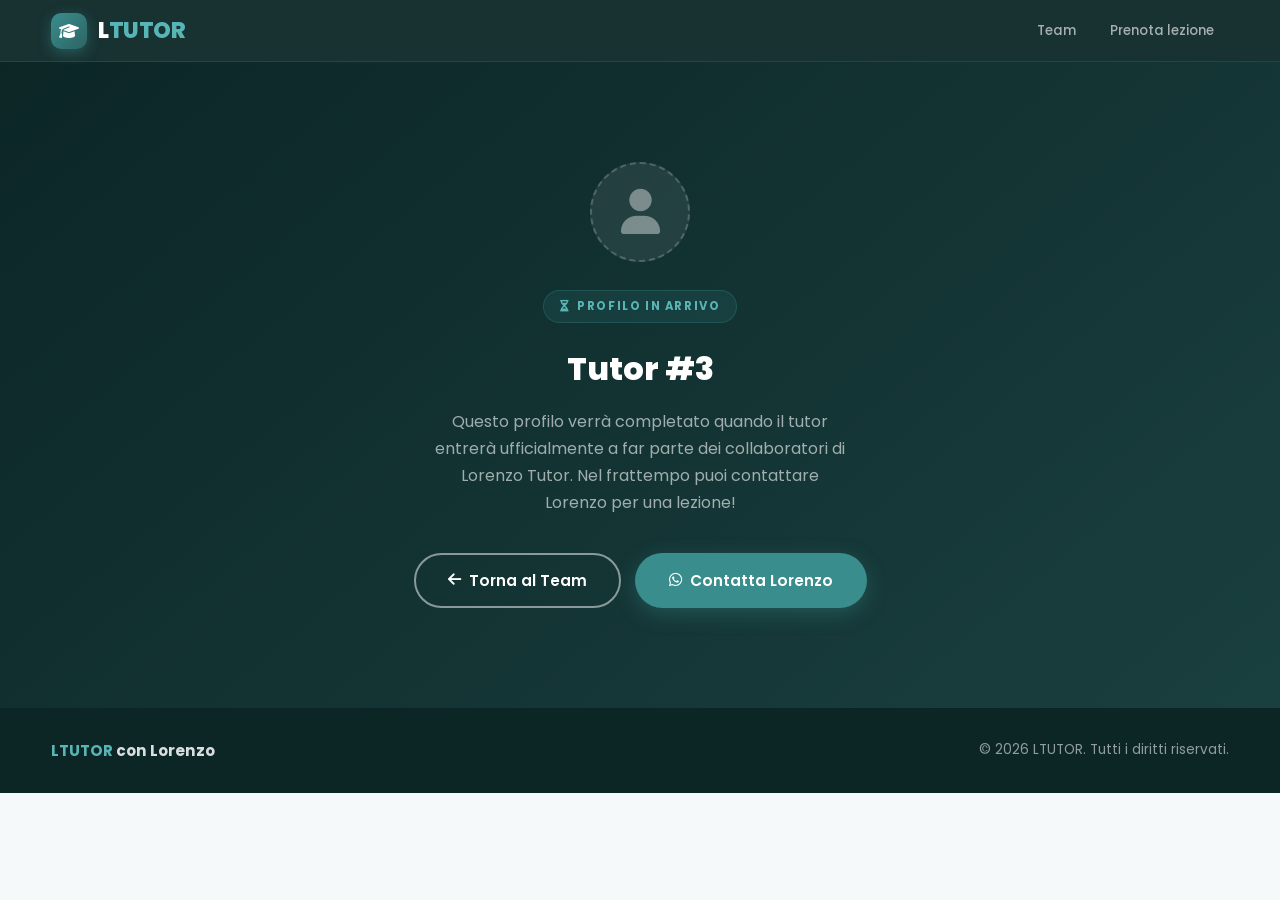
<file: team/tutor3.html>
<!DOCTYPE html>
<html lang="it">
<head>
    <meta charset="UTF-8">
    <meta name="viewport" content="width=device-width, initial-scale=1.0">
    <title>Tutor #3 | Lorenzo Tutor — Prossimamente</title>
    <meta name="description" content="Questo profilo tutor collaboratore è in arrivo. Contattaci per maggiori informazioni sulle lezioni private.">
    <meta property="og:type"        content="website">
    <meta property="og:url"         content="https://ltutor.netlify.app/tutor3.html">
    <meta property="og:title"       content="Tutor #3 | Lorenzo Tutor — Prossimamente">
    <meta property="og:description" content="Profilo del nuovo tutor collaboratore in arrivo su Lorenzo Tutor.">
    <meta property="og:image"       content="https://ltutor.netlify.app/images/postazione.jpg?v=2">
    <meta name="twitter:card"  content="summary_large_image">
    <meta name="twitter:image" content="https://ltutor.netlify.app/images/postazione.jpg?v=2">
    <!-- Umami Analytics -->
    <script defer src="https://cloud.umami.is/script.js" data-website-id="7c07bd4c-2c8f-4913-add2-483f84793d43"></script>
    <link rel="stylesheet" href="https://cdnjs.cloudflare.com/ajax/libs/font-awesome/6.4.0/css/all.min.css">
    <link href="https://fonts.googleapis.com/css2?family=Poppins:wght@300;400;500;600;700;800;900&display=swap" rel="stylesheet">
    <link rel="stylesheet" href="../css/style.css">
    <link rel="icon" href="../images/favicon.png" type="image/png">
</head>
<body>
    <nav class="ltutor-navbar">
        <div class="container">
            <a href="../index.html" class="ltutor-logo">
                <div class="ltutor-logo-icon"><i class="fas fa-graduation-cap"></i></div>
                <span class="ltutor-wordmark"><span class="lt-l">L</span><span class="lt-tutor">TUTOR</span></span>
            </a>
            <nav class="ltutor-nav-links">
                <a href="../index.html#team">Team</a>
                <a href="lorenzo.html#contact" class="nav-cta">Prenota lezione</a>
            </nav>
        </div>
    </nav>

    <section class="placeholder-hero">
        <div class="container">
            <div class="ph-icon"><i class="fas fa-user"></i></div>
            <div class="hero-badge" style="margin:0 auto 20px; display:inline-flex;">
                <i class="fas fa-hourglass-half"></i> Profilo in arrivo
            </div>
            <h1>Tutor #3</h1>
            <p>
                Questo profilo verrà completato quando il tutor entrerà ufficialmente a far parte dei collaboratori di Lorenzo Tutor.
                Nel frattempo puoi contattare Lorenzo per una lezione!
            </p>
            <div style="display:flex; gap:14px; justify-content:center; flex-wrap:wrap;">
                <a href="../index.html" class="btn btn-outline">
                    <i class="fas fa-arrow-left"></i> Torna al Team
                </a>
                <a href="lorenzo.html#contact" class="btn btn-primary">
                    <i class="fab fa-whatsapp"></i> Contatta Lorenzo
                </a>
            </div>
        </div>
    </section>

    <footer class="ltutor-footer">
        <div class="container">
            <div class="footer-brand"><span class="lt-l">L</span><span>TUTOR</span> con Lorenzo</div>
            <span>© <span id="footer-year"></span> LTUTOR. Tutti i diritti riservati.</span>
        </div>
    </footer>
    <script src="../js/script.js"></script>
</body>
</html>
</file>
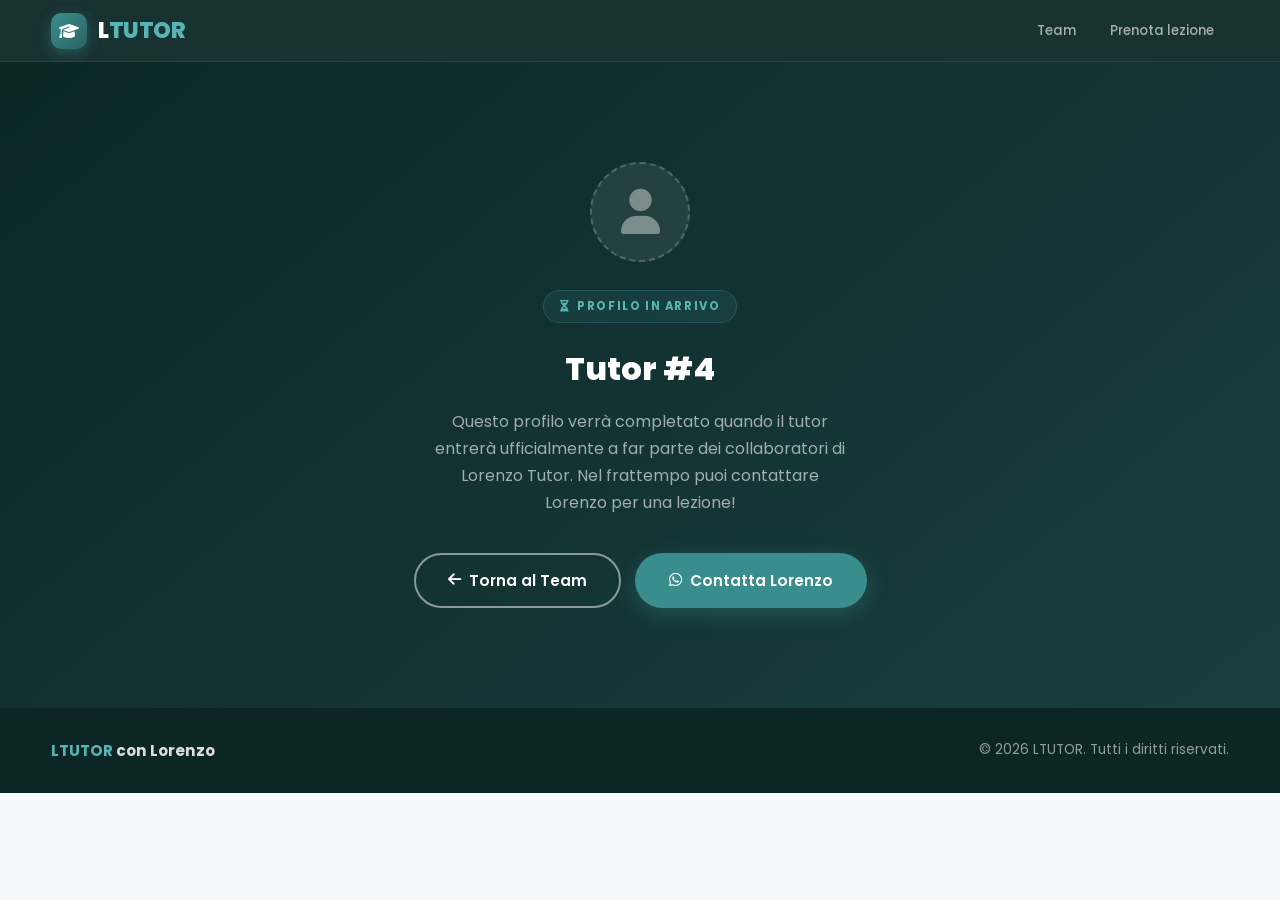
<file: team/tutor4.html>
<!DOCTYPE html>
<html lang="it">
<head>
    <meta charset="UTF-8">
    <meta name="viewport" content="width=device-width, initial-scale=1.0">
    <title>Tutor #4 | Lorenzo Tutor — Prossimamente</title>
    <meta name="description" content="Questo profilo tutor collaboratore è in arrivo. Contattaci per maggiori informazioni sulle lezioni private.">
    <meta property="og:type"        content="website">
    <meta property="og:url"         content="https://ltutor.netlify.app/tutor4.html">
    <meta property="og:title"       content="Tutor #4 | Lorenzo Tutor — Prossimamente">
    <meta property="og:description" content="Profilo del nuovo tutor collaboratore in arrivo su Lorenzo Tutor.">
    <meta property="og:image"       content="https://ltutor.netlify.app/images/postazione.jpg?v=2">
    <meta name="twitter:card"  content="summary_large_image">
    <meta name="twitter:image" content="https://ltutor.netlify.app/images/postazione.jpg?v=2">
    <!-- Umami Analytics -->
    <script defer src="https://cloud.umami.is/script.js" data-website-id="7c07bd4c-2c8f-4913-add2-483f84793d43"></script>
    <link rel="stylesheet" href="https://cdnjs.cloudflare.com/ajax/libs/font-awesome/6.4.0/css/all.min.css">
    <link href="https://fonts.googleapis.com/css2?family=Poppins:wght@300;400;500;600;700;800;900&display=swap" rel="stylesheet">
    <link rel="stylesheet" href="../css/style.css">
    <link rel="icon" href="../images/favicon.png" type="image/png">
</head>
<body>
    <nav class="ltutor-navbar">
        <div class="container">
            <a href="../index.html" class="ltutor-logo">
                <div class="ltutor-logo-icon"><i class="fas fa-graduation-cap"></i></div>
                <span class="ltutor-wordmark"><span class="lt-l">L</span><span class="lt-tutor">TUTOR</span></span>
            </a>
            <nav class="ltutor-nav-links">
                <a href="../index.html#team">Team</a>
                <a href="lorenzo.html#contact" class="nav-cta">Prenota lezione</a>
            </nav>
        </div>
    </nav>

    <section class="placeholder-hero">
        <div class="container">
            <div class="ph-icon"><i class="fas fa-user"></i></div>
            <div class="hero-badge" style="margin:0 auto 20px; display:inline-flex;">
                <i class="fas fa-hourglass-half"></i> Profilo in arrivo
            </div>
            <h1>Tutor #4</h1>
            <p>
                Questo profilo verrà completato quando il tutor entrerà ufficialmente a far parte dei collaboratori di Lorenzo Tutor.
                Nel frattempo puoi contattare Lorenzo per una lezione!
            </p>
            <div style="display:flex; gap:14px; justify-content:center; flex-wrap:wrap;">
                <a href="../index.html" class="btn btn-outline">
                    <i class="fas fa-arrow-left"></i> Torna al Team
                </a>
                <a href="lorenzo.html#contact" class="btn btn-primary">
                    <i class="fab fa-whatsapp"></i> Contatta Lorenzo
                </a>
            </div>
        </div>
    </section>

    <footer class="ltutor-footer">
        <div class="container">
            <div class="footer-brand"><span class="lt-l">L</span><span>TUTOR</span> con Lorenzo</div>
            <span>© <span id="footer-year"></span> LTUTOR. Tutti i diritti riservati.</span>
        </div>
    </footer>
    <script src="../js/script.js"></script>
</body>
</html>
</file>
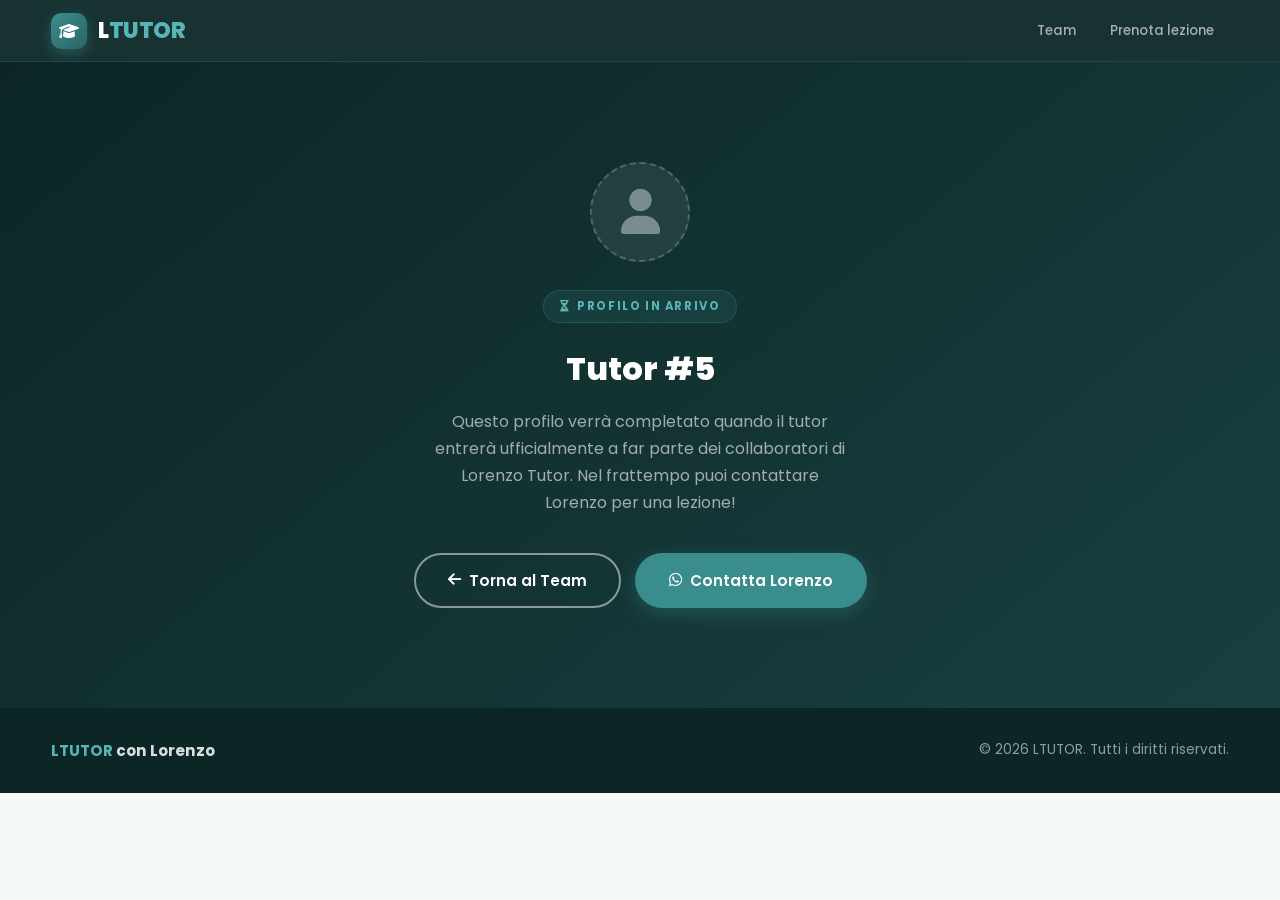
<file: team/tutor5.html>
<!DOCTYPE html>
<html lang="it">
<head>
    <meta charset="UTF-8">
    <meta name="viewport" content="width=device-width, initial-scale=1.0">
    <title>Tutor #5 | Lorenzo Tutor — Prossimamente</title>
    <meta name="description" content="Questo profilo tutor collaboratore è in arrivo. Contattaci per maggiori informazioni sulle lezioni private.">
    <meta property="og:type"        content="website">
    <meta property="og:url"         content="https://ltutor.netlify.app/tutor5.html">
    <meta property="og:title"       content="Tutor #5 | Lorenzo Tutor — Prossimamente">
    <meta property="og:description" content="Profilo del nuovo tutor collaboratore in arrivo su Lorenzo Tutor.">
    <meta property="og:image"       content="https://ltutor.netlify.app/images/postazione.jpg?v=2">
    <meta name="twitter:card"  content="summary_large_image">
    <meta name="twitter:image" content="https://ltutor.netlify.app/images/postazione.jpg?v=2">
    <!-- Umami Analytics -->
    <script defer src="https://cloud.umami.is/script.js" data-website-id="7c07bd4c-2c8f-4913-add2-483f84793d43"></script>
    <link rel="stylesheet" href="https://cdnjs.cloudflare.com/ajax/libs/font-awesome/6.4.0/css/all.min.css">
    <link href="https://fonts.googleapis.com/css2?family=Poppins:wght@300;400;500;600;700;800;900&display=swap" rel="stylesheet">
    <link rel="stylesheet" href="../css/style.css">
    <link rel="icon" href="../images/favicon.png" type="image/png">
</head>
<body>
    <nav class="ltutor-navbar">
        <div class="container">
            <a href="../index.html" class="ltutor-logo">
                <div class="ltutor-logo-icon"><i class="fas fa-graduation-cap"></i></div>
                <span class="ltutor-wordmark"><span class="lt-l">L</span><span class="lt-tutor">TUTOR</span></span>
            </a>
            <nav class="ltutor-nav-links">
                <a href="../index.html#team">Team</a>
                <a href="lorenzo.html#contact" class="nav-cta">Prenota lezione</a>
            </nav>
        </div>
    </nav>

    <section class="placeholder-hero">
        <div class="container">
            <div class="ph-icon"><i class="fas fa-user"></i></div>
            <div class="hero-badge" style="margin:0 auto 20px; display:inline-flex;">
                <i class="fas fa-hourglass-half"></i> Profilo in arrivo
            </div>
            <h1>Tutor #5</h1>
            <p>
                Questo profilo verrà completato quando il tutor entrerà ufficialmente a far parte dei collaboratori di Lorenzo Tutor.
                Nel frattempo puoi contattare Lorenzo per una lezione!
            </p>
            <div style="display:flex; gap:14px; justify-content:center; flex-wrap:wrap;">
                <a href="../index.html" class="btn btn-outline">
                    <i class="fas fa-arrow-left"></i> Torna al Team
                </a>
                <a href="lorenzo.html#contact" class="btn btn-primary">
                    <i class="fab fa-whatsapp"></i> Contatta Lorenzo
                </a>
            </div>
        </div>
    </section>

    <footer class="ltutor-footer">
        <div class="container">
            <div class="footer-brand"><span class="lt-l">L</span><span>TUTOR</span> con Lorenzo</div>
            <span>© <span id="footer-year"></span> LTUTOR. Tutti i diritti riservati.</span>
        </div>
    </footer>
    <script src="../js/script.js"></script>
</body>
</html>
</file>
<file: css/style.css>
/* ================================================================
   LTUTOR — Design System
   Unico file CSS per tutte le pagine del brand
   ================================================================ */

/* ----------------------------------------------------------------
   1. VARIABILI & RESET
   ---------------------------------------------------------------- */
:root {
    --c-dark:        #0c2626;
    --c-dark2:       #1a3f3f;
    --c-mid:         #2d6464;
    --c-accent:      #3a8d8d;
    --c-accent-lt:   #58b5b5;
    --c-bg:          #f5f9f9;
    --c-white:       #ffffff;
    --c-text:        #1e2e2e;
    --c-text-muted:  #5a7878;
    --c-border:      rgba(58,141,141,0.18);

    --radius-sm: 8px;
    --radius-md: 14px;
    --radius-lg: 22px;
    --radius-xl: 32px;

    --shadow-sm: 0 2px 10px rgba(0,0,0,0.07);
    --shadow-md: 0 6px 24px rgba(0,0,0,0.10);
    --shadow-lg: 0 16px 48px rgba(0,0,0,0.13);

    --ease: all 0.28s cubic-bezier(.4,0,.2,1);

    --font: 'Poppins', system-ui, sans-serif;
}

*, *::before, *::after { margin:0; padding:0; box-sizing:border-box; }

html { scroll-behavior: smooth; }

body {
    font-family: var(--font);
    color: var(--c-text);
    background: var(--c-bg);
    line-height: 1.65;
    -webkit-font-smoothing: antialiased;
}

a { color: inherit; text-decoration: none; }

img { max-width: 100%; height: auto; display: block; }

.container {
    width: 92%;
    max-width: 1180px;
    margin: 0 auto;
}

/* ----------------------------------------------------------------
   2. NAVBAR
   ---------------------------------------------------------------- */
.ltutor-navbar {
    position: sticky;
    top: 0;
    z-index: 900;
    background: rgba(12, 38, 38, 0.95);
    backdrop-filter: blur(14px);
    -webkit-backdrop-filter: blur(14px);
    border-bottom: 1px solid rgba(58, 141, 141, 0.25);
    padding: 0;
    height: 62px;
    display: flex;
    align-items: center;
}

.ltutor-navbar .container {
    display: flex;
    align-items: center;
    justify-content: space-between;
    height: 100%;
}

/* Logo */
.ltutor-logo {
    display: flex;
    align-items: center;
    gap: 11px;
    user-select: none;
}

.ltutor-logo-icon {
    width: 36px;
    height: 36px;
    background: linear-gradient(135deg, var(--c-accent), var(--c-mid));
    border-radius: 10px;
    display: flex;
    align-items: center;
    justify-content: center;
    font-size: 1rem;
    color: white;
    box-shadow: 0 4px 14px rgba(58,141,141,0.45);
    flex-shrink: 0;
    transition: var(--ease);
}

.ltutor-logo:hover .ltutor-logo-icon {
    transform: rotate(-6deg) scale(1.05);
}

.ltutor-wordmark {
    font-size: 1.4rem;
    font-weight: 800;
    letter-spacing: -0.5px;
    color: #fff;
    display: flex;
    align-items: baseline;
}

.lt-l  { color: #fff; }
.lt-tutor { color: var(--c-accent-lt); }

/* Nav links */
.ltutor-nav-links {
    display: flex;
    align-items: center;
    gap: 4px;
}

.ltutor-nav-links a {
    color: rgba(255,255,255,0.62);
    font-size: 0.83rem;
    font-weight: 500;
    padding: 7px 15px;
    border-radius: 50px;
    transition: var(--ease);
    white-space: nowrap;
}

.ltutor-nav-links a:hover,
.ltutor-nav-links a.active-page {
    color: #fff;
    background: rgba(58,141,141,0.22);
}

/* ----------------------------------------------------------------
   PREMIUM INTERACTION (Smooth & Unique)
   ---------------------------------------------------------------- */

/* Card Interaction Base */
.tutor-card, .subject-card, .price-card, .cta-card {
    --mag-x: 0px;
    --mag-y: 0px;
    transition: transform 0.4s cubic-bezier(.2,.6,.4,1), 
                box-shadow 0.4s ease, 
                border-color 0.4s ease !important;
}

.tutor-card:hover, .subject-card:hover, .price-card:hover {
    transform: translate(var(--mag-x), calc(var(--mag-y) - 8px)) scale(1.02) !important;
    box-shadow: 0 25px 60px rgba(0,0,0,0.18) !important;
    border-color: var(--c-accent-lt) !important;
}

/* Photo Wrapper Dynamic Ring */
.tutor-photo-wrapper {
    transition: transform 0.5s cubic-bezier(.175, .885, .32, 1.275);
}

.tutor-card:hover .tutor-photo-wrapper {
    transform: scale(1.08) rotate(3deg);
}

.tutor-card:hover .tutor-photo-ring {
    border-color: var(--c-accent);
    box-shadow: 0 0 25px rgba(58,141,141,0.4);
}

/* Buttons Magnetism */
.btn {
    transition: transform 0.35s cubic-bezier(.34, 1.56, .64, 1), 
                box-shadow 0.35s ease, 
                background 0.3s ease;
}

.btn:hover {
    transform: translateY(-4px) scale(1.04);
}

/* Fade-in stagger */
.fade-in {
    opacity: 0;
    transform: translateY(30px) scale(0.96);
    transition: opacity 0.8s ease, transform 0.8s cubic-bezier(.2,.6,.4,1);
}

.fade-in.visible {
    opacity: 1;
    transform: translateY(0) scale(1);
}

/* ----------------------------------------------------------------
   3. NAVBAR CTA
   ---------------------------------------------------------------- */
.nav-cta:hover {
    background: var(--c-accent-lt) !important;
    transform: translateY(-1px);
}

@media (max-width: 620px) {
    .ltutor-nav-links { display: none; }
}

/* ----------------------------------------------------------------
   3. BOTTONI
   ---------------------------------------------------------------- */
.btn {
    display: inline-flex;
    align-items: center;
    gap: 8px;
    padding: 13px 32px;
    border-radius: 50px;
    font-weight: 600;
    font-size: 0.95rem;
    cursor: pointer;
    border: 2px solid transparent;
    transition: var(--ease);
    white-space: nowrap;
}

.btn-primary {
    background: var(--c-accent);
    color: #fff;
    box-shadow: 0 6px 20px rgba(58,141,141,0.35);
}
.btn-primary:hover {
    background: var(--c-accent-lt);
    transform: translateY(-2px);
    box-shadow: 0 10px 28px rgba(58,141,141,0.4);
}

.btn-outline {
    background: transparent;
    border-color: rgba(255,255,255,0.5);
    color: #fff;
}
.btn-outline:hover {
    background: rgba(255,255,255,0.1);
    border-color: #fff;
    transform: translateY(-2px);
}

.btn-ghost {
    background: transparent;
    color: var(--c-accent);
    border-color: var(--c-accent);
}
.btn-ghost:hover {
    background: var(--c-accent);
    color: #fff;
    transform: translateY(-2px);
}

/* ----------------------------------------------------------------
   4. SEZIONI GENERICHE
   ---------------------------------------------------------------- */
.section {
    padding: 90px 0;
}

.section-tag {
    display: inline-flex;
    align-items: center;
    gap: 7px;
    font-size: 0.74rem;
    font-weight: 700;
    letter-spacing: 1.4px;
    text-transform: uppercase;
    color: var(--c-accent);
    background: rgba(58,141,141,0.1);
    border: 1px solid rgba(58,141,141,0.2);
    padding: 5px 14px;
    border-radius: 50px;
    margin-bottom: 16px;
}

.section-title {
    font-size: clamp(1.8rem, 4vw, 2.6rem);
    font-weight: 800;
    color: var(--c-dark);
    line-height: 1.15;
    margin-bottom: 14px;
}

.section-subtitle {
    font-size: 1.05rem;
    color: var(--c-text-muted);
    max-width: 600px;
    margin: 0 auto;
    text-align: center;
    line-height: 1.7;
}

.section-header {
    text-align: center;
    margin-bottom: 60px;
}

/* Decorative underline */
.underline-accent {
    position: relative;
    display: inline-block;
}
.underline-accent::after {
    content: '';
    position: absolute;
    bottom: -4px;
    left: 0;
    width: 100%;
    height: 3px;
    background: linear-gradient(90deg, var(--c-accent), var(--c-accent-lt));
    border-radius: 2px;
}

.bg-dark { background: var(--c-dark); }
.bg-dark2 { background: var(--c-dark2); }
.bg-light { background: var(--c-bg); }
.bg-white { background: var(--c-white); }

/* ----------------------------------------------------------------
   5. FOOTER
   ---------------------------------------------------------------- */
.ltutor-footer {
    background: var(--c-dark);
    color: rgba(255,255,255,0.55);
    padding: 30px 0;
    font-size: 0.85rem;
}

.ltutor-footer .container {
    display: flex;
    align-items: center;
    justify-content: space-between;
    flex-wrap: wrap;
    gap: 12px;
}

.footer-brand {
    font-weight: 700;
    color: rgba(255,255,255,0.85);
    font-size: 0.95rem;
}

.footer-brand span { color: var(--c-accent-lt); }

/* ----------------------------------------------------------------
   6. HOME — HERO
   ---------------------------------------------------------------- */
.hero {
    background: linear-gradient(140deg, var(--c-dark) 0%, var(--c-dark2) 60%, #1e5050 100%);
    color: white;
    padding: 100px 0 90px;
    position: relative;
    overflow: hidden;
}

.hero::before {
    content: '';
    position: absolute;
    top: -80px;
    right: -80px;
    width: 420px;
    height: 420px;
    background: radial-gradient(circle, rgba(58,141,141,0.18) 0%, transparent 70%);
    pointer-events: none;
}

.hero::after {
    content: '';
    position: absolute;
    bottom: -60px;
    left: -60px;
    width: 320px;
    height: 320px;
    background: radial-gradient(circle, rgba(58,141,141,0.10) 0%, transparent 70%);
    pointer-events: none;
}

.hero-inner {
    position: relative;
    z-index: 1;
    display: flex;
    align-items: center;
    justify-content: space-between;
    gap: 60px;
    flex-wrap: wrap;
}

.hero-text { flex: 1; min-width: 300px; }

.hero-badge {
    display: inline-flex;
    align-items: center;
    gap: 7px;
    font-size: 0.72rem;
    font-weight: 700;
    letter-spacing: 1.6px;
    text-transform: uppercase;
    color: var(--c-accent-lt);
    background: rgba(58,141,141,0.15);
    border: 1px solid rgba(58,141,141,0.3);
    padding: 6px 16px;
    border-radius: 50px;
    margin-bottom: 22px;
}

.hero h1 {
    font-size: clamp(2.4rem, 5.5vw, 3.8rem);
    font-weight: 900;
    line-height: 1.08;
    margin-bottom: 22px;
    letter-spacing: -1px;
}

.hero h1 em {
    font-style: normal;
    background: linear-gradient(90deg, var(--c-accent-lt), #9de8e8);
    -webkit-background-clip: text;
    -webkit-text-fill-color: transparent;
    background-clip: text;
}

.hero-desc {
    font-size: 1.1rem;
    color: rgba(255,255,255,0.72);
    max-width: 500px;
    margin-bottom: 36px;
    line-height: 1.75;
}

.hero-actions {
    display: flex;
    gap: 14px;
    flex-wrap: wrap;
    align-items: center;
}

/* Float animation keyframes */
@keyframes float {
    0% { transform: translateY(0px) rotate(0deg); }
    50% { transform: translateY(-16px) rotate(0.8deg); }
    100% { transform: translateY(0px) rotate(0deg); }
}

/* Float applied to visual elements */
.hero-img-card, .profile-avatar-wrap, .coordinator-badge {
    animation: float 6s ease-in-out infinite;
}

/* Staggered Reveal Logic */
.hero-inner > div {
    animation: reveal-up 0.8s cubic-bezier(0.19, 1, 0.22, 1) forwards;
}

@keyframes reveal-up {
    0% { opacity: 0; transform: translateY(40px); }
    100% { opacity: 1; transform: translateY(0); }
}

/* Card States */
.tutor-card, .subject-card, .price-card {
    transition: transform 0.4s cubic-bezier(0.34, 1.56, 0.64, 1), 
                box-shadow 0.4s ease-out, 
                border-color 0.4s ease !important;
}

.tutor-card:hover, .subject-card:hover, .price-card:hover {
    transform: translateY(-12px) scale(1.02) !important;
}

/* Hero visual side */
.hero-visual {
    flex: 0 0 auto;
    display: flex;
    flex-direction: column;
    align-items: center;
    gap: 16px;
}

.hero-img-card {
    position: relative;
    border-radius: var(--radius-lg);
    overflow: hidden;
    box-shadow: 0 24px 72px rgba(0,0,0,0.35);
    width: 280px;
    height: 320px;
}

.hero-img-card img {
    width: 100%;
    height: 100%;
    object-fit: cover;
    display: block;
}

.hero-img-badge {
    position: absolute;
    bottom: 16px;
    left: 16px;
    right: 16px;
    background: rgba(12,38,38,0.88);
    backdrop-filter: blur(8px);
    border-radius: var(--radius-sm);
    padding: 12px 16px;
    color: #fff;
    font-size: 0.8rem;
    font-weight: 600;
}

.hero-img-badge small {
    display: block;
    font-weight: 400;
    color: rgba(255,255,255,0.6);
    font-size: 0.72rem;
    margin-top: 2px;
}

@media (max-width: 860px) {
    .hero-visual { display: none; }
    .hero { padding: 80px 0 70px; }
}

/* ----------------------------------------------------------------
   7. HOME — TEAM GRID
   ---------------------------------------------------------------- */
.team-section {
    padding: 90px 0;
    background: var(--c-white);
}

.tutors-grid {
    display: grid;
    grid-template-columns: repeat(auto-fill, minmax(210px, 1fr));
    gap: 24px;
    margin-top: 14px;
}

/* Card base */
.tutor-card {
    background: var(--c-white);
    border-radius: var(--radius-lg);
    padding: 34px 20px 28px;
    text-align: center;
    box-shadow: var(--shadow-sm);
    border: 2px solid transparent;
    transition: var(--ease);
    position: relative;
    text-decoration: none;
    color: inherit;
    display: flex;
    flex-direction: column;
    align-items: center;
    gap: 14px;
    opacity: 0;
    transform: translateY(20px);
}

.tutor-card.visible {
    opacity: 1;
    transform: translateY(0);
    transition: opacity 0.45s ease, transform 0.45s ease, box-shadow 0.28s ease, border-color 0.28s ease, background 0.28s ease;
}

/* Card attiva — tutor con profilo */
.tutor-card.active {
    border-color: var(--c-border);
    background: linear-gradient(160deg, #fff 55%, rgba(58,141,141,0.05));
    cursor: pointer;
}

.tutor-card.active:hover {
    transform: translateY(-8px);
    box-shadow: var(--shadow-lg);
    border-color: var(--c-accent);
}

/* Card TBD */
.tutor-card.tbd {
    border: 2px dashed #ccd8d8;
    background: #fafefe;
    opacity: 0;
}

.tutor-card.tbd.visible { opacity: 0.72; }

.tutor-card.tbd:hover {
    opacity: 0.9;
    border-color: var(--c-text-muted);
    transform: scale(1.02);
}

/* Badge coordinatore */
.coordinator-badge {
    position: absolute;
    top: -14px;
    left: 50%;
    transform: translateX(-50%);
    background: linear-gradient(90deg, var(--c-dark), var(--c-accent));
    color: white;
    font-size: 0.7rem;
    font-weight: 700;
    padding: 5px 16px;
    border-radius: 50px;
    letter-spacing: 0.6px;
    white-space: nowrap;
    box-shadow: 0 4px 14px rgba(26,58,58,0.32);
    text-transform: uppercase;
}
.coordinator-badge i { margin-right: 5px; }

/* Foto profilo */
.tutor-photo-wrapper {
    position: relative;
    width: 108px;
    height: 108px;
    flex-shrink: 0;
}

.tutor-photo-ring {
    position: absolute;
    inset: -5px;
    border-radius: 50%;
    border: 3px solid transparent;
    border-top-color: var(--c-accent);
    border-right-color: var(--c-accent-lt);
    animation: spinRing 8s linear infinite;
}

.tbd-ring {
    border-top-color: #c4d5d5;
    border-right-color: #dde8e8;
    animation-duration: 16s;
}

@keyframes spinRing { to { transform: rotate(360deg); } }

.tutor-photo {
    width: 108px;
    height: 108px;
    border-radius: 50%;
    object-fit: cover;
    border: 4px solid white;
    box-shadow: 0 4px 16px rgba(0,0,0,0.12);
    display: block;
    transition: transform 0.3s ease;
}

.tutor-card.active:hover .tutor-photo { transform: scale(1.06); }

.tutor-photo-empty {
    width: 108px;
    height: 108px;
    border-radius: 50%;
    background: linear-gradient(135deg, #e0ecec, #cce0e0);
    border: 4px solid white;
    box-shadow: 0 4px 14px rgba(0,0,0,0.07);
    display: flex;
    align-items: center;
    justify-content: center;
    font-size: 2rem;
    color: #9abbbb;
}

/* Availability dot */
.availability-dot {
    position: absolute;
    bottom: 5px;
    right: 5px;
    width: 16px;
    height: 16px;
    border-radius: 50%;
    border: 2.5px solid white;
    box-shadow: 0 2px 6px rgba(0,0,0,0.15);
}

.availability-dot.available {
    background: #22c55e;
    animation: pulseGreen 2.2s infinite;
}

.availability-dot.coming-soon { background: #f59e0b; }

@keyframes pulseGreen {
    0%, 100% { box-shadow: 0 0 0 0 rgba(34,197,94,0.45), 0 2px 6px rgba(0,0,0,0.15); }
    50%       { box-shadow: 0 0 0 7px rgba(34,197,94,0), 0 2px 6px rgba(0,0,0,0.15); }
}

/* Info tutor */
.tutor-info {
    display: flex;
    flex-direction: column;
    align-items: center;
    gap: 6px;
    width: 100%;
}

.tutor-name {
    font-size: 1.15rem;
    font-weight: 700;
    color: var(--c-dark);
    margin: 0;
}

.tbd-name { color: #a0b8b8; }

.tutor-title {
    font-size: 0.78rem;
    color: var(--c-text-muted);
    font-weight: 400;
    margin: 0;
}

.tutor-tags {
    display: flex;
    flex-wrap: wrap;
    justify-content: center;
    gap: 5px;
    margin-top: 4px;
}

.tutor-tags span {
    background: rgba(58,141,141,0.08);
    color: var(--c-mid);
    border: 1px solid rgba(58,141,141,0.18);
    padding: 3px 10px;
    border-radius: 50px;
    font-size: 0.67rem;
    font-weight: 600;
}

.tutor-cta {
    margin-top: 8px;
    font-size: 0.84rem;
    font-weight: 600;
    color: var(--c-accent);
    display: flex;
    align-items: center;
    gap: 7px;
    transition: gap 0.2s ease;
}
.tutor-card.active:hover .tutor-cta { gap: 13px; }
.tutor-cta i { transition: transform 0.2s ease; }
.tutor-card.active:hover .tutor-cta i { transform: translateX(4px); }

.tbd-label {
    font-size: 0.75rem;
    color: #a8c4c4;
    font-style: italic;
    margin-top: 4px;
}
.tbd-label i { margin-right: 4px; }

/* Tooltip TBD */
.tbd-tooltip {
    position: absolute;
    bottom: calc(100% + 10px);
    left: 50%;
    transform: translateX(-50%) translateY(8px);
    background: var(--c-dark);
    color: white;
    padding: 7px 14px;
    border-radius: var(--radius-sm);
    font-size: 0.76rem;
    white-space: nowrap;
    opacity: 0;
    pointer-events: none;
    transition: all 0.22s ease;
    z-index: 10;
}
.tbd-tooltip::after {
    content: '';
    position: absolute;
    top: 100%; left: 50%;
    transform: translateX(-50%);
    border: 6px solid transparent;
    border-top-color: var(--c-dark);
}
.tbd-tooltip.show { opacity: 1; transform: translateX(-50%) translateY(0); }

@keyframes shake {
    0%, 100% { transform: scale(1.02) translateX(0); }
    25%       { transform: scale(1.02) translateX(-5px); }
    75%       { transform: scale(1.02) translateX(5px); }
}
.tutor-card.shake { animation: shake 0.35s ease; }

/* Responsive team grid */
@media (max-width: 768px) {
    .tutors-grid { grid-template-columns: repeat(auto-fill, minmax(155px, 1fr)); gap: 16px; }
    .tutor-card { padding: 28px 14px 22px; }
    .tutor-photo-wrapper, .tutor-photo, .tutor-photo-empty { width: 88px; height: 88px; }
    .tutor-photo-empty { font-size: 1.6rem; }
}

/* Join section responsive */
@media (max-width: 820px) {
    #join > .container > div {
        grid-template-columns: 1fr !important;
    }
}

/* ----------------------------------------------------------------
   8. FEATURE CARDS (pillars / vantaggi)
   ---------------------------------------------------------------- */
.features-grid {
    display: grid;
    grid-template-columns: repeat(auto-fit, minmax(280px, 1fr));
    gap: 28px;
}

.feature-card {
    background: var(--c-white);
    border: 1px solid var(--c-border);
    border-radius: var(--radius-md);
    padding: 34px 28px;
    transition: var(--ease);
}
.feature-card:hover {
    transform: translateY(-6px);
    box-shadow: var(--shadow-md);
    border-color: var(--c-accent);
}

.feature-icon {
    width: 54px;
    height: 54px;
    background: linear-gradient(135deg, rgba(58,141,141,0.12), rgba(58,141,141,0.06));
    border: 1px solid rgba(58,141,141,0.2);
    border-radius: var(--radius-sm);
    display: flex;
    align-items: center;
    justify-content: center;
    font-size: 1.5rem;
    color: var(--c-accent);
    margin-bottom: 20px;
}

.feature-card h3 {
    font-size: 1.1rem;
    font-weight: 700;
    color: var(--c-dark);
    margin-bottom: 10px;
}

.feature-card p {
    font-size: 0.92rem;
    color: var(--c-text-muted);
    line-height: 1.7;
}

/* ----------------------------------------------------------------
   9. PROFILO TUTOR (lorenzo.html & placeholder)
   ---------------------------------------------------------------- */

/* Hero profilo */
.profile-hero {
    background: linear-gradient(140deg, var(--c-dark) 0%, var(--c-dark2) 55%, #1a5050 100%);
    color: white;
    padding: 80px 0 90px;
    position: relative;
    overflow: hidden;
}

.profile-hero::before {
    content: '';
    position: absolute;
    top: -100px; right: -100px;
    width: 450px; height: 450px;
    background: radial-gradient(circle, rgba(58,141,141,0.15) 0%, transparent 70%);
    pointer-events: none;
}

.profile-inner {
    position: relative;
    z-index: 1;
    display: flex;
    align-items: flex-start;
    gap: 50px;
    flex-wrap: wrap;
}

.profile-avatar-wrap {
    flex-shrink: 0;
    position: relative;
}

.profile-avatar {
    width: 160px;
    height: 160px;
    border-radius: 50%;
    object-fit: cover;
    border: 5px solid rgba(255,255,255,0.18);
    box-shadow: 0 10px 40px rgba(0,0,0,0.3);
}

.profile-avatar-ring {
    position: absolute;
    inset: -9px;
    border-radius: 50%;
    border: 3px solid transparent;
    border-top-color: var(--c-accent-lt);
    border-right-color: var(--c-accent);
    animation: spinRing 7s linear infinite;
}

.coordinator-pill {
    position: absolute;
    bottom: -10px;
    left: 50%;
    transform: translateX(-50%);
    background: linear-gradient(90deg, var(--c-mid), var(--c-accent));
    color: #fff;
    font-size: 0.68rem;
    font-weight: 700;
    letter-spacing: 0.8px;
    text-transform: uppercase;
    padding: 5px 16px;
    border-radius: 50px;
    white-space: nowrap;
    box-shadow: 0 4px 14px rgba(0,0,0,0.25);
}
.coordinator-pill i { margin-right: 4px; }

.profile-text { flex: 1; min-width: 280px; }

.profile-text h1 {
    font-size: clamp(2rem, 4.5vw, 3rem);
    font-weight: 900;
    letter-spacing: -0.5px;
    line-height: 1.1;
    margin-bottom: 8px;
}

.profile-text h1 span { color: var(--c-accent-lt); }

.profile-role {
    font-size: 1rem;
    color: rgba(255,255,255,0.6);
    font-weight: 400;
    margin-bottom: 20px;
}

.profile-tags {
    display: flex;
    flex-wrap: wrap;
    gap: 8px;
    margin-bottom: 28px;
}

.profile-tag {
    background: rgba(255,255,255,0.1);
    border: 1px solid rgba(255,255,255,0.2);
    border-radius: 50px;
    padding: 5px 14px;
    font-size: 0.78rem;
    font-weight: 500;
    color: rgba(255,255,255,0.85);
}
.profile-tag i { margin-right: 5px; opacity: 0.75; }

.profile-actions { display: flex; gap: 12px; flex-wrap: wrap; }

@media (max-width: 640px) {
    .profile-inner { align-items: center; flex-direction: column; text-align: center; }
    .profile-actions { justify-content: center; }
    .profile-tags { justify-content: center; }
}

/* ----------------------------------------------------------------
   10. ABOUT SECTION
   ---------------------------------------------------------------- */
.about-grid {
    display: grid;
    grid-template-columns: 1fr 1fr;
    gap: 60px;
    align-items: center;
}

@media (max-width: 820px) {
    .about-grid { grid-template-columns: 1fr; gap: 36px; }
}

.about-text p {
    font-size: 1.02rem;
    color: var(--c-text-muted);
    line-height: 1.8;
    margin-bottom: 18px;
}

.about-text p strong { color: var(--c-dark); font-weight: 600; }

.about-img {
    border-radius: var(--radius-lg);
    overflow: hidden;
    box-shadow: var(--shadow-lg);
}
.about-img img {
    width: 100%;
    height: 340px;
    object-fit: cover;
    transition: transform 0.4s ease;
}
.about-img:hover img { transform: scale(1.03); }

/* Info chips */
.info-chips {
    display: flex;
    flex-wrap: wrap;
    gap: 10px;
    margin-top: 28px;
}
.info-chip {
    display: flex;
    align-items: center;
    gap: 8px;
    background: rgba(58,141,141,0.08);
    border: 1px solid rgba(58,141,141,0.18);
    border-radius: 50px;
    padding: 7px 16px;
    font-size: 0.82rem;
    font-weight: 500;
    color: var(--c-mid);
}
.info-chip i { color: var(--c-accent); }

/* ----------------------------------------------------------------
   11. MATERIE / SUBJECTS
   ---------------------------------------------------------------- */
.subjects-grid {
    display: grid;
    grid-template-columns: repeat(auto-fit, minmax(260px, 1fr));
    gap: 22px;
}

.subject-card {
    background: var(--c-white);
    border: 1px solid var(--c-border);
    border-radius: var(--radius-md);
    padding: 28px 24px;
    display: flex;
    gap: 18px;
    align-items: flex-start;
    transition: var(--ease);
}
.subject-card:hover {
    transform: translateY(-4px);
    box-shadow: var(--shadow-md);
    border-color: var(--c-accent);
}

.subject-icon {
    width: 48px;
    height: 48px;
    border-radius: var(--radius-sm);
    background: linear-gradient(135deg, var(--c-accent), var(--c-mid));
    display: flex;
    align-items: center;
    justify-content: center;
    font-size: 1.3rem;
    color: white;
    flex-shrink: 0;
    box-shadow: 0 4px 14px rgba(58,141,141,0.3);
}

.subject-info h3 {
    font-size: 1rem;
    font-weight: 700;
    color: var(--c-dark);
    margin-bottom: 6px;
}
.subject-info p {
    font-size: 0.85rem;
    color: var(--c-text-muted);
    line-height: 1.6;
}

/* ----------------------------------------------------------------
   12. GALLERIA
   ---------------------------------------------------------------- */
.gallery-grid {
    display: grid;
    grid-template-columns: repeat(auto-fill, minmax(280px, 1fr));
    gap: 20px;
}

.gallery-item {
    position: relative;
    border-radius: var(--radius-md);
    overflow: hidden;
    box-shadow: var(--shadow-sm);
    cursor: pointer;
    background: #e8f0f0;
    aspect-ratio: 4/3;
}

.gallery-item img {
    width: 100%;
    height: 100%;
    object-fit: cover;
    transition: transform 0.35s ease;
    display: block;
}

.gallery-item:hover img { transform: scale(1.07); }

.gallery-overlay {
    position: absolute;
    inset: 0;
    background: linear-gradient(to top, rgba(12,38,38,0.7) 0%, transparent 60%);
    display: flex;
    align-items: flex-end;
    padding: 16px;
    opacity: 0;
    transition: opacity 0.28s ease;
}
.gallery-item:hover .gallery-overlay { opacity: 1; }

.gallery-overlay p {
    color: white;
    font-size: 0.85rem;
    font-weight: 600;
}

/* Lightbox */
.lightbox {
    display: none;
    position: fixed;
    inset: 0;
    z-index: 2000;
    background: rgba(0,0,0,0.92);
    align-items: center;
    justify-content: center;
    padding: 20px;
}
.lightbox.show { display: flex; }

.lightbox-content {
    max-width: 90vw;
    max-height: 88vh;
    object-fit: contain;
    border-radius: var(--radius-sm);
}

.lightbox-close {
    position: absolute;
    top: 20px; right: 28px;
    color: white;
    font-size: 2.2rem;
    cursor: pointer;
    opacity: 0.75;
    transition: opacity 0.2s;
    line-height: 1;
}
.lightbox-close:hover { opacity: 1; }

.lightbox-nav {
    position: absolute;
    top: 50%;
    transform: translateY(-50%);
    color: white;
    font-size: 2.8rem;
    cursor: pointer;
    opacity: 0.6;
    transition: opacity 0.2s;
    padding: 0 18px;
    user-select: none;
}
.lightbox-nav:hover { opacity: 1; }
.lightbox-nav.prev { left: 0; }
.lightbox-nav.next { right: 0; }

/* ----------------------------------------------------------------
   13. CONTATTI
   ---------------------------------------------------------------- */
.contact-grid {
    display: grid;
    grid-template-columns: 1fr 1fr;
    gap: 50px;
    align-items: start;
}

@media (max-width: 760px) {
    .contact-grid { grid-template-columns: 1fr; }
}

.contact-block h3 {
    font-size: 1.5rem;
    font-weight: 700;
    color: var(--c-dark);
    margin-bottom: 8px;
}
.contact-block p {
    color: var(--c-text-muted);
    margin-bottom: 28px;
    font-size: 0.95rem;
}

.contact-links {
    display: flex;
    flex-direction: column;
    gap: 14px;
}

.contact-link {
    display: flex;
    align-items: center;
    gap: 16px;
    background: var(--c-white);
    border: 1px solid var(--c-border);
    border-radius: var(--radius-md);
    padding: 16px 20px;
    text-decoration: none;
    color: var(--c-text);
    transition: var(--ease);
}
.contact-link:hover {
    border-color: var(--c-accent);
    box-shadow: var(--shadow-sm);
    transform: translateX(4px);
}

.contact-link-icon {
    width: 44px;
    height: 44px;
    border-radius: var(--radius-sm);
    display: flex;
    align-items: center;
    justify-content: center;
    font-size: 1.2rem;
    flex-shrink: 0;
}

.icon-phone  { background: rgba(34,197,94,0.1); color: #16a34a; }
.icon-wa     { background: rgba(37,211,102,0.12); color: #25d366; }
.icon-place  { background: rgba(58,141,141,0.1); color: var(--c-accent); }

.contact-link-text strong {
    display: block;
    font-weight: 600;
    font-size: 0.95rem;
    margin-bottom: 2px;
}
.contact-link-text span {
    font-size: 0.8rem;
    color: var(--c-text-muted);
}

/* CTA card */
.cta-card {
    background: linear-gradient(135deg, var(--c-dark) 0%, var(--c-dark2) 100%);
    border-radius: var(--radius-lg);
    padding: 40px 36px;
    color: white;
    position: relative;
    overflow: hidden;
}
.cta-card::before {
    content: '';
    position: absolute;
    top: -50px; right: -50px;
    width: 220px; height: 220px;
    background: radial-gradient(circle, rgba(58,141,141,0.22) 0%, transparent 70%);
    pointer-events: none;
}
.cta-card h3 {
    font-size: 1.55rem;
    font-weight: 800;
    margin-bottom: 10px;
    position: relative;
}
.cta-card p {
    color: rgba(255,255,255,0.65);
    margin-bottom: 28px;
    font-size: 0.95rem;
    line-height: 1.7;
    position: relative;
}
.cta-card .btn { position: relative; }

/* ----------------------------------------------------------------
   RESPONSIVE NAVIGATION (Premium Mobile Experience)
   ---------------------------------------------------------------- */
.navbar-inner {
    display: flex;
    justify-content: space-between;
    align-items: center;
}

.desktop-only { display: flex; }
.mobile-toggle { display: none; }

.mobile-toggle {
    display: none;
    flex-direction: column;
    justify-content: center;
    gap: 5px;
    width: 32px;
    height: 32px;
    background: transparent;
    border: none;
    cursor: pointer;
    z-index: 2000;
    transition: var(--ease);
}

.mobile-toggle span {
    display: block;
    width: 24px;
    height: 2px;
    background: #fff;
    border-radius: 2px;
    transition: var(--ease);
}

.mobile-toggle.active span:nth-child(1) { transform: translateY(3.5px) rotate(45deg); }
.mobile-toggle.active span:nth-child(2) { transform: translateY(-3.5px) rotate(-45deg); }

/* Overlay Mobile */
.mobile-nav {
    position: fixed;
    top: 0; right: -100%;
    width: 280px;
    height: 100vh;
    background: rgba(10, 24, 24, 0.96);
    backdrop-filter: blur(12px);
    z-index: 1500;
    padding: 100px 30px;
    transition: 0.5s cubic-bezier(.2,.6,.4,1);
    box-shadow: -10px 0 40px rgba(0,0,0,0.3);
}

.mobile-nav.active { right: 0; }

.mobile-nav-inner {
    display: flex;
    flex-direction: column;
    gap: 20px;
}

.mobile-nav-link {
    color: rgba(255,255,255,0.7);
    font-size: 1.4rem;
    font-weight: 700;
    text-decoration: none;
    transition: var(--ease);
}

.mobile-nav-link:hover, .mobile-nav-link.active {
    color: var(--c-accent-lt);
    padding-left: 10px;
}

.mobile-nav-link.cta {
    background: var(--c-accent);
    color: white;
    padding: 15px;
    border-radius: 12px;
    text-align: center;
    margin-top: 20px;
    font-size: 1.1rem;
}

@media (max-width: 1024px) {
    .desktop-only { display: none; }
    .mobile-toggle { display: flex; }
}

@media (max-width: 600px) {
    .hero { padding: 80px 0 60px; }
    .hero-inner { flex-direction: column; text-align: center; }
    .hero-description { margin: 0 auto 30px; }
    .hero-actions { justify-content: center; }
}

/* Cleanup for simplified collab section */
#join .btn-ghost:hover {
    background: var(--c-accent);
    color: white !important;
    border-color: var(--c-accent) !important;
}

/* ----------------------------------------------------------------
   14. PLACEHOLDER TUTOR (coming soon)
   ---------------------------------------------------------------- */
.placeholder-hero {
    background: linear-gradient(140deg, var(--c-dark) 0%, var(--c-dark2) 100%);
    color: white;
    padding: 100px 0;
    text-align: center;
}

.placeholder-hero .ph-icon {
    width: 100px;
    height: 100px;
    border-radius: 50%;
    background: rgba(255,255,255,0.08);
    border: 2px dashed rgba(255,255,255,0.2);
    display: flex;
    align-items: center;
    justify-content: center;
    font-size: 2.8rem;
    color: rgba(255,255,255,0.4);
    margin: 0 auto 28px;
}

.placeholder-hero h1 {
    font-size: 2rem;
    font-weight: 800;
    margin-bottom: 12px;
}
.placeholder-hero p {
    color: rgba(255,255,255,0.6);
    max-width: 420px;
    margin: 0 auto 36px;
    line-height: 1.7;
}

/* ----------------------------------------------------------------
   15. LEZIONE PRICING CARDS
   ---------------------------------------------------------------- */
.pricing-cards {
    display: grid;
    grid-template-columns: repeat(auto-fit, minmax(240px, 1fr));
    gap: 24px;
}

.pricing-card {
    background: var(--c-white);
    border: 1px solid var(--c-border);
    border-radius: var(--radius-md);
    padding: 32px 26px;
    text-align: center;
    transition: var(--ease);
}
.pricing-card:hover {
    transform: translateY(-6px);
    box-shadow: var(--shadow-md);
    border-color: var(--c-accent);
}
.pricing-card.featured {
    border: 2px solid var(--c-accent);
    background: linear-gradient(160deg, #fff 60%, rgba(58,141,141,0.05));
    box-shadow: 0 8px 32px rgba(58,141,141,0.15);
}

.pricing-card i {
    font-size: 2.2rem;
    color: var(--c-accent);
    margin-bottom: 14px;
    display: block;
}
.pricing-card h3 {
    font-size: 1.1rem;
    font-weight: 700;
    color: var(--c-dark);
    margin-bottom: 10px;
}
.pricing-card p {
    font-size: 0.88rem;
    color: var(--c-text-muted);
    line-height: 1.65;
}

/* ----------------------------------------------------------------
   16. UTILITIES
   ---------------------------------------------------------------- */
.text-center { text-align: center; }
.text-muted   { color: var(--c-text-muted); }
.mt-8  { margin-top: 8px; }
.mt-16 { margin-top: 16px; }
.mt-24 { margin-top: 24px; }
.mt-40 { margin-top: 40px; }
.mb-40 { margin-bottom: 40px; }

/* ----------------------------------------------------------------
   17. ANIMAZIONI SCROLL
   ---------------------------------------------------------------- */
.fade-in {
    opacity: 0;
    transform: translateY(18px);
    transition: opacity 0.5s ease, transform 0.5s ease;
}
.fade-in.visible {
    opacity: 1;
    transform: translateY(0);
}

/* Divider */
.divider {
    width: 60px;
    height: 3px;
    background: linear-gradient(90deg, var(--c-accent), var(--c-accent-lt));
    border-radius: 2px;
    margin: 0 auto 28px;
}
</file>
